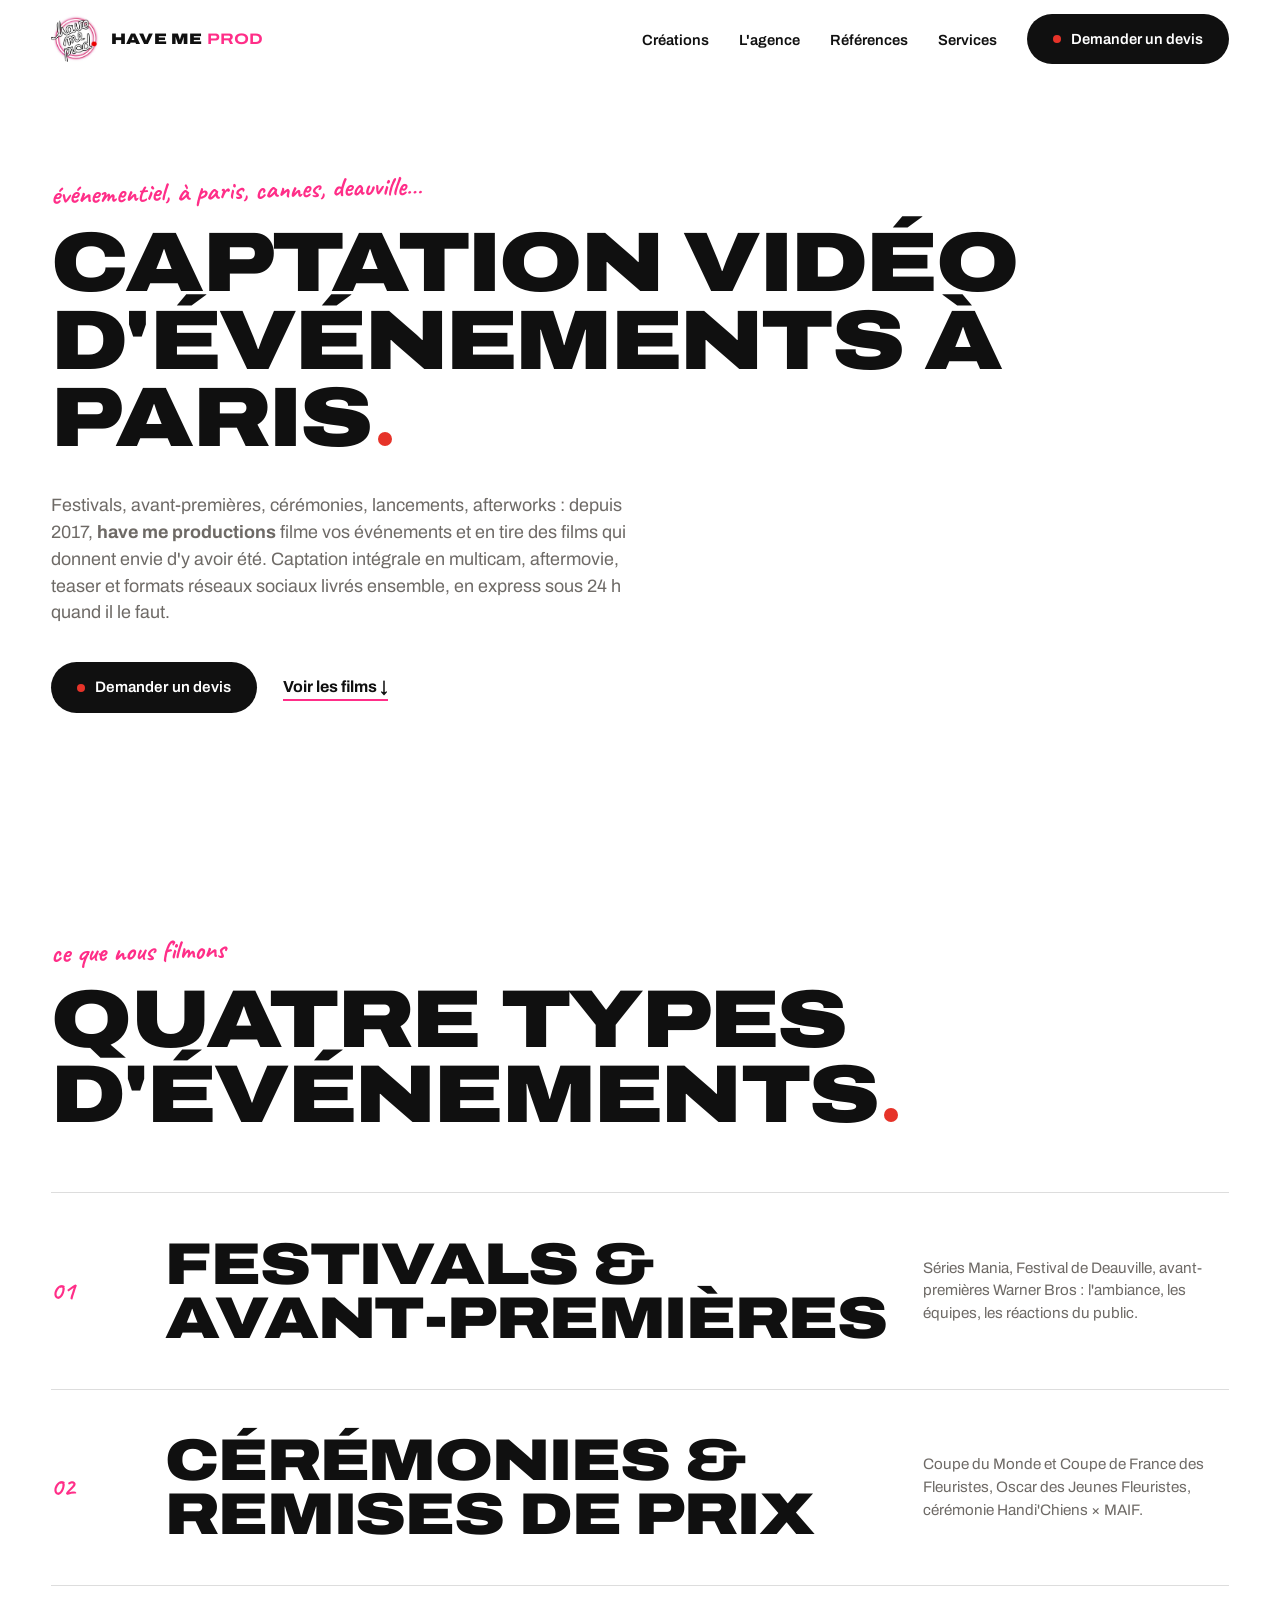
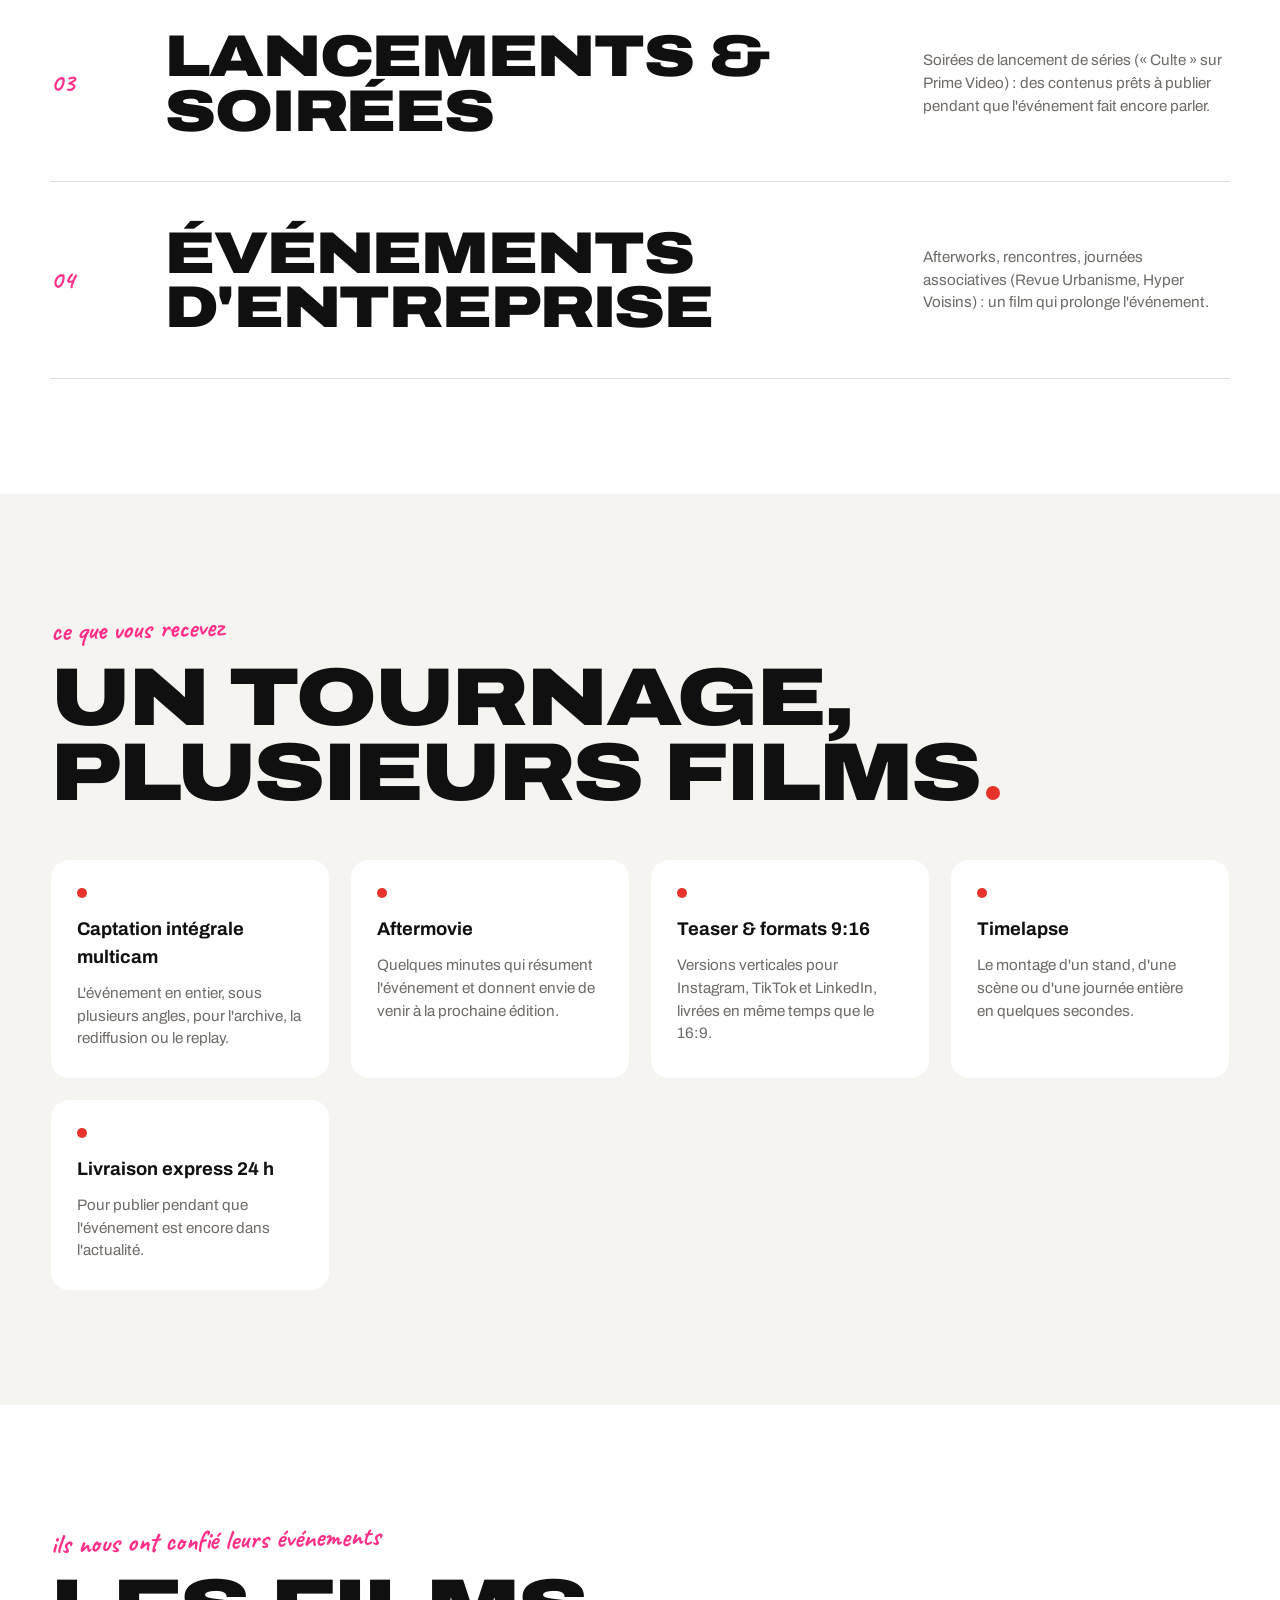
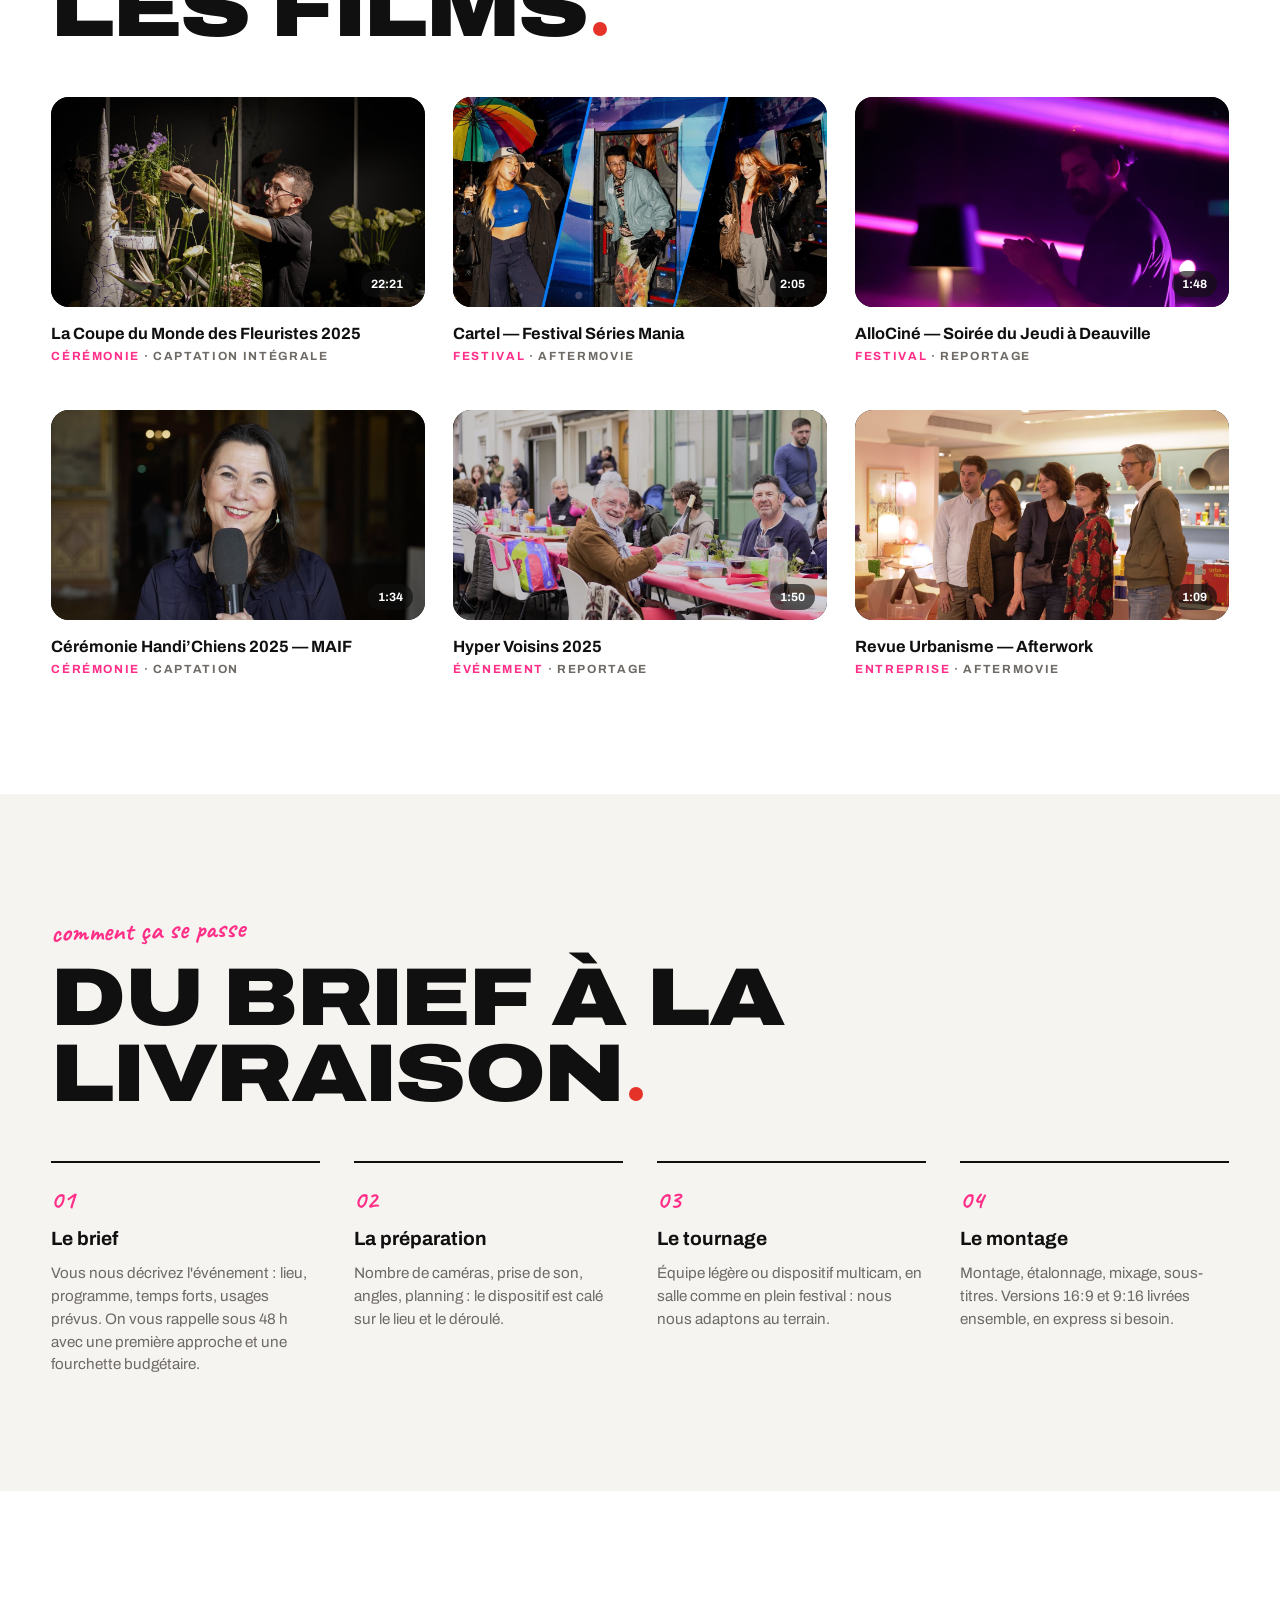
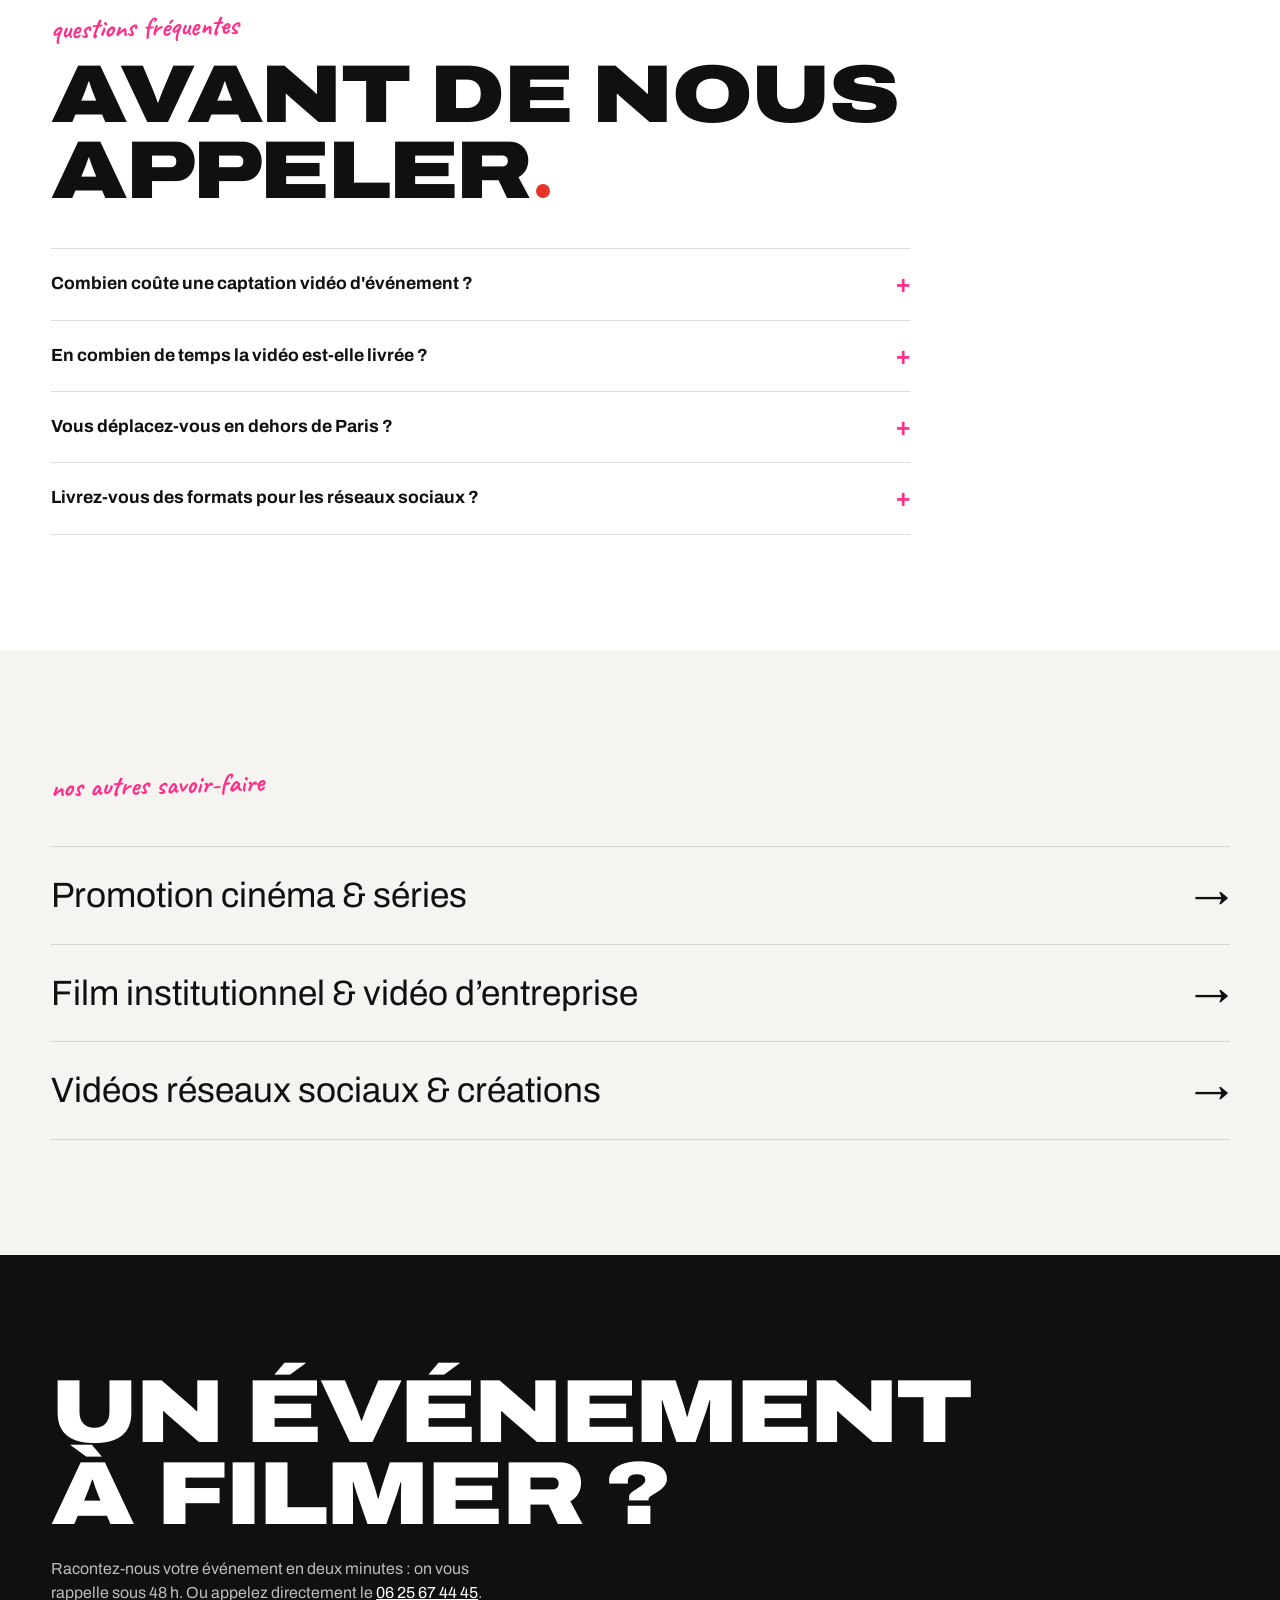
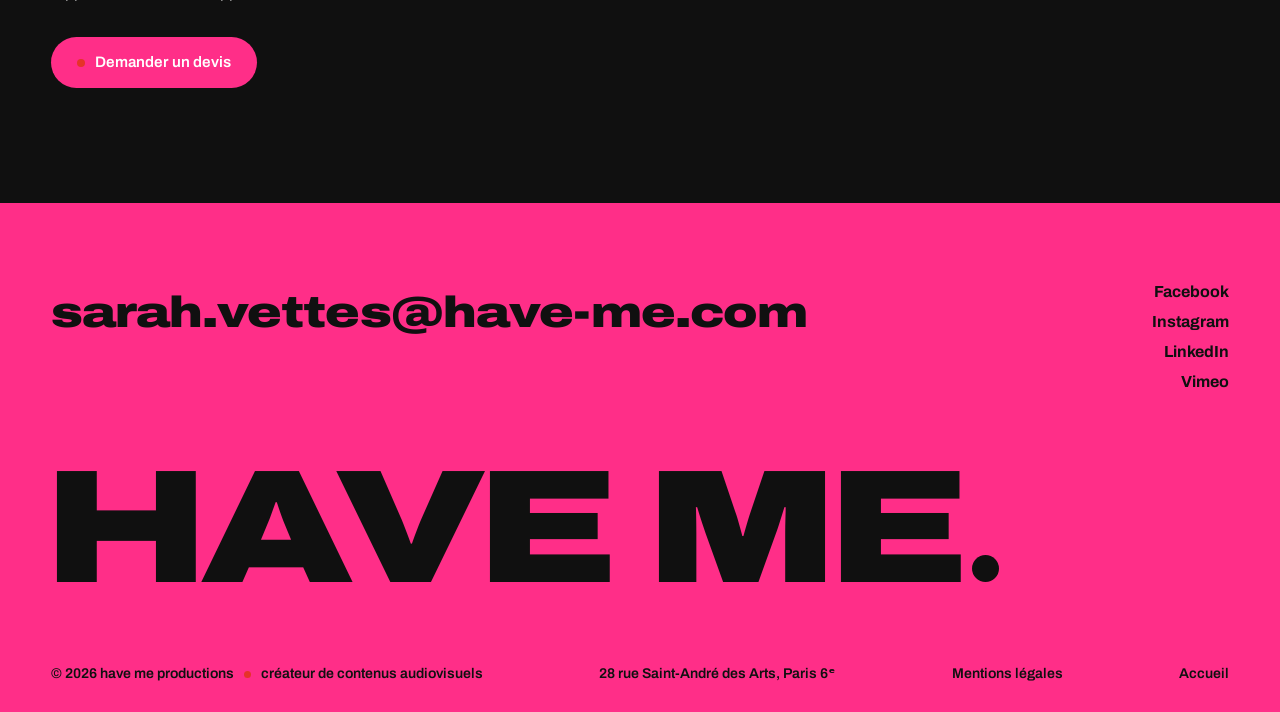
<file: captation-video-evenement/index.html>
<!DOCTYPE html>
<html lang="fr">
<head>
<meta charset="UTF-8">
<meta name="robots" content="noindex, nofollow">
<meta name="viewport" content="width=device-width, initial-scale=1.0">
<title>Captation vidéo d'événements à Paris — have me productions</title>
<meta name="description" content="Captation multicam, aftermovie, teaser et formats 9:16 pour vos festivals, cérémonies, lancements et soirées d'entreprise. Livraison express 24 h. Agence vidéo à Paris 6ᵉ.">
<link rel="canonical" href="https://have-me.com/captation-video-evenement/">
<meta property="og:type" content="website">
<meta property="og:title" content="Captation vidéo d'événements à Paris — have me productions">
<meta property="og:description" content="Festivals, cérémonies, lancements, afterworks : captation multicam, aftermovie et formats réseaux sociaux livrés ensemble.">
<meta property="og:url" content="https://have-me.com/captation-video-evenement/">
<meta property="og:image" content="https://have-me.com/assets/thumbs/1138021515.jpg">
<meta property="og:locale" content="fr_FR">
<link rel="icon" href="../public/logohaveme.jpeg">
<link rel="preconnect" href="https://fonts.googleapis.com">
<link rel="preconnect" href="https://fonts.gstatic.com" crossorigin>
<link href="https://fonts.googleapis.com/css2?family=Archivo:ital,wdth,wght@0,62..125,100..900;1,62..125,100..900&family=Caveat:wght@400..700&display=swap" rel="stylesheet">
<link rel="stylesheet" href="../css/style.css?v=1792332435">
<script type="application/ld+json">
{
  "@context": "https://schema.org",
  "@graph": [
    {
      "@type": "Service",
      "@id": "https://have-me.com/captation-video-evenement/#service",
      "name": "Captation vidéo d'événements",
      "serviceType": "Captation vidéo d'événements",
      "description": "Captation multicam, aftermovie, teaser, timelapse et formats 9:16 pour festivals, cérémonies, lancements et événements d'entreprise. Livraison express 24 h.",
      "provider": { "@id": "https://have-me.com/#agence", "@type": "ProfessionalService", "name": "have me productions", "url": "https://have-me.com/" },
      "areaServed": "France",
      "url": "https://have-me.com/captation-video-evenement/"
    },
    {
      "@type": "BreadcrumbList",
      "itemListElement": [
        { "@type": "ListItem", "position": 1, "name": "Accueil", "item": "https://have-me.com/" },
        { "@type": "ListItem", "position": 2, "name": "Captation vidéo d'événements", "item": "https://have-me.com/captation-video-evenement/" }
      ]
    }
  ]
}
</script>
<script type="application/ld+json">
{
 "@context": "https://schema.org",
 "@graph": [
  {
   "@type": "VideoObject",
   "name": "La Coupe du Monde des Fleuristes 2025",
   "description": "Captation (événementiel) réalisé par have me productions, agence de création audiovisuelle à Paris.",
   "thumbnailUrl": "https://have-me.com/assets/thumbs/1138021515.jpg",
   "uploadDate": "2025-11-18",
   "duration": "PT22M21S",
   "embedUrl": "https://player.vimeo.com/video/1138021515",
   "publisher": {
    "@id": "https://have-me.com/#agence"
   }
  },
  {
   "@type": "VideoObject",
   "name": "Cartel — Festival Séries Mania",
   "description": "Aftermovie (cinéma et séries) réalisé par have me productions, agence de création audiovisuelle à Paris.",
   "thumbnailUrl": "https://have-me.com/assets/thumbs/1138025530.jpg",
   "uploadDate": "2025-11-18",
   "duration": "PT2M5S",
   "embedUrl": "https://player.vimeo.com/video/1138025530",
   "publisher": {
    "@id": "https://have-me.com/#agence"
   }
  },
  {
   "@type": "VideoObject",
   "name": "AlloCiné — Soirée du Jeudi à Deauville",
   "description": "Reportage (cinéma et séries) réalisé par have me productions, agence de création audiovisuelle à Paris.",
   "thumbnailUrl": "https://have-me.com/assets/thumbs/1138018758.jpg",
   "uploadDate": "2025-11-18",
   "duration": "PT1M48S",
   "embedUrl": "https://player.vimeo.com/video/1138018758",
   "publisher": {
    "@id": "https://have-me.com/#agence"
   }
  },
  {
   "@type": "VideoObject",
   "name": "Cérémonie Handi’Chiens 2025 — MAIF",
   "description": "Captation (causes engagées) réalisé par have me productions, agence de création audiovisuelle à Paris.",
   "thumbnailUrl": "https://have-me.com/assets/thumbs/1138038937.jpg",
   "uploadDate": "2025-11-18",
   "duration": "PT1M34S",
   "embedUrl": "https://player.vimeo.com/video/1138038937",
   "publisher": {
    "@id": "https://have-me.com/#agence"
   }
  },
  {
   "@type": "VideoObject",
   "name": "Hyper Voisins 2025",
   "description": "Reportage (événementiel) réalisé par have me productions, agence de création audiovisuelle à Paris.",
   "thumbnailUrl": "https://have-me.com/assets/thumbs/1138020257.jpg",
   "uploadDate": "2025-11-18",
   "duration": "PT1M50S",
   "embedUrl": "https://player.vimeo.com/video/1138020257",
   "publisher": {
    "@id": "https://have-me.com/#agence"
   }
  },
  {
   "@type": "VideoObject",
   "name": "Revue Urbanisme — Afterwork",
   "description": "Aftermovie (événementiel) réalisé par have me productions, agence de création audiovisuelle à Paris.",
   "thumbnailUrl": "https://have-me.com/assets/thumbs/1138014856.jpg",
   "uploadDate": "2025-11-18",
   "duration": "PT1M9S",
   "embedUrl": "https://player.vimeo.com/video/1138014856",
   "publisher": {
    "@id": "https://have-me.com/#agence"
   }
  }
 ]
}
</script>
</head>
<body class="page-service">

<header class="header">
  <a class="header__logo" href="../" aria-label="have me productions, accueil">
    <img src="../public/logohaveme.jpeg" alt="Logo have me prod" width="48" height="48">
    <span class="header__nom">have me<b>prod</b></span>
  </a>
  <button class="burger" type="button" aria-label="Ouvrir le menu" aria-expanded="false" aria-controls="menu">
    <span></span><span></span>
  </button>
  <nav class="header__nav" id="menu" aria-label="Navigation principale">
    <ul>
      <li><a class="roll" href="../#creations"><span data-t="Créations">Créations</span></a></li>
      <li><a class="roll" href="../#agence"><span data-t="L'agence">L'agence</span></a></li>
      <li><a class="roll" href="../#references"><span data-t="Références">Références</span></a></li>
      <li><a class="roll" href="../#services"><span data-t="Services">Services</span></a></li>
      <li><a class="btn" href="../#devis"><span class="dot"></span>Demander un devis</a></li>
    </ul>
  </nav>
</header>

<main>
  <section class="ps-hero">
    <div class="section__inner">
      <span class="eyebrow">événementiel, à paris, cannes, deauville…</span>
      <h1 class="titre">Captation vidéo d'événements à <span class="nowrap">Paris<span class="point" aria-hidden="true"></span></span></h1>
      <p class="ps-hero__lead">
        Festivals, avant-premières, cérémonies, lancements, afterworks : depuis 2017,
        <strong>have me productions</strong> filme vos événements et en tire des films qui donnent
        envie d'y avoir été. Captation intégrale en multicam, aftermovie, teaser et formats
        réseaux sociaux livrés ensemble, en express sous 24&nbsp;h quand il le faut.
      </p>
      <div class="ps-hero__actions">
        <a class="btn" href="../#devis"><span class="dot"></span>Demander un devis</a>
        <a class="ps-lien" href="#films">Voir les films ↓</a>
      </div>
    </div>
  </section>

  <section class="ps-section">
    <div class="section__inner">
      <span class="eyebrow">ce que nous filmons</span>
      <h2 class="titre section__titre">Quatre types <span class="nowrap">d'événements<span class="point" aria-hidden="true"></span></span></h2>
      <ol class="services__liste">
        <li class="service">
          <span class="service__num">01</span>
          <h3 class="titre service__nom">Festivals &amp; avant-premières</h3>
          <p class="service__detail">Séries Mania, Festival de Deauville, avant-premières Warner Bros : l'ambiance, les équipes, les réactions du public.</p>
        </li>
        <li class="service">
          <span class="service__num">02</span>
          <h3 class="titre service__nom">Cérémonies &amp; remises de prix</h3>
          <p class="service__detail">Coupe du Monde et Coupe de France des Fleuristes, Oscar des Jeunes Fleuristes, cérémonie Handi'Chiens × MAIF.</p>
        </li>
        <li class="service">
          <span class="service__num">03</span>
          <h3 class="titre service__nom">Lancements &amp; soirées</h3>
          <p class="service__detail">Soirées de lancement de séries (« Culte » sur Prime Video) : des contenus prêts à publier pendant que l'événement fait encore parler.</p>
        </li>
        <li class="service">
          <span class="service__num">04</span>
          <h3 class="titre service__nom">Événements d'entreprise</h3>
          <p class="service__detail">Afterworks, rencontres, journées associatives (Revue Urbanisme, Hyper Voisins) : un film qui prolonge l'événement.</p>
        </li>
      </ol>
    </div>
  </section>

  <section class="ps-section ps-papier">
    <div class="section__inner">
      <span class="eyebrow">ce que vous recevez</span>
      <h2 class="titre section__titre">Un tournage, plusieurs <span class="nowrap">films<span class="point" aria-hidden="true"></span></span></h2>
      <ul class="ps-formats">
        <li><i class="point"></i><h3>Captation intégrale multicam</h3><p>L'événement en entier, sous plusieurs angles, pour l'archive, la rediffusion ou le replay.</p></li>
        <li><i class="point"></i><h3>Aftermovie</h3><p>Quelques minutes qui résument l'événement et donnent envie de venir à la prochaine édition.</p></li>
        <li><i class="point"></i><h3>Teaser &amp; formats 9:16</h3><p>Versions verticales pour Instagram, TikTok et LinkedIn, livrées en même temps que le 16:9.</p></li>
        <li><i class="point"></i><h3>Timelapse</h3><p>Le montage d'un stand, d'une scène ou d'une journée entière en quelques secondes.</p></li>
        <li><i class="point"></i><h3>Livraison express 24 h</h3><p>Pour publier pendant que l'événement est encore dans l'actualité.</p></li>
      </ul>
    </div>
  </section>

  <section class="ps-section" id="films">
    <div class="section__inner">
      <span class="eyebrow">ils nous ont confié leurs événements</span>
      <h2 class="titre section__titre">Les <span class="nowrap">films<span class="point" aria-hidden="true"></span></span></h2>
      <div class="grille">
        <button class="carte" type="button" data-video="1138021515"><span class="carte__media"><img src="../assets/thumbs/1138021515.jpg" alt="Captation de la Coupe du Monde des Fleuristes 2025" loading="lazy" width="1280" height="720"><span class="carte__duree">22:21</span></span><span class="carte__titre">La Coupe du Monde des Fleuristes 2025</span><span class="carte__meta"><b>Cérémonie</b> · captation intégrale</span></button>
        <button class="carte" type="button" data-video="1138025530"><span class="carte__media"><img src="../assets/thumbs/1138025530.jpg" alt="Aftermovie du Festival Séries Mania pour l'agence Cartel" loading="lazy" width="1280" height="720"><span class="carte__duree">2:05</span></span><span class="carte__titre">Cartel — Festival Séries Mania</span><span class="carte__meta"><b>Festival</b> · aftermovie</span></button>
        <button class="carte" type="button" data-video="1138018758"><span class="carte__media"><img src="../assets/thumbs/1138018758.jpg" alt="Soirée AlloCiné au Festival de Deauville" loading="lazy" width="1280" height="720"><span class="carte__duree">1:48</span></span><span class="carte__titre">AlloCiné — Soirée du Jeudi à Deauville</span><span class="carte__meta"><b>Festival</b> · reportage</span></button>
        <button class="carte" type="button" data-video="1138038937"><span class="carte__media"><img src="../assets/thumbs/1138038937.jpg" alt="Cérémonie Handi'Chiens 2025 avec la MAIF" loading="lazy" width="1280" height="720"><span class="carte__duree">1:34</span></span><span class="carte__titre">Cérémonie Handi’Chiens 2025 — MAIF</span><span class="carte__meta"><b>Cérémonie</b> · captation</span></button>
        <button class="carte" type="button" data-video="1138020257"><span class="carte__media"><img src="../assets/thumbs/1138020257.jpg" alt="Reportage sur l'événement Hyper Voisins 2025" loading="lazy" width="1280" height="720"><span class="carte__duree">1:50</span></span><span class="carte__titre">Hyper Voisins 2025</span><span class="carte__meta"><b>Événement</b> · reportage</span></button>
        <button class="carte" type="button" data-video="1138014856"><span class="carte__media"><img src="../assets/thumbs/1138014856.jpg" alt="Aftermovie de l'afterwork de la Revue Urbanisme" loading="lazy" width="1280" height="720"><span class="carte__duree">1:09</span></span><span class="carte__titre">Revue Urbanisme — Afterwork</span><span class="carte__meta"><b>Entreprise</b> · aftermovie</span></button>
      </div>
    </div>
  </section>

  <section class="ps-section ps-papier">
    <div class="section__inner">
      <span class="eyebrow">comment ça se passe</span>
      <h2 class="titre section__titre">Du brief à la <span class="nowrap">livraison<span class="point" aria-hidden="true"></span></span></h2>
      <ol class="ps-etapes">
        <li><h3>Le brief</h3><p>Vous nous décrivez l'événement : lieu, programme, temps forts, usages prévus. On vous rappelle sous 48&nbsp;h avec une première approche et une fourchette budgétaire.</p></li>
        <li><h3>La préparation</h3><p>Nombre de caméras, prise de son, angles, planning : le dispositif est calé sur le lieu et le déroulé.</p></li>
        <li><h3>Le tournage</h3><p>Équipe légère ou dispositif multicam, en salle comme en plein festival : nous nous adaptons au terrain.</p></li>
        <li><h3>Le montage</h3><p>Montage, étalonnage, mixage, sous-titres. Versions 16:9 et 9:16 livrées ensemble, en express si besoin.</p></li>
      </ol>
    </div>
  </section>

  <section class="ps-section">
    <div class="section__inner">
      <span class="eyebrow">questions fréquentes</span>
      <h2 class="titre section__titre">Avant de nous <span class="nowrap">appeler<span class="point" aria-hidden="true"></span></span></h2>
      <div class="ps-faq">
        <details>
          <summary>Combien coûte une captation vidéo d'événement&nbsp;?</summary>
          <p>Le budget dépend de la durée de l'événement, du nombre de caméras et des films à livrer. Décrivez votre projet dans le formulaire : nous revenons vers vous sous 48&nbsp;h avec une fourchette budgétaire.</p>
        </details>
        <details>
          <summary>En combien de temps la vidéo est-elle livrée&nbsp;?</summary>
          <p>En express sous 24&nbsp;h pour un aftermovie ou des formats réseaux sociaux. Pour une captation intégrale, le délai est fixé avec vous au moment du devis.</p>
        </details>
        <details>
          <summary>Vous déplacez-vous en dehors de Paris&nbsp;?</summary>
          <p>Oui. Nous avons notamment tourné à Cannes et au Festival de Deauville.</p>
        </details>
        <details>
          <summary>Livrez-vous des formats pour les réseaux sociaux&nbsp;?</summary>
          <p>Oui : chaque film peut être livré en 16:9 et en 9:16, en même temps.</p>
        </details>
      </div>
    </div>
  </section>

  <section class="ps-section ps-papier">
    <div class="section__inner">
      <span class="eyebrow">nos autres savoir-faire</span>
      <ul class="ps-autres">
        <li><a href="../promotion-cinema-series/">Promotion cinéma &amp; séries <span aria-hidden="true">→</span></a></li>
        <li><a href="../film-institutionnel/">Film institutionnel &amp; vidéo d’entreprise <span aria-hidden="true">→</span></a></li>
        <li><a href="../video-reseaux-sociaux/">Vidéos réseaux sociaux &amp; créations <span aria-hidden="true">→</span></a></li>
      </ul>
    </div>
  </section>

  <section class="ps-section ps-cta">
    <div class="section__inner">
      <h2 class="titre">Un événement <span class="nowrap">à filmer&nbsp;?</span></h2>
      <p>Racontez-nous votre événement en deux minutes : on vous rappelle sous 48&nbsp;h. Ou appelez directement le <a href="tel:+33625674445">06 25 67 44 45</a>.</p>
      <a class="btn btn--rose" href="../#devis"><span class="dot"></span>Demander un devis</a>
    </div>
  </section>
</main>

<footer class="footer">
  <div class="footer__haut">
    <a class="footer__mail" href="mailto:sarah.vettes@have-me.com">sarah.vettes@have-me.com</a>
    <ul class="footer__socials">
      <li><a class="roll" href="https://www.facebook.com/havemeprod/" target="_blank" rel="noopener"><span data-t="Facebook">Facebook</span></a></li>
      <li><a class="roll" href="https://www.instagram.com/have_me_productions/" target="_blank" rel="noopener"><span data-t="Instagram">Instagram</span></a></li>
      <li><a class="roll" href="https://www.linkedin.com/company/have-me-productions/" target="_blank" rel="noopener"><span data-t="LinkedIn">LinkedIn</span></a></li>
      <li><a class="roll" href="https://vimeo.com/haveme" target="_blank" rel="noopener"><span data-t="Vimeo">Vimeo</span></a></li>
    </ul>
  </div>
  <p class="footer__marque titre" aria-hidden="true">have me<span class="point"></span></p>
  <div class="footer__bas">
    <span>© 2026 have me productions<span class="dot"></span>créateur de contenus audiovisuels</span>
    <span>28 rue Saint-André des Arts, Paris 6ᵉ</span>
    <a href="../mentions-legales.html">Mentions légales</a>
    <a href="../">Accueil</a>
  </div>
</footer>

<script src="../js/service.js?v=1792332435"></script>
</body>
</html>
</file>
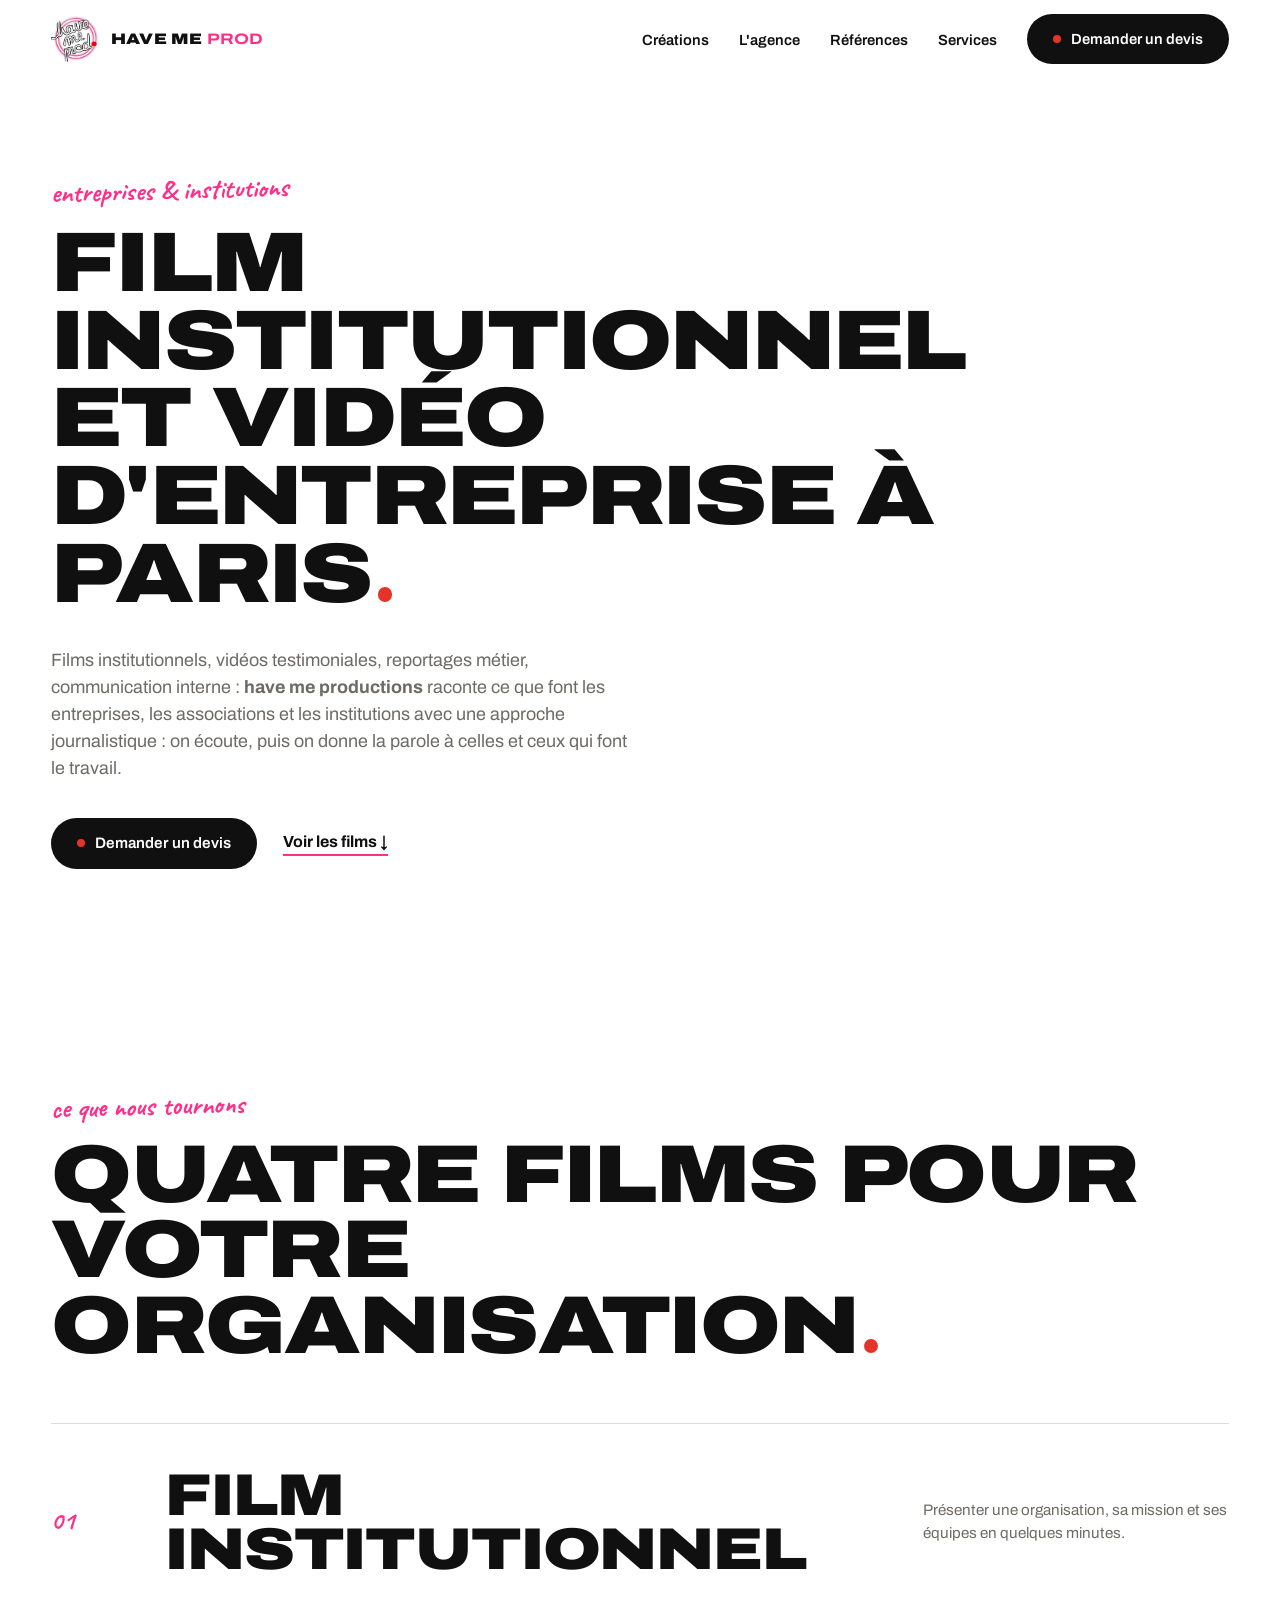
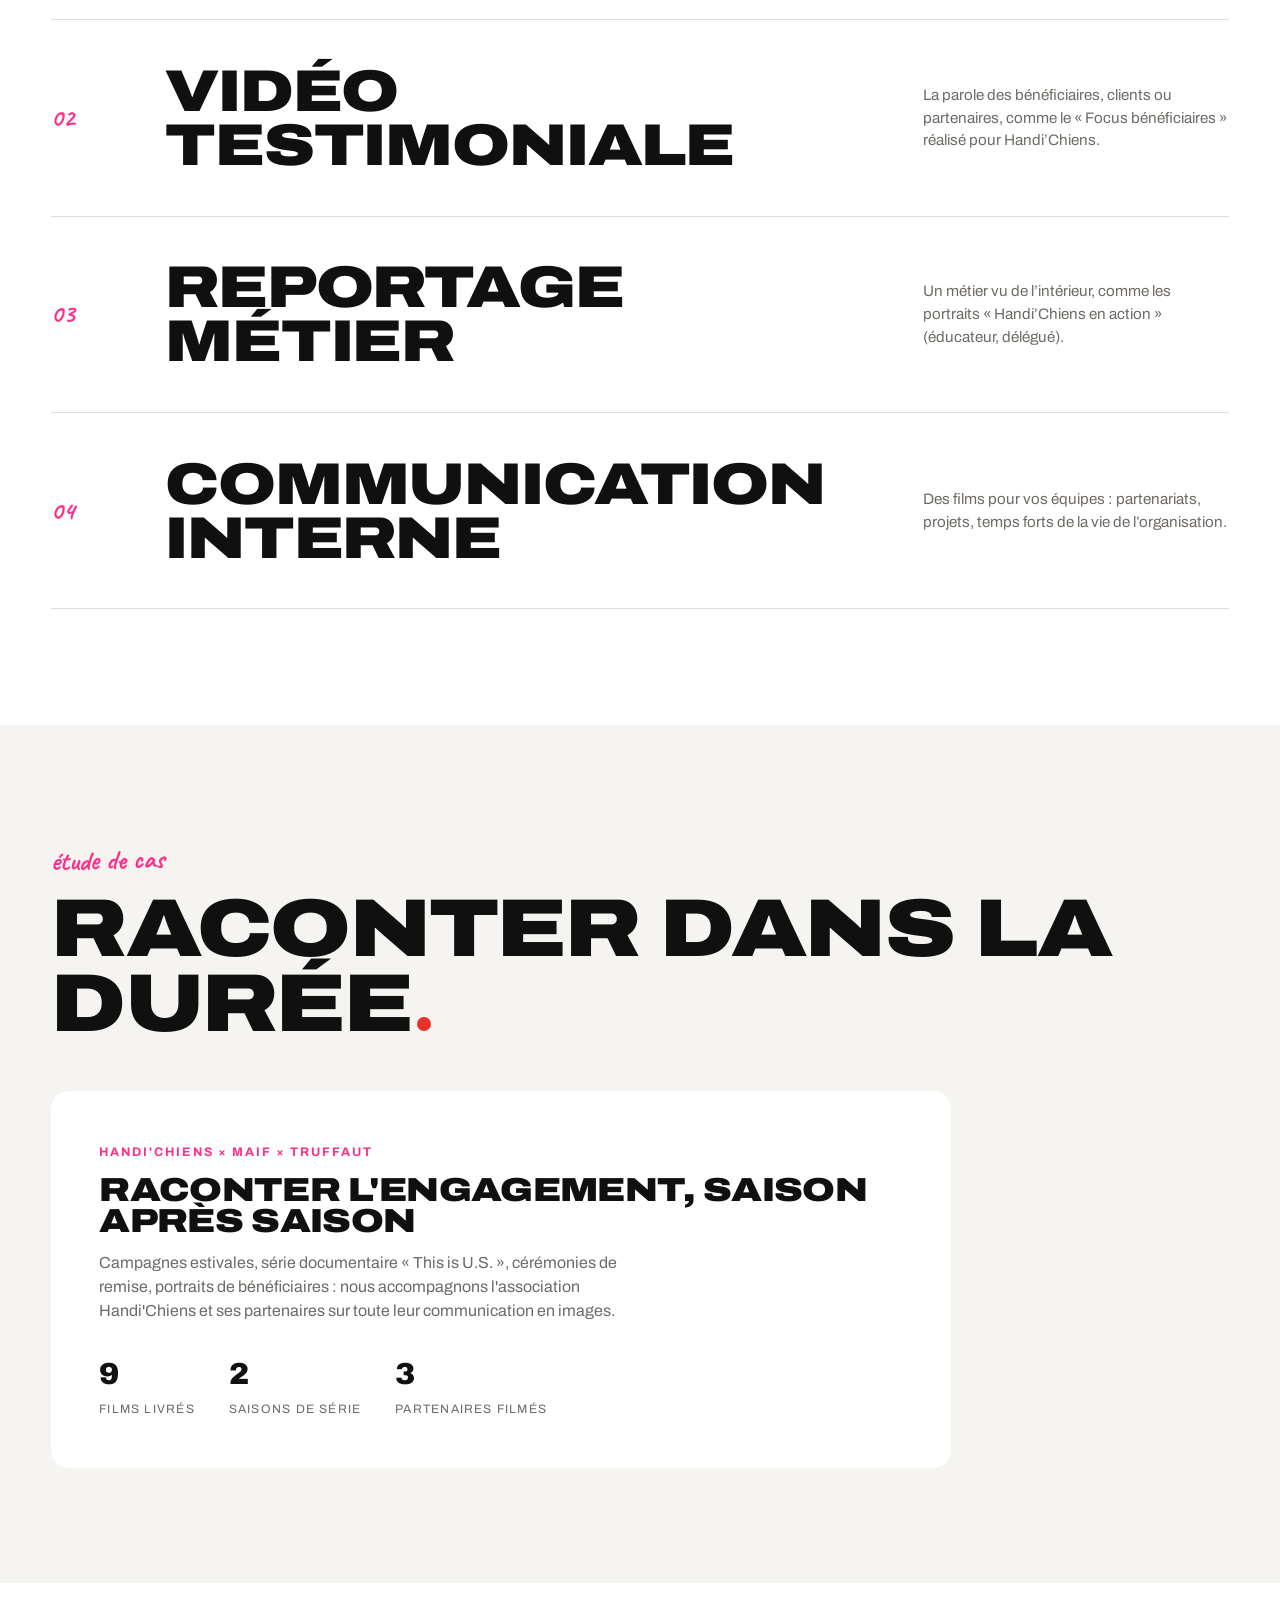
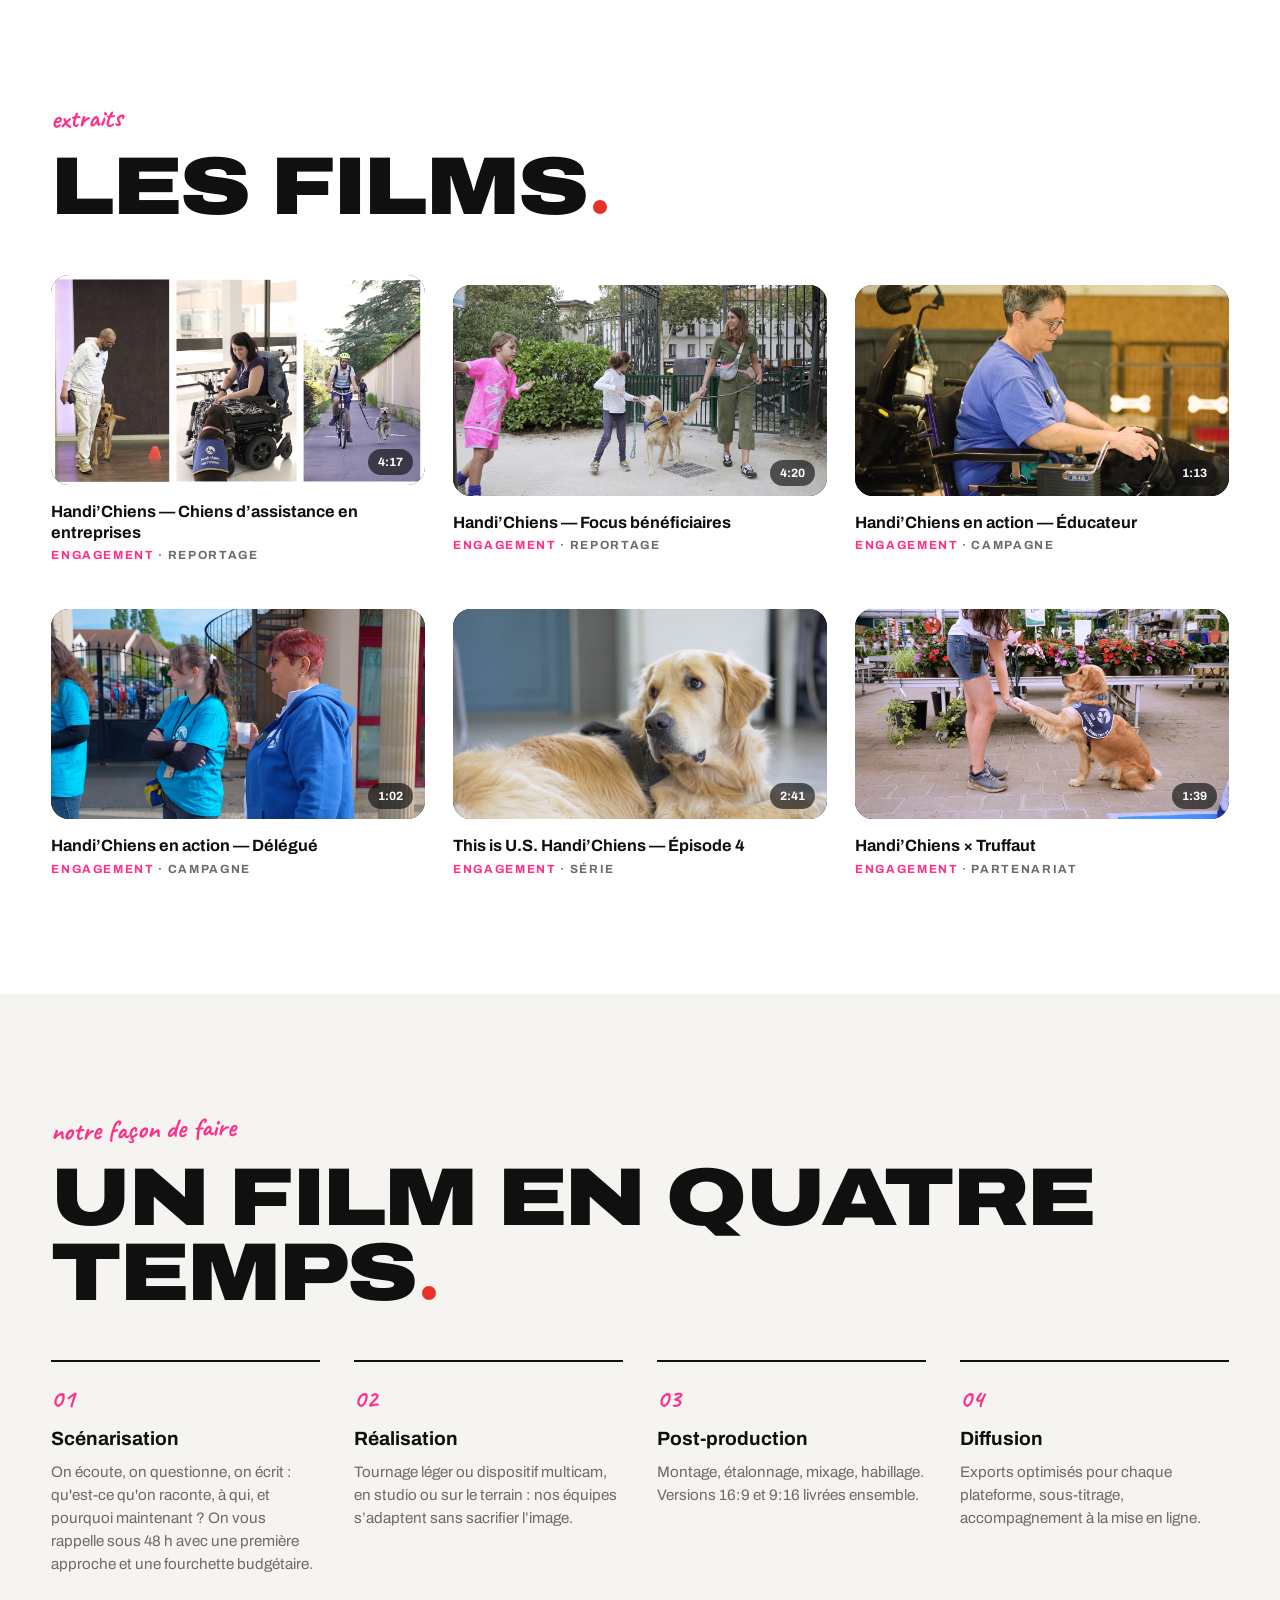
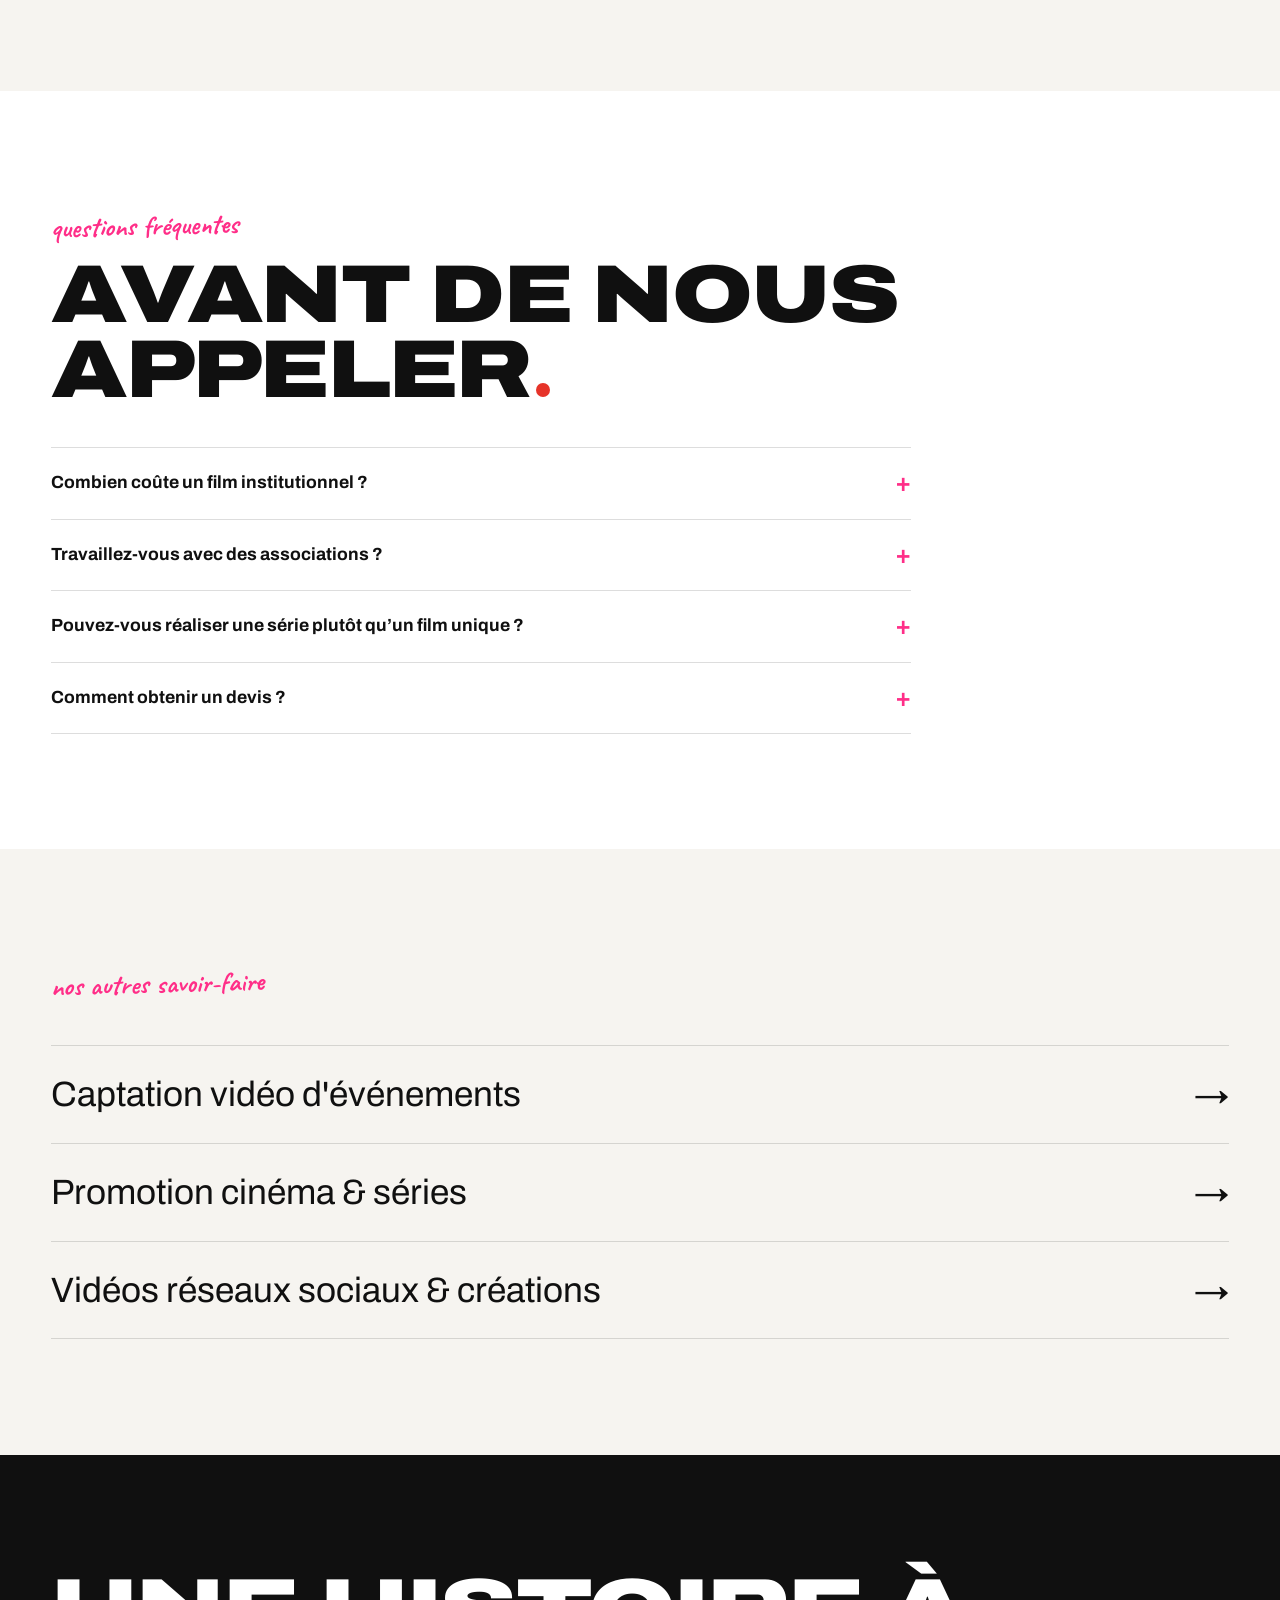
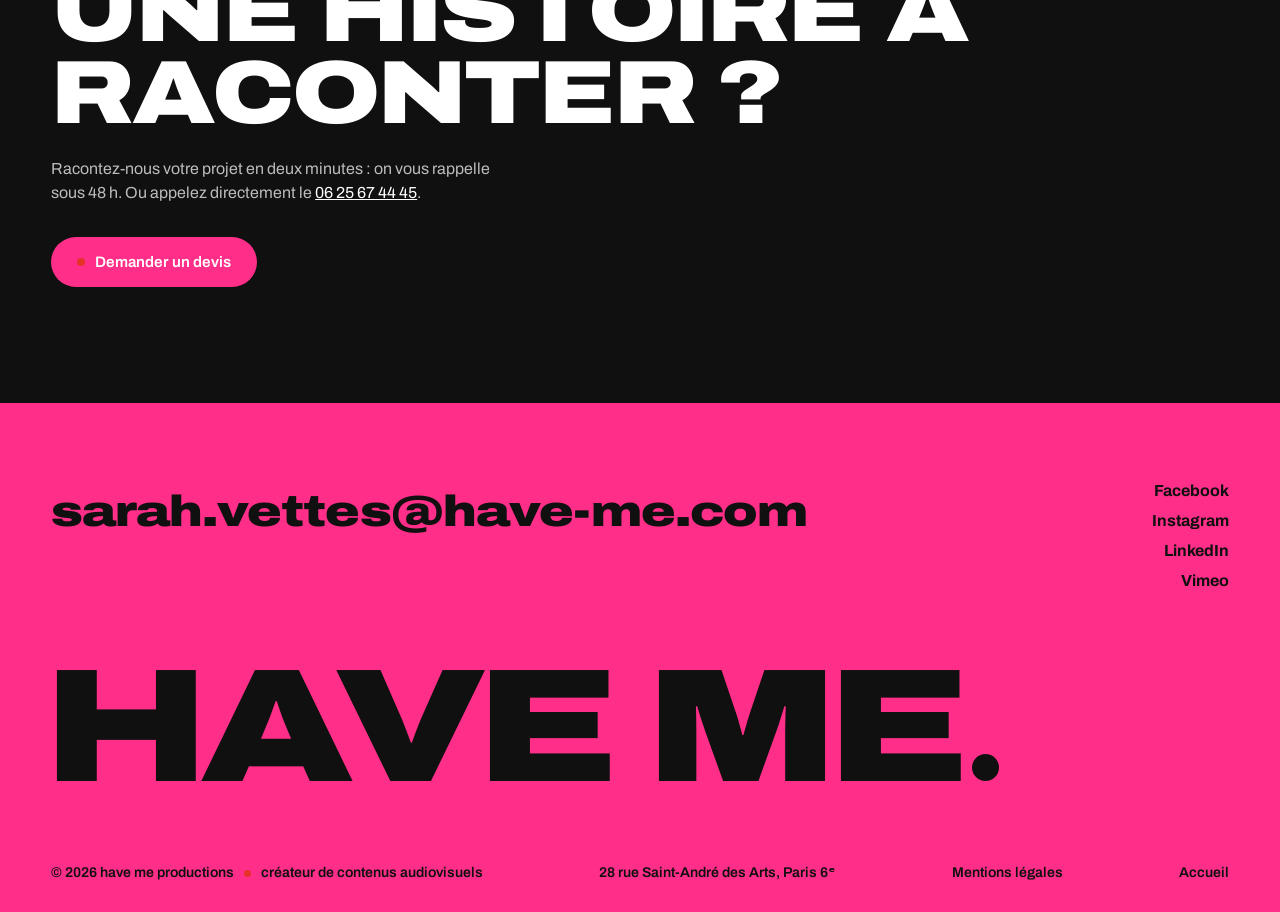
<file: film-institutionnel/index.html>
<!DOCTYPE html>
<html lang="fr">
<head>
<meta charset="UTF-8">
<meta name="robots" content="noindex, nofollow">
<meta name="viewport" content="width=device-width, initial-scale=1.0">
<title>Film institutionnel et vidéo d'entreprise à Paris — have me productions</title>
<meta name="description" content="Film institutionnel, vidéo testimoniale, reportage métier et communication interne pour les entreprises, associations et institutions. Agence vidéo à Paris 6ᵉ.">
<link rel="canonical" href="https://have-me.com/film-institutionnel/">
<meta property="og:type" content="website">
<meta property="og:title" content="Film institutionnel et vidéo d'entreprise à Paris — have me productions">
<meta property="og:description" content="Film institutionnel, vidéo testimoniale, reportage métier et communication interne pour les entreprises, associations et institutions. Agence vidéo à Paris 6ᵉ.">
<meta property="og:url" content="https://have-me.com/film-institutionnel/">
<meta property="og:image" content="https://have-me.com/assets/thumbs/1138053459.jpg">
<meta property="og:locale" content="fr_FR">
<link rel="icon" href="../public/logohaveme.jpeg">
<link rel="preconnect" href="https://fonts.googleapis.com">
<link rel="preconnect" href="https://fonts.gstatic.com" crossorigin>
<link href="https://fonts.googleapis.com/css2?family=Archivo:ital,wdth,wght@0,62..125,100..900;1,62..125,100..900&family=Caveat:wght@400..700&display=swap" rel="stylesheet">
<link rel="stylesheet" href="../css/style.css?v=1792332435">
<script type="application/ld+json">
{
  "@context": "https://schema.org",
  "@graph": [
    {
      "@type": "Service",
      "@id": "https://have-me.com/film-institutionnel/#service",
      "name": "Film institutionnel et vidéo d'entreprise",
      "serviceType": "Film institutionnel et vidéo d'entreprise",
      "description": "Film institutionnel, vidéo testimoniale, reportage métier et communication interne pour les entreprises, associations et institutions. Agence vidéo à Paris 6ᵉ.",
      "areaServed": "France",
      "url": "https://have-me.com/film-institutionnel/",
      "provider": {
        "@id": "https://have-me.com/#agence",
        "@type": "ProfessionalService",
        "name": "have me productions",
        "url": "https://have-me.com/"
      }
    },
    {
      "@type": "BreadcrumbList",
      "itemListElement": [
        {
          "@type": "ListItem",
          "position": 1,
          "name": "Accueil",
          "item": "https://have-me.com/"
        },
        {
          "@type": "ListItem",
          "position": 2,
          "name": "Film institutionnel et vidéo d'entreprise",
          "item": "https://have-me.com/film-institutionnel/"
        }
      ]
    }
  ]
}
</script>
<script type="application/ld+json">
{
 "@context": "https://schema.org",
 "@graph": [
  {
   "@type": "VideoObject",
   "name": "Handi’Chiens — Chiens d’assistance en entreprises",
   "description": "Reportage (causes engagées) réalisé par have me productions, agence de création audiovisuelle à Paris.",
   "thumbnailUrl": "https://have-me.com/assets/thumbs/1138053459.jpg",
   "uploadDate": "2025-11-18",
   "duration": "PT4M17S",
   "embedUrl": "https://player.vimeo.com/video/1138053459",
   "publisher": {
    "@id": "https://have-me.com/#agence"
   }
  },
  {
   "@type": "VideoObject",
   "name": "Handi’Chiens — Focus bénéficiaires",
   "description": "Plongée dans le quotidien d’un bénéficiaire Handi’Chiens et la manière dont son chien d’assistance a changé sa vie � �",
   "thumbnailUrl": "https://have-me.com/assets/thumbs/1031859560.jpg",
   "uploadDate": "2024-11-21",
   "duration": "PT4M20S",
   "embedUrl": "https://player.vimeo.com/video/1031859560",
   "publisher": {
    "@id": "https://have-me.com/#agence"
   }
  },
  {
   "@type": "VideoObject",
   "name": "Handi’Chiens en action — Éducateur",
   "description": "Campagne (causes engagées) réalisé par have me productions, agence de création audiovisuelle à Paris.",
   "thumbnailUrl": "https://have-me.com/assets/thumbs/1138050593.jpg",
   "uploadDate": "2025-11-18",
   "duration": "PT1M13S",
   "embedUrl": "https://player.vimeo.com/video/1138050593",
   "publisher": {
    "@id": "https://have-me.com/#agence"
   }
  },
  {
   "@type": "VideoObject",
   "name": "Handi’Chiens en action — Délégué",
   "description": "Campagne (causes engagées) réalisé par have me productions, agence de création audiovisuelle à Paris.",
   "thumbnailUrl": "https://have-me.com/assets/thumbs/1138048302.jpg",
   "uploadDate": "2025-11-18",
   "duration": "PT1M2S",
   "embedUrl": "https://player.vimeo.com/video/1138048302",
   "publisher": {
    "@id": "https://have-me.com/#agence"
   }
  },
  {
   "@type": "VideoObject",
   "name": "This is U.S. Handi’Chiens — Épisode 4",
   "description": "Série (causes engagées) réalisé par have me productions, agence de création audiovisuelle à Paris.",
   "thumbnailUrl": "https://have-me.com/assets/thumbs/1138044675.jpg",
   "uploadDate": "2025-11-18",
   "duration": "PT2M41S",
   "embedUrl": "https://player.vimeo.com/video/1138044675",
   "publisher": {
    "@id": "https://have-me.com/#agence"
   }
  },
  {
   "@type": "VideoObject",
   "name": "Handi’Chiens × Truffaut",
   "description": "Partenariat (causes engagées) réalisé par have me productions, agence de création audiovisuelle à Paris.",
   "thumbnailUrl": "https://have-me.com/assets/thumbs/1138042494.jpg",
   "uploadDate": "2025-11-18",
   "duration": "PT1M39S",
   "embedUrl": "https://player.vimeo.com/video/1138042494",
   "publisher": {
    "@id": "https://have-me.com/#agence"
   }
  }
 ]
}
</script>
</head>
<body class="page-service">

<header class="header">
  <a class="header__logo" href="../" aria-label="have me productions, accueil">
    <img src="../public/logohaveme.jpeg" alt="Logo have me prod" width="48" height="48">
    <span class="header__nom">have me<b>prod</b></span>
  </a>
  <button class="burger" type="button" aria-label="Ouvrir le menu" aria-expanded="false" aria-controls="menu">
    <span></span><span></span>
  </button>
  <nav class="header__nav" id="menu" aria-label="Navigation principale">
    <ul>
      <li><a class="roll" href="../#creations"><span data-t="Créations">Créations</span></a></li>
      <li><a class="roll" href="../#agence"><span data-t="L'agence">L'agence</span></a></li>
      <li><a class="roll" href="../#references"><span data-t="Références">Références</span></a></li>
      <li><a class="roll" href="../#services"><span data-t="Services">Services</span></a></li>
      <li><a class="btn" href="../#devis"><span class="dot"></span>Demander un devis</a></li>
    </ul>
  </nav>
</header>

<main>
  <section class="ps-hero">
    <div class="section__inner">
      <span class="eyebrow">entreprises &amp; institutions</span>
      <h1 class="titre">Film institutionnel et vidéo d'entreprise à <span class="nowrap">Paris<span class="point" aria-hidden="true"></span></span></h1>
      <p class="ps-hero__lead">
        Films institutionnels, vidéos testimoniales, reportages métier, communication interne : <strong>have me productions</strong> raconte ce que font les entreprises, les associations et les institutions avec une approche journalistique : on écoute, puis on donne la parole à celles et ceux qui font le travail.
      </p>
      <div class="ps-hero__actions">
        <a class="btn" href="../#devis"><span class="dot"></span>Demander un devis</a>
        <a class="ps-lien" href="#films">Voir les films ↓</a>
      </div>
    </div>
  </section>

  <section class="ps-section">
    <div class="section__inner">
      <span class="eyebrow">ce que nous tournons</span>
      <h2 class="titre section__titre">Quatre films pour votre <span class="nowrap">organisation<span class="point" aria-hidden="true"></span></span></h2>
      <ol class="services__liste">
        <li class="service">
          <span class="service__num">01</span>
          <h3 class="titre service__nom">Film institutionnel</h3>
          <p class="service__detail">Présenter une organisation, sa mission et ses équipes en quelques minutes.</p>
        </li>
        <li class="service">
          <span class="service__num">02</span>
          <h3 class="titre service__nom">Vidéo testimoniale</h3>
          <p class="service__detail">La parole des bénéficiaires, clients ou partenaires, comme le « Focus bénéficiaires » réalisé pour Handi’Chiens.</p>
        </li>
        <li class="service">
          <span class="service__num">03</span>
          <h3 class="titre service__nom">Reportage métier</h3>
          <p class="service__detail">Un métier vu de l’intérieur, comme les portraits « Handi’Chiens en action » (éducateur, délégué).</p>
        </li>
        <li class="service">
          <span class="service__num">04</span>
          <h3 class="titre service__nom">Communication interne</h3>
          <p class="service__detail">Des films pour vos équipes : partenariats, projets, temps forts de la vie de l’organisation.</p>
        </li>
      </ol>
    </div>
  </section>

  <section class="ps-section ps-papier">
    <div class="section__inner">
      <span class="eyebrow">étude de cas</span>
      <h2 class="titre section__titre">Raconter dans la <span class="nowrap">durée<span class="point" aria-hidden="true"></span></span></h2>
      <div class="ps-cas">
        <span class="cas__client">Handi'Chiens × MAIF × Truffaut</span>
        <h3 class="titre">Raconter l'engagement, saison après saison</h3>
        <p>Campagnes estivales, série documentaire « This is U.S. », cérémonies de remise, portraits de bénéficiaires : nous accompagnons l'association Handi'Chiens et ses partenaires sur toute leur communication en images.</p>
        <div class="cas__chiffres"><div class="cas__chiffre"><b>9</b><span>films livrés</span></div><div class="cas__chiffre"><b>2</b><span>saisons de série</span></div><div class="cas__chiffre"><b>3</b><span>partenaires filmés</span></div></div>
      </div>
    </div>
  </section>

  <section class="ps-section" id="films">
    <div class="section__inner">
      <span class="eyebrow">extraits</span>
      <h2 class="titre section__titre">Les <span class="nowrap">films<span class="point" aria-hidden="true"></span></span></h2>
      <div class="grille">
        <button class="carte" type="button" data-video="1138053459"><span class="carte__media"><img src="../assets/thumbs/1138053459.jpg" alt="Handi’Chiens — Chiens d’assistance en entreprises" loading="lazy" width="1280" height="720"><span class="carte__duree">4:17</span></span><span class="carte__titre">Handi’Chiens — Chiens d’assistance en entreprises</span><span class="carte__meta"><b>Engagement</b> · reportage</span></button>
        <button class="carte" type="button" data-video="1031859560"><span class="carte__media"><img src="../assets/thumbs/1031859560.jpg" alt="Handi’Chiens — Focus bénéficiaires" loading="lazy" width="1280" height="720"><span class="carte__duree">4:20</span></span><span class="carte__titre">Handi’Chiens — Focus bénéficiaires</span><span class="carte__meta"><b>Engagement</b> · reportage</span></button>
        <button class="carte" type="button" data-video="1138050593"><span class="carte__media"><img src="../assets/thumbs/1138050593.jpg" alt="Handi’Chiens en action — Éducateur" loading="lazy" width="1280" height="720"><span class="carte__duree">1:13</span></span><span class="carte__titre">Handi’Chiens en action — Éducateur</span><span class="carte__meta"><b>Engagement</b> · campagne</span></button>
        <button class="carte" type="button" data-video="1138048302"><span class="carte__media"><img src="../assets/thumbs/1138048302.jpg" alt="Handi’Chiens en action — Délégué" loading="lazy" width="1280" height="720"><span class="carte__duree">1:02</span></span><span class="carte__titre">Handi’Chiens en action — Délégué</span><span class="carte__meta"><b>Engagement</b> · campagne</span></button>
        <button class="carte" type="button" data-video="1138044675"><span class="carte__media"><img src="../assets/thumbs/1138044675.jpg" alt="This is U.S. Handi’Chiens — Épisode 4" loading="lazy" width="1280" height="720"><span class="carte__duree">2:41</span></span><span class="carte__titre">This is U.S. Handi’Chiens — Épisode 4</span><span class="carte__meta"><b>Engagement</b> · série</span></button>
        <button class="carte" type="button" data-video="1138042494"><span class="carte__media"><img src="../assets/thumbs/1138042494.jpg" alt="Handi’Chiens × Truffaut" loading="lazy" width="1280" height="720"><span class="carte__duree">1:39</span></span><span class="carte__titre">Handi’Chiens × Truffaut</span><span class="carte__meta"><b>Engagement</b> · partenariat</span></button>
      </div>
    </div>
  </section>

  <section class="ps-section ps-papier">
    <div class="section__inner">
      <span class="eyebrow">notre façon de faire</span>
      <h2 class="titre section__titre">Un film en quatre <span class="nowrap">temps<span class="point" aria-hidden="true"></span></span></h2>
      <ol class="ps-etapes">
        <li><h3>Scénarisation</h3><p>On écoute, on questionne, on écrit : qu'est-ce qu'on raconte, à qui, et pourquoi maintenant ? On vous rappelle sous 48&nbsp;h avec une première approche et une fourchette budgétaire.</p></li>
        <li><h3>Réalisation</h3><p>Tournage léger ou dispositif multicam, en studio ou sur le terrain : nos équipes s’adaptent sans sacrifier l’image.</p></li>
        <li><h3>Post-production</h3><p>Montage, étalonnage, mixage, habillage. Versions 16:9 et 9:16 livrées ensemble.</p></li>
        <li><h3>Diffusion</h3><p>Exports optimisés pour chaque plateforme, sous-titrage, accompagnement à la mise en ligne.</p></li>
      </ol>
    </div>
  </section>

  <section class="ps-section">
    <div class="section__inner">
      <span class="eyebrow">questions fréquentes</span>
      <h2 class="titre section__titre">Avant de nous <span class="nowrap">appeler<span class="point" aria-hidden="true"></span></span></h2>
      <div class="ps-faq">
        <details>
          <summary>Combien coûte un film institutionnel&nbsp;?</summary>
          <p>Le budget dépend de la durée du film, du nombre de jours de tournage et des versions à livrer. Le formulaire de devis permet de nous donner ces éléments ; nous revenons vers vous avec une fourchette budgétaire.</p>
        </details>
        <details>
          <summary>Travaillez-vous avec des associations&nbsp;?</summary>
          <p>Oui : nous accompagnons l’association Handi’Chiens saison après saison, ainsi que ses partenaires MAIF et Truffaut.</p>
        </details>
        <details>
          <summary>Pouvez-vous réaliser une série plutôt qu’un film unique&nbsp;?</summary>
          <p>Oui : la série documentaire « This is U.S. » pour Handi’Chiens compte deux saisons.</p>
        </details>
        <details>
          <summary>Comment obtenir un devis&nbsp;?</summary>
          <p>Décrivez votre projet dans le formulaire de demande de devis : nous vous rappelons sous 48&nbsp;h avec une première approche et une fourchette budgétaire.</p>
        </details>
      </div>
    </div>
  </section>

  <section class="ps-section ps-papier">
    <div class="section__inner">
      <span class="eyebrow">nos autres savoir-faire</span>
      <ul class="ps-autres">
        <li><a href="../captation-video-evenement/">Captation vidéo d'événements <span aria-hidden="true">→</span></a></li>
        <li><a href="../promotion-cinema-series/">Promotion cinéma &amp; séries <span aria-hidden="true">→</span></a></li>
        <li><a href="../video-reseaux-sociaux/">Vidéos réseaux sociaux &amp; créations <span aria-hidden="true">→</span></a></li>
      </ul>
    </div>
  </section>

  <section class="ps-section ps-cta">
    <div class="section__inner">
      <h2 class="titre">Une histoire à <span class="nowrap">raconter&nbsp;?</span></h2>
      <p>Racontez-nous votre projet en deux minutes : on vous rappelle sous 48&nbsp;h. Ou appelez directement le <a href="tel:+33625674445">06 25 67 44 45</a>.</p>
      <a class="btn btn--rose" href="../#devis"><span class="dot"></span>Demander un devis</a>
    </div>
  </section>
</main>

<footer class="footer">
  <div class="footer__haut">
    <a class="footer__mail" href="mailto:sarah.vettes@have-me.com">sarah.vettes@have-me.com</a>
    <ul class="footer__socials">
      <li><a class="roll" href="https://www.facebook.com/havemeprod/" target="_blank" rel="noopener"><span data-t="Facebook">Facebook</span></a></li>
      <li><a class="roll" href="https://www.instagram.com/have_me_productions/" target="_blank" rel="noopener"><span data-t="Instagram">Instagram</span></a></li>
      <li><a class="roll" href="https://www.linkedin.com/company/have-me-productions/" target="_blank" rel="noopener"><span data-t="LinkedIn">LinkedIn</span></a></li>
      <li><a class="roll" href="https://vimeo.com/haveme" target="_blank" rel="noopener"><span data-t="Vimeo">Vimeo</span></a></li>
    </ul>
  </div>
  <p class="footer__marque titre" aria-hidden="true">have me<span class="point"></span></p>
  <div class="footer__bas">
    <span>© 2026 have me productions<span class="dot"></span>créateur de contenus audiovisuels</span>
    <span>28 rue Saint-André des Arts, Paris 6ᵉ</span>
    <a href="../mentions-legales.html">Mentions légales</a>
    <a href="../">Accueil</a>
  </div>
</footer>

<script src="../js/service.js?v=1792332435"></script>
</body>
</html>
</file>
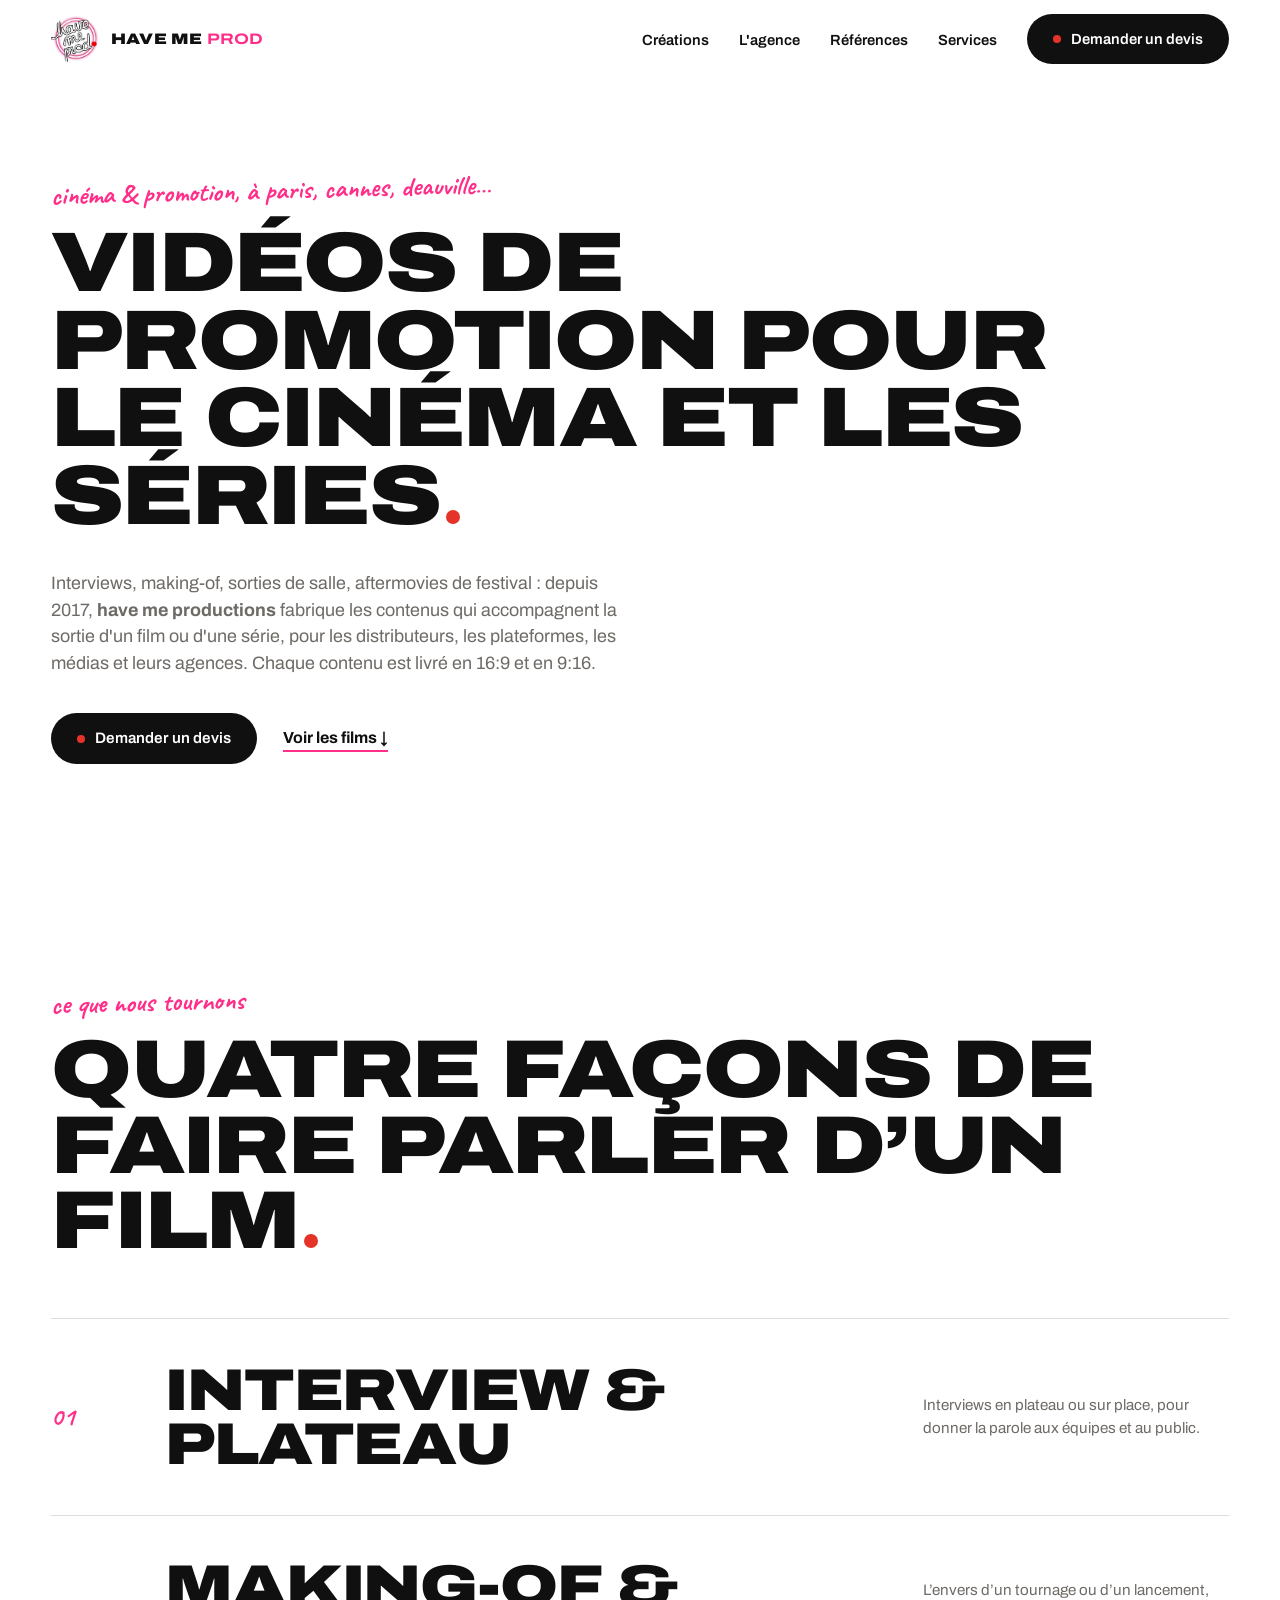
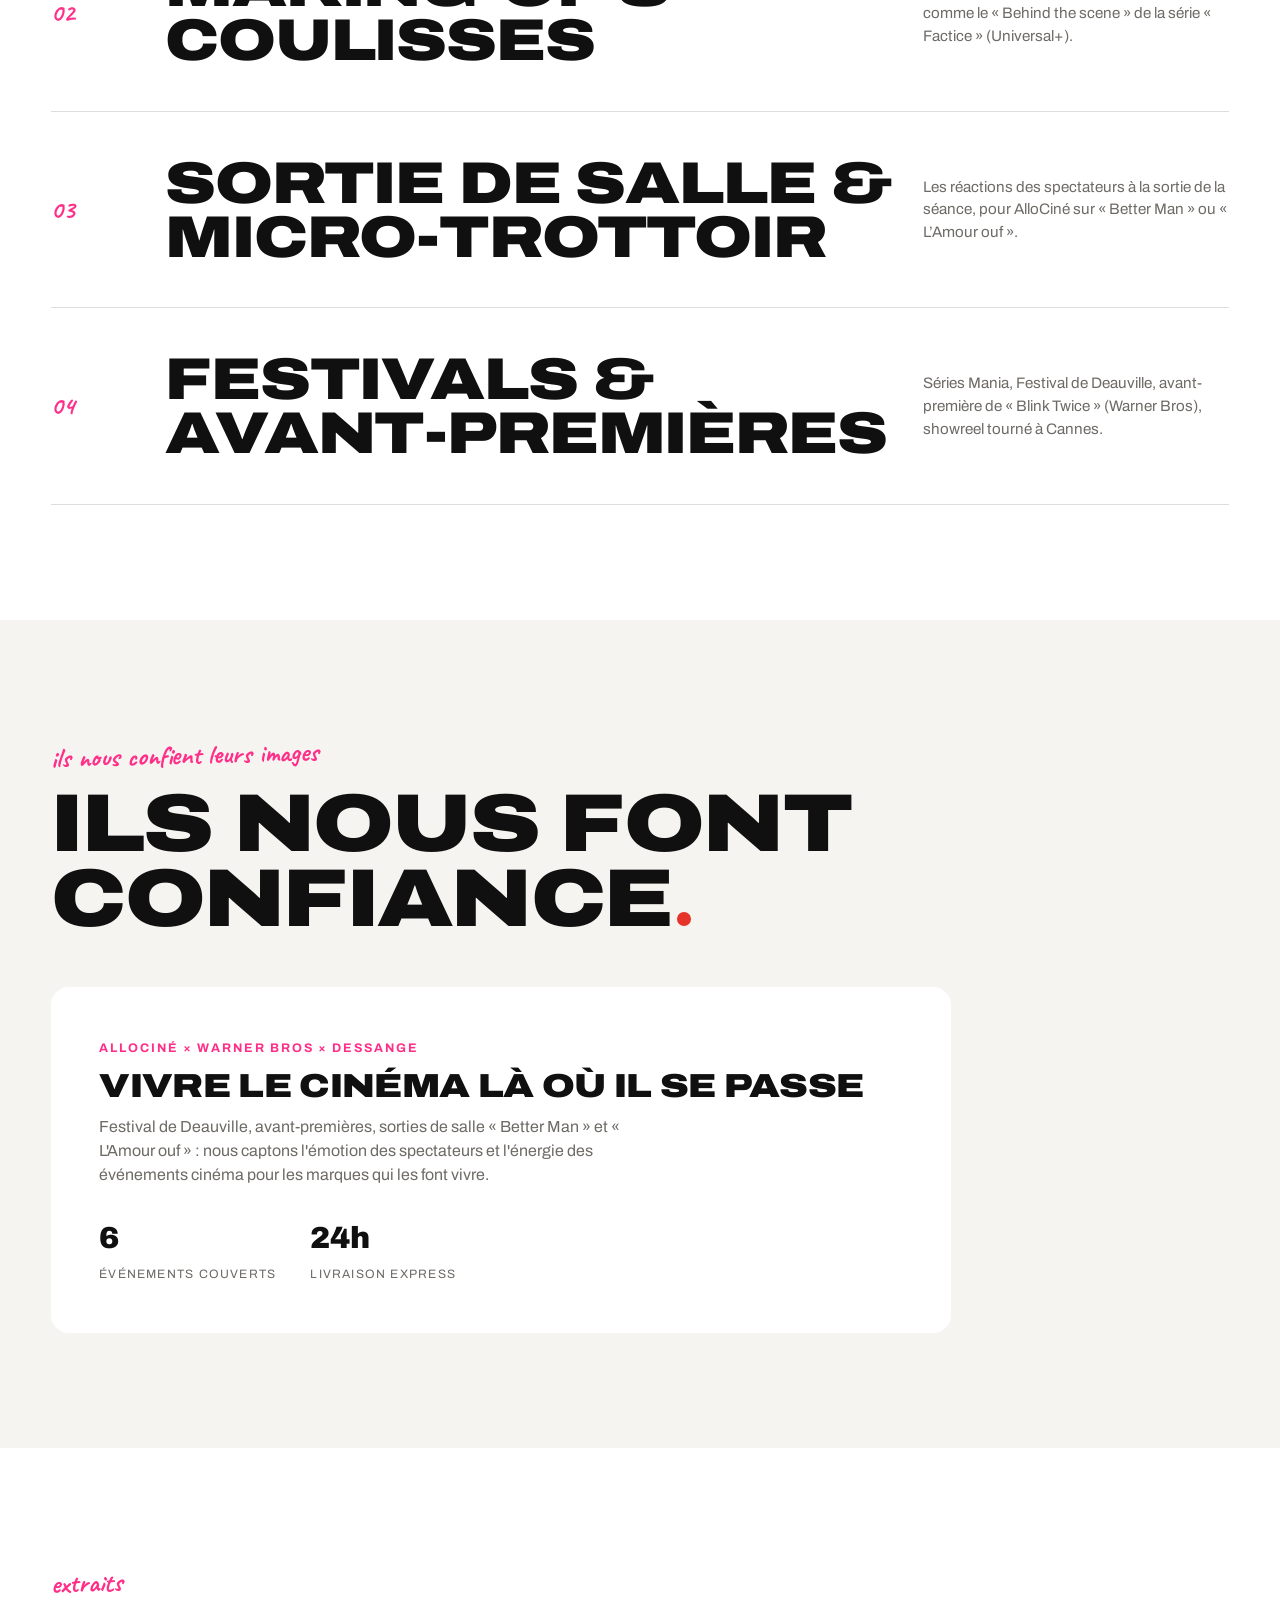
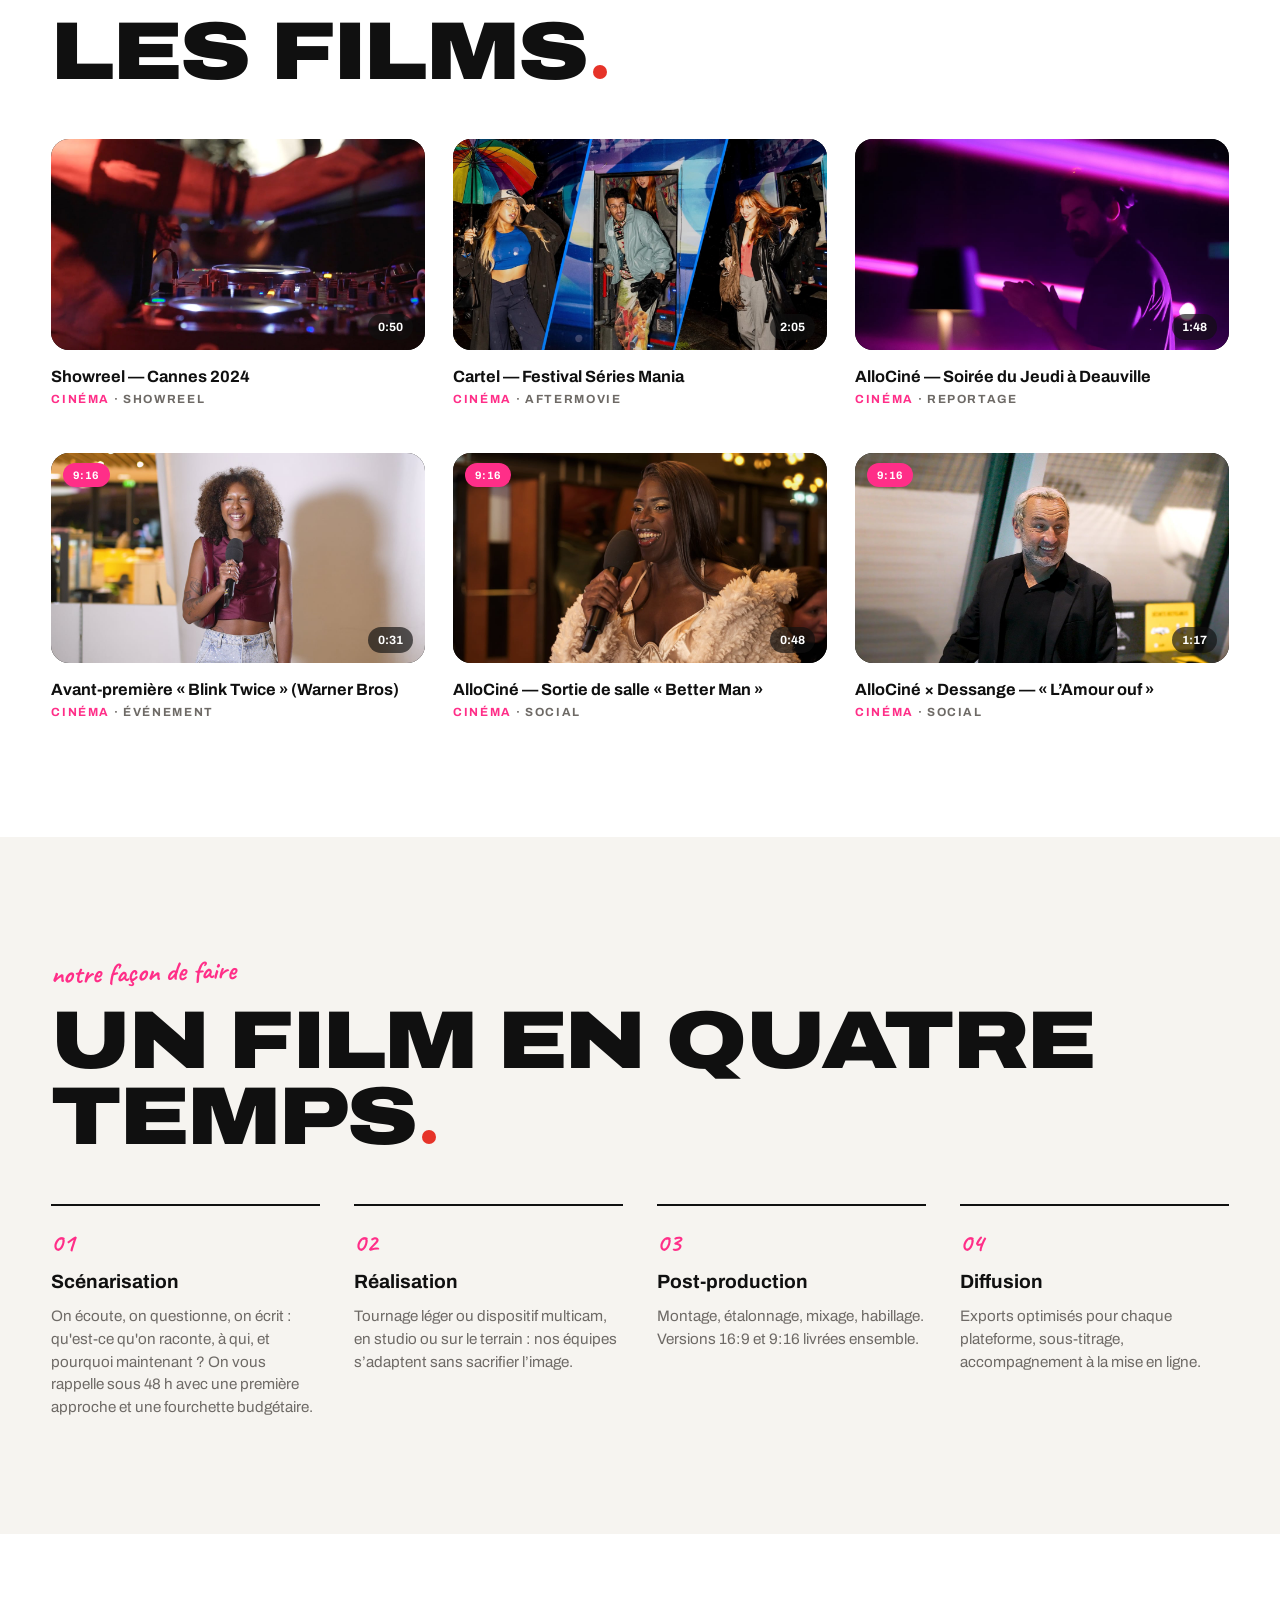
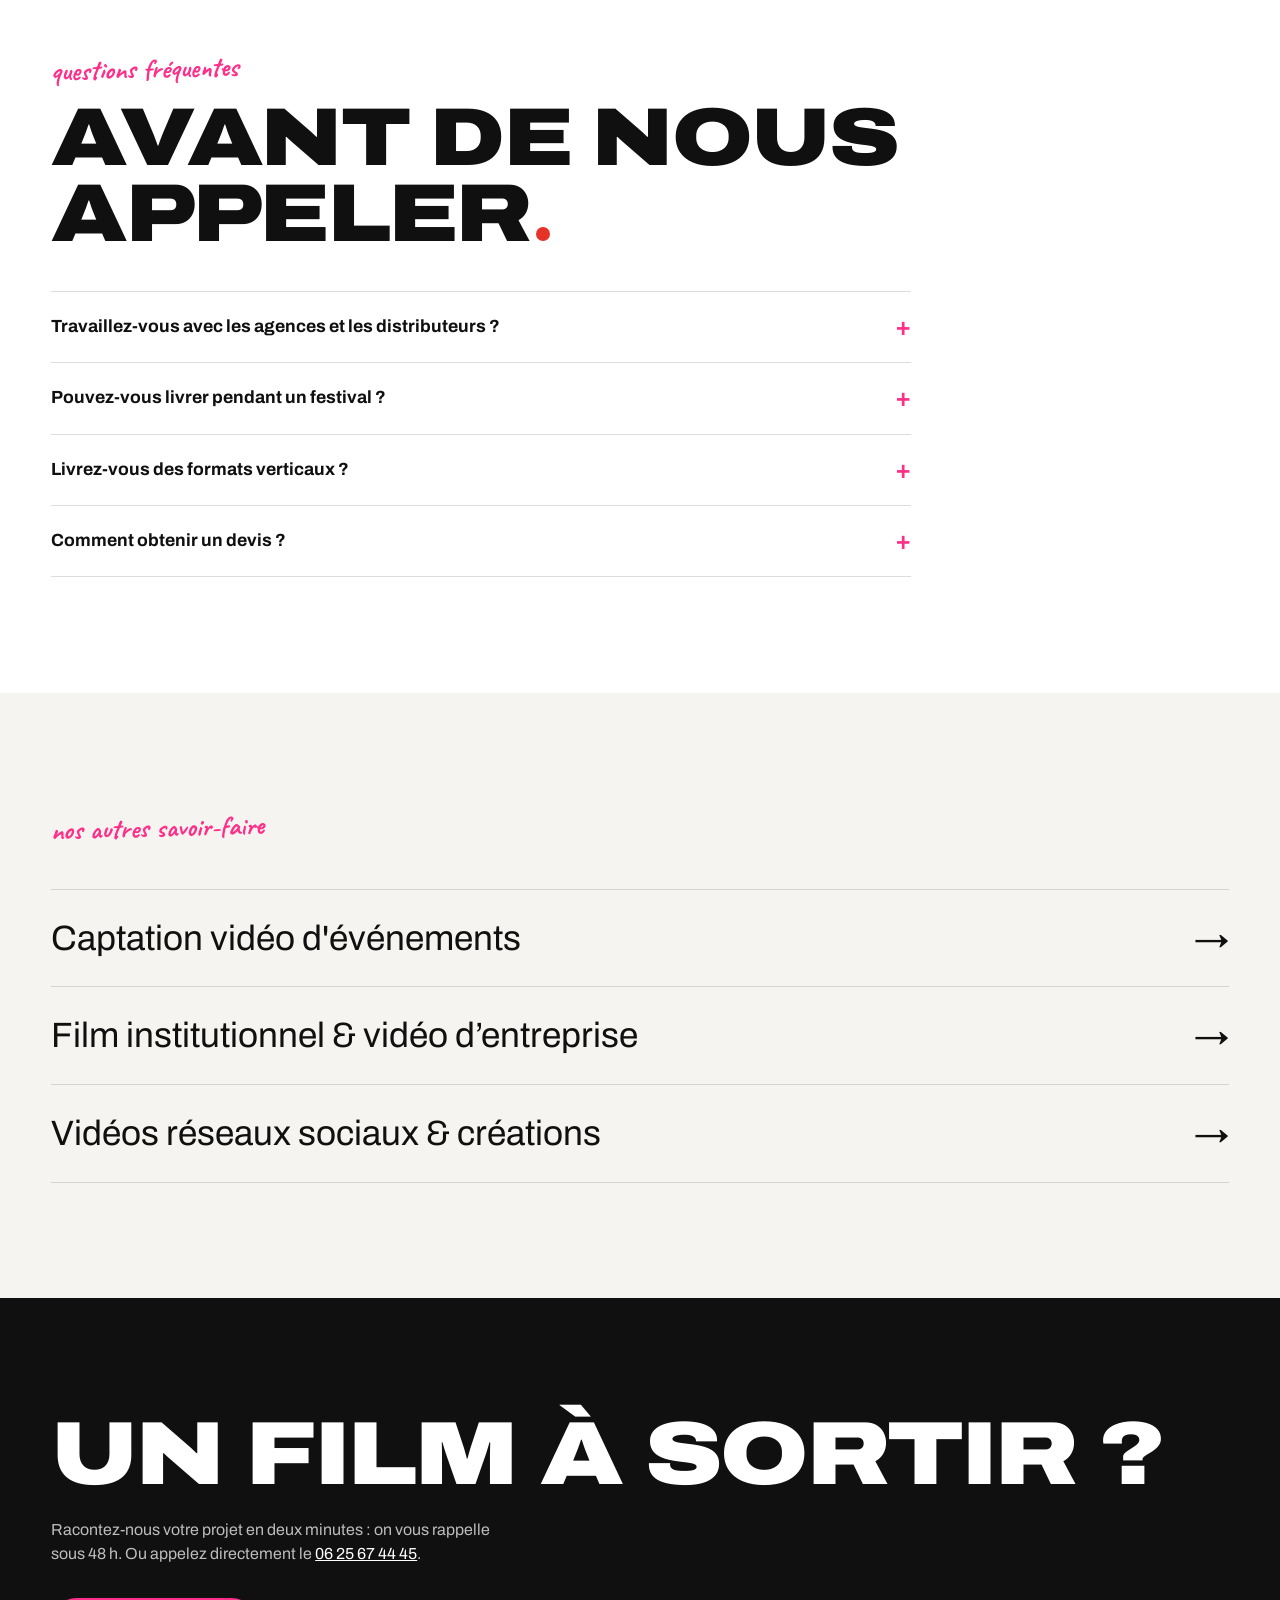
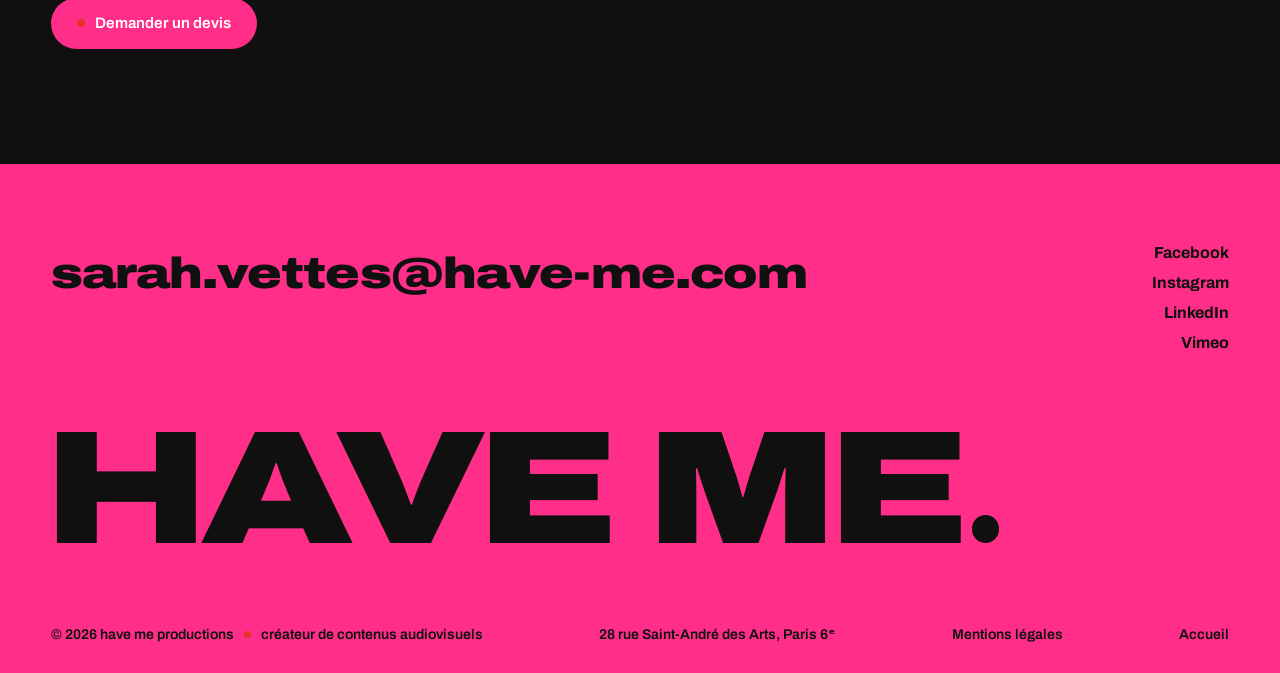
<file: promotion-cinema-series/index.html>
<!DOCTYPE html>
<html lang="fr">
<head>
<meta charset="UTF-8">
<meta name="robots" content="noindex, nofollow">
<meta name="viewport" content="width=device-width, initial-scale=1.0">
<title>Vidéos de promotion cinéma et séries — have me productions</title>
<meta name="description" content="Interviews, making-of, sorties de salle, micro-trottoirs et aftermovies de festival pour les films et les séries. Formats 16:9 et 9:16. Agence vidéo à Paris 6ᵉ.">
<link rel="canonical" href="https://have-me.com/promotion-cinema-series/">
<meta property="og:type" content="website">
<meta property="og:title" content="Vidéos de promotion cinéma et séries — have me productions">
<meta property="og:description" content="Interviews, making-of, sorties de salle, micro-trottoirs et aftermovies de festival pour les films et les séries. Formats 16:9 et 9:16. Agence vidéo à Paris 6ᵉ.">
<meta property="og:url" content="https://have-me.com/promotion-cinema-series/">
<meta property="og:image" content="https://have-me.com/assets/thumbs/990136377.jpg">
<meta property="og:locale" content="fr_FR">
<link rel="icon" href="../public/logohaveme.jpeg">
<link rel="preconnect" href="https://fonts.googleapis.com">
<link rel="preconnect" href="https://fonts.gstatic.com" crossorigin>
<link href="https://fonts.googleapis.com/css2?family=Archivo:ital,wdth,wght@0,62..125,100..900;1,62..125,100..900&family=Caveat:wght@400..700&display=swap" rel="stylesheet">
<link rel="stylesheet" href="../css/style.css?v=1792332435">
<script type="application/ld+json">
{
  "@context": "https://schema.org",
  "@graph": [
    {
      "@type": "Service",
      "@id": "https://have-me.com/promotion-cinema-series/#service",
      "name": "Vidéos de promotion cinéma et séries",
      "serviceType": "Vidéos de promotion cinéma et séries",
      "description": "Interviews, making-of, sorties de salle, micro-trottoirs et aftermovies de festival pour les films et les séries. Formats 16:9 et 9:16. Agence vidéo à Paris 6ᵉ.",
      "areaServed": "France",
      "url": "https://have-me.com/promotion-cinema-series/",
      "provider": {
        "@id": "https://have-me.com/#agence",
        "@type": "ProfessionalService",
        "name": "have me productions",
        "url": "https://have-me.com/"
      }
    },
    {
      "@type": "BreadcrumbList",
      "itemListElement": [
        {
          "@type": "ListItem",
          "position": 1,
          "name": "Accueil",
          "item": "https://have-me.com/"
        },
        {
          "@type": "ListItem",
          "position": 2,
          "name": "Vidéos de promotion cinéma et séries",
          "item": "https://have-me.com/promotion-cinema-series/"
        }
      ]
    }
  ]
}
</script>
<script type="application/ld+json">
{
 "@context": "https://schema.org",
 "@graph": [
  {
   "@type": "VideoObject",
   "name": "Showreel — Cannes 2024",
   "description": "Showreel (cinéma et séries) réalisé par have me productions, agence de création audiovisuelle à Paris.",
   "thumbnailUrl": "https://have-me.com/assets/thumbs/990136377.jpg",
   "uploadDate": "2024-07-25",
   "duration": "PT0M50S",
   "embedUrl": "https://player.vimeo.com/video/990136377",
   "publisher": {
    "@id": "https://have-me.com/#agence"
   }
  },
  {
   "@type": "VideoObject",
   "name": "Cartel — Festival Séries Mania",
   "description": "Aftermovie (cinéma et séries) réalisé par have me productions, agence de création audiovisuelle à Paris.",
   "thumbnailUrl": "https://have-me.com/assets/thumbs/1138025530.jpg",
   "uploadDate": "2025-11-18",
   "duration": "PT2M5S",
   "embedUrl": "https://player.vimeo.com/video/1138025530",
   "publisher": {
    "@id": "https://have-me.com/#agence"
   }
  },
  {
   "@type": "VideoObject",
   "name": "AlloCiné — Soirée du Jeudi à Deauville",
   "description": "Reportage (cinéma et séries) réalisé par have me productions, agence de création audiovisuelle à Paris.",
   "thumbnailUrl": "https://have-me.com/assets/thumbs/1138018758.jpg",
   "uploadDate": "2025-11-18",
   "duration": "PT1M48S",
   "embedUrl": "https://player.vimeo.com/video/1138018758",
   "publisher": {
    "@id": "https://have-me.com/#agence"
   }
  },
  {
   "@type": "VideoObject",
   "name": "Avant-première « Blink Twice » (Warner Bros)",
   "description": "Événement (cinéma et séries) réalisé par have me productions, agence de création audiovisuelle à Paris.",
   "thumbnailUrl": "https://have-me.com/assets/thumbs/1003669149.jpg",
   "uploadDate": "2024-08-28",
   "duration": "PT0M31S",
   "embedUrl": "https://player.vimeo.com/video/1003669149",
   "publisher": {
    "@id": "https://have-me.com/#agence"
   }
  },
  {
   "@type": "VideoObject",
   "name": "AlloCiné — Sortie de salle « Better Man »",
   "description": "Une nouvelle vidéo \"sortie de salle\" réalisée pour AlloCiné.",
   "thumbnailUrl": "https://have-me.com/assets/thumbs/1049633505.jpg",
   "uploadDate": "2025-01-23",
   "duration": "PT0M48S",
   "embedUrl": "https://player.vimeo.com/video/1049633505",
   "publisher": {
    "@id": "https://have-me.com/#agence"
   }
  },
  {
   "@type": "VideoObject",
   "name": "AlloCiné × Dessange — « L’Amour ouf »",
   "description": "Vidéo réalisée pour le club AlloCiné x Dessange",
   "thumbnailUrl": "https://have-me.com/assets/thumbs/1024748393.jpg",
   "uploadDate": "2024-10-30",
   "duration": "PT1M17S",
   "embedUrl": "https://player.vimeo.com/video/1024748393",
   "publisher": {
    "@id": "https://have-me.com/#agence"
   }
  }
 ]
}
</script>
</head>
<body class="page-service">

<header class="header">
  <a class="header__logo" href="../" aria-label="have me productions, accueil">
    <img src="../public/logohaveme.jpeg" alt="Logo have me prod" width="48" height="48">
    <span class="header__nom">have me<b>prod</b></span>
  </a>
  <button class="burger" type="button" aria-label="Ouvrir le menu" aria-expanded="false" aria-controls="menu">
    <span></span><span></span>
  </button>
  <nav class="header__nav" id="menu" aria-label="Navigation principale">
    <ul>
      <li><a class="roll" href="../#creations"><span data-t="Créations">Créations</span></a></li>
      <li><a class="roll" href="../#agence"><span data-t="L'agence">L'agence</span></a></li>
      <li><a class="roll" href="../#references"><span data-t="Références">Références</span></a></li>
      <li><a class="roll" href="../#services"><span data-t="Services">Services</span></a></li>
      <li><a class="btn" href="../#devis"><span class="dot"></span>Demander un devis</a></li>
    </ul>
  </nav>
</header>

<main>
  <section class="ps-hero">
    <div class="section__inner">
      <span class="eyebrow">cinéma &amp; promotion, à paris, cannes, deauville…</span>
      <h1 class="titre">Vidéos de promotion pour le cinéma et les <span class="nowrap">séries<span class="point" aria-hidden="true"></span></span></h1>
      <p class="ps-hero__lead">
        Interviews, making-of, sorties de salle, aftermovies de festival : depuis 2017, <strong>have me productions</strong> fabrique les contenus qui accompagnent la sortie d'un film ou d'une série, pour les distributeurs, les plateformes, les médias et leurs agences. Chaque contenu est livré en 16:9 et en 9:16.
      </p>
      <div class="ps-hero__actions">
        <a class="btn" href="../#devis"><span class="dot"></span>Demander un devis</a>
        <a class="ps-lien" href="#films">Voir les films ↓</a>
      </div>
    </div>
  </section>

  <section class="ps-section">
    <div class="section__inner">
      <span class="eyebrow">ce que nous tournons</span>
      <h2 class="titre section__titre">Quatre façons de faire parler d’un <span class="nowrap">film<span class="point" aria-hidden="true"></span></span></h2>
      <ol class="services__liste">
        <li class="service">
          <span class="service__num">01</span>
          <h3 class="titre service__nom">Interview &amp; plateau</h3>
          <p class="service__detail">Interviews en plateau ou sur place, pour donner la parole aux équipes et au public.</p>
        </li>
        <li class="service">
          <span class="service__num">02</span>
          <h3 class="titre service__nom">Making-of &amp; coulisses</h3>
          <p class="service__detail">L’envers d’un tournage ou d’un lancement, comme le « Behind the scene » de la série « Factice » (Universal+).</p>
        </li>
        <li class="service">
          <span class="service__num">03</span>
          <h3 class="titre service__nom">Sortie de salle &amp; micro-trottoir</h3>
          <p class="service__detail">Les réactions des spectateurs à la sortie de la séance, pour AlloCiné sur « Better Man » ou « L’Amour ouf ».</p>
        </li>
        <li class="service">
          <span class="service__num">04</span>
          <h3 class="titre service__nom">Festivals &amp; avant-premières</h3>
          <p class="service__detail">Séries Mania, Festival de Deauville, avant-première de « Blink Twice » (Warner Bros), showreel tourné à Cannes.</p>
        </li>
      </ol>
    </div>
  </section>

  <section class="ps-section ps-papier">
    <div class="section__inner">
      <span class="eyebrow">ils nous confient leurs images</span>
      <h2 class="titre section__titre">Ils nous font <span class="nowrap">confiance<span class="point" aria-hidden="true"></span></span></h2>
      <div class="ps-cas">
        <span class="cas__client">AlloCiné × Warner Bros × Dessange</span>
        <h3 class="titre">Vivre le cinéma là où il se passe</h3>
        <p>Festival de Deauville, avant-premières, sorties de salle « Better Man » et « L'Amour ouf » : nous captons l'émotion des spectateurs et l'énergie des événements cinéma pour les marques qui les font vivre.</p>
        <div class="cas__chiffres"><div class="cas__chiffre"><b>6</b><span>événements couverts</span></div><div class="cas__chiffre"><b>24h</b><span>livraison express</span></div></div>
      </div>
    </div>
  </section>

  <section class="ps-section" id="films">
    <div class="section__inner">
      <span class="eyebrow">extraits</span>
      <h2 class="titre section__titre">Les <span class="nowrap">films<span class="point" aria-hidden="true"></span></span></h2>
      <div class="grille">
        <button class="carte" type="button" data-video="990136377"><span class="carte__media"><img src="../assets/thumbs/990136377.jpg" alt="Showreel — Cannes 2024" loading="lazy" width="1280" height="720"><span class="carte__duree">0:50</span></span><span class="carte__titre">Showreel — Cannes 2024</span><span class="carte__meta"><b>Cinéma</b> · showreel</span></button>
        <button class="carte" type="button" data-video="1138025530"><span class="carte__media"><img src="../assets/thumbs/1138025530.jpg" alt="Cartel — Festival Séries Mania" loading="lazy" width="1280" height="720"><span class="carte__duree">2:05</span></span><span class="carte__titre">Cartel — Festival Séries Mania</span><span class="carte__meta"><b>Cinéma</b> · aftermovie</span></button>
        <button class="carte" type="button" data-video="1138018758"><span class="carte__media"><img src="../assets/thumbs/1138018758.jpg" alt="AlloCiné — Soirée du Jeudi à Deauville" loading="lazy" width="1280" height="720"><span class="carte__duree">1:48</span></span><span class="carte__titre">AlloCiné — Soirée du Jeudi à Deauville</span><span class="carte__meta"><b>Cinéma</b> · reportage</span></button>
        <button class="carte" type="button" data-video="1003669149"><span class="carte__media"><img src="../assets/thumbs/1003669149.jpg" alt="Avant-première « Blink Twice » (Warner Bros)" loading="lazy" width="1280" height="720"><span class="carte__format">9:16</span><span class="carte__duree">0:31</span></span><span class="carte__titre">Avant-première « Blink Twice » (Warner Bros)</span><span class="carte__meta"><b>Cinéma</b> · événement</span></button>
        <button class="carte" type="button" data-video="1049633505"><span class="carte__media"><img src="../assets/thumbs/1049633505.jpg" alt="AlloCiné — Sortie de salle « Better Man »" loading="lazy" width="1280" height="720"><span class="carte__format">9:16</span><span class="carte__duree">0:48</span></span><span class="carte__titre">AlloCiné — Sortie de salle « Better Man »</span><span class="carte__meta"><b>Cinéma</b> · social</span></button>
        <button class="carte" type="button" data-video="1024748393"><span class="carte__media"><img src="../assets/thumbs/1024748393.jpg" alt="AlloCiné × Dessange — « L’Amour ouf »" loading="lazy" width="1280" height="720"><span class="carte__format">9:16</span><span class="carte__duree">1:17</span></span><span class="carte__titre">AlloCiné × Dessange — « L’Amour ouf »</span><span class="carte__meta"><b>Cinéma</b> · social</span></button>
      </div>
    </div>
  </section>

  <section class="ps-section ps-papier">
    <div class="section__inner">
      <span class="eyebrow">notre façon de faire</span>
      <h2 class="titre section__titre">Un film en quatre <span class="nowrap">temps<span class="point" aria-hidden="true"></span></span></h2>
      <ol class="ps-etapes">
        <li><h3>Scénarisation</h3><p>On écoute, on questionne, on écrit : qu'est-ce qu'on raconte, à qui, et pourquoi maintenant ? On vous rappelle sous 48&nbsp;h avec une première approche et une fourchette budgétaire.</p></li>
        <li><h3>Réalisation</h3><p>Tournage léger ou dispositif multicam, en studio ou sur le terrain : nos équipes s’adaptent sans sacrifier l’image.</p></li>
        <li><h3>Post-production</h3><p>Montage, étalonnage, mixage, habillage. Versions 16:9 et 9:16 livrées ensemble.</p></li>
        <li><h3>Diffusion</h3><p>Exports optimisés pour chaque plateforme, sous-titrage, accompagnement à la mise en ligne.</p></li>
      </ol>
    </div>
  </section>

  <section class="ps-section">
    <div class="section__inner">
      <span class="eyebrow">questions fréquentes</span>
      <h2 class="titre section__titre">Avant de nous <span class="nowrap">appeler<span class="point" aria-hidden="true"></span></span></h2>
      <div class="ps-faq">
        <details>
          <summary>Travaillez-vous avec les agences et les distributeurs&nbsp;?</summary>
          <p>Oui : nous avons notamment produit pour l’agence Cartel (Prime Video, Universal+), pour AlloCiné et pour Warner Bros.</p>
        </details>
        <details>
          <summary>Pouvez-vous livrer pendant un festival&nbsp;?</summary>
          <p>Oui : la livraison express en 24&nbsp;h permet de publier pendant que l’événement a lieu.</p>
        </details>
        <details>
          <summary>Livrez-vous des formats verticaux&nbsp;?</summary>
          <p>Oui : chaque contenu peut être livré en 16:9 et en 9:16, en même temps.</p>
        </details>
        <details>
          <summary>Comment obtenir un devis&nbsp;?</summary>
          <p>Décrivez votre projet dans le formulaire de demande de devis : nous vous rappelons sous 48&nbsp;h avec une première approche et une fourchette budgétaire.</p>
        </details>
      </div>
    </div>
  </section>

  <section class="ps-section ps-papier">
    <div class="section__inner">
      <span class="eyebrow">nos autres savoir-faire</span>
      <ul class="ps-autres">
        <li><a href="../captation-video-evenement/">Captation vidéo d'événements <span aria-hidden="true">→</span></a></li>
        <li><a href="../film-institutionnel/">Film institutionnel &amp; vidéo d’entreprise <span aria-hidden="true">→</span></a></li>
        <li><a href="../video-reseaux-sociaux/">Vidéos réseaux sociaux &amp; créations <span aria-hidden="true">→</span></a></li>
      </ul>
    </div>
  </section>

  <section class="ps-section ps-cta">
    <div class="section__inner">
      <h2 class="titre">Un film à <span class="nowrap">sortir&nbsp;?</span></h2>
      <p>Racontez-nous votre projet en deux minutes : on vous rappelle sous 48&nbsp;h. Ou appelez directement le <a href="tel:+33625674445">06 25 67 44 45</a>.</p>
      <a class="btn btn--rose" href="../#devis"><span class="dot"></span>Demander un devis</a>
    </div>
  </section>
</main>

<footer class="footer">
  <div class="footer__haut">
    <a class="footer__mail" href="mailto:sarah.vettes@have-me.com">sarah.vettes@have-me.com</a>
    <ul class="footer__socials">
      <li><a class="roll" href="https://www.facebook.com/havemeprod/" target="_blank" rel="noopener"><span data-t="Facebook">Facebook</span></a></li>
      <li><a class="roll" href="https://www.instagram.com/have_me_productions/" target="_blank" rel="noopener"><span data-t="Instagram">Instagram</span></a></li>
      <li><a class="roll" href="https://www.linkedin.com/company/have-me-productions/" target="_blank" rel="noopener"><span data-t="LinkedIn">LinkedIn</span></a></li>
      <li><a class="roll" href="https://vimeo.com/haveme" target="_blank" rel="noopener"><span data-t="Vimeo">Vimeo</span></a></li>
    </ul>
  </div>
  <p class="footer__marque titre" aria-hidden="true">have me<span class="point"></span></p>
  <div class="footer__bas">
    <span>© 2026 have me productions<span class="dot"></span>créateur de contenus audiovisuels</span>
    <span>28 rue Saint-André des Arts, Paris 6ᵉ</span>
    <a href="../mentions-legales.html">Mentions légales</a>
    <a href="../">Accueil</a>
  </div>
</footer>

<script src="../js/service.js?v=1792332435"></script>
</body>
</html>
</file>
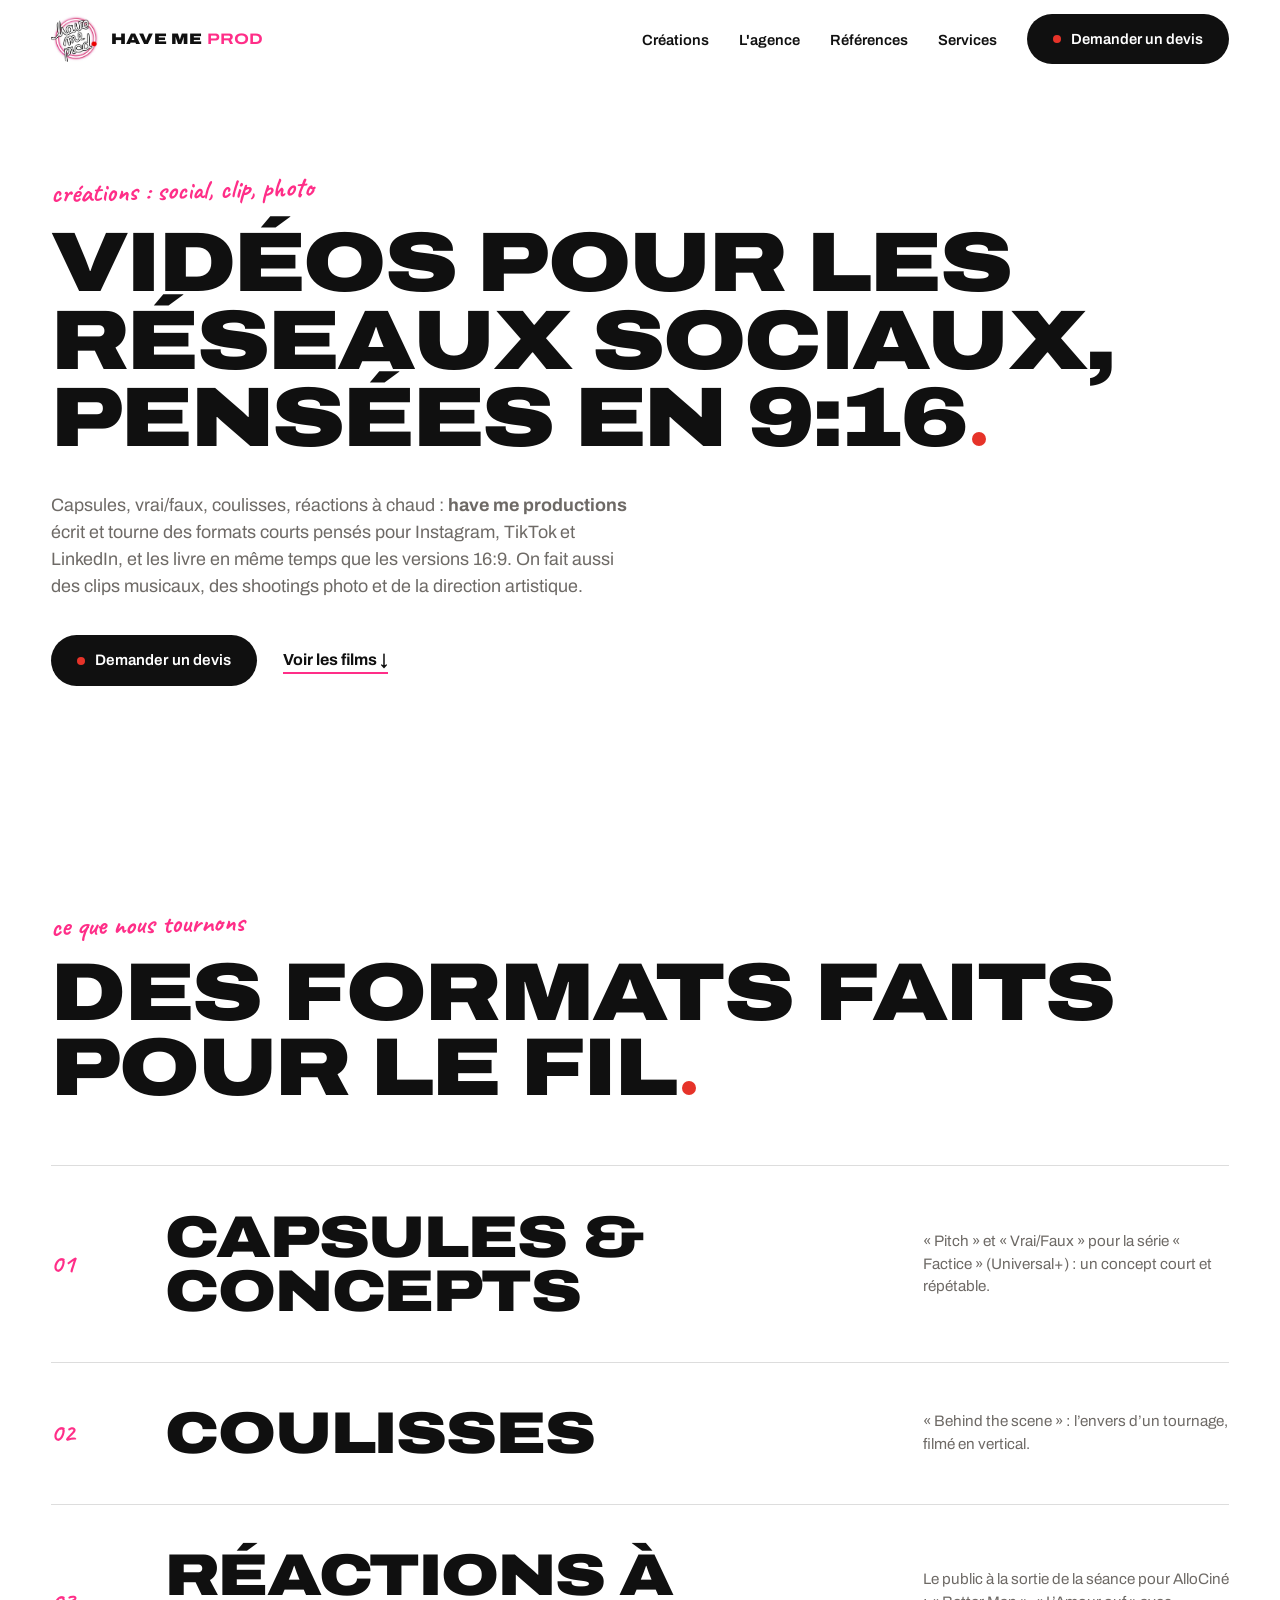
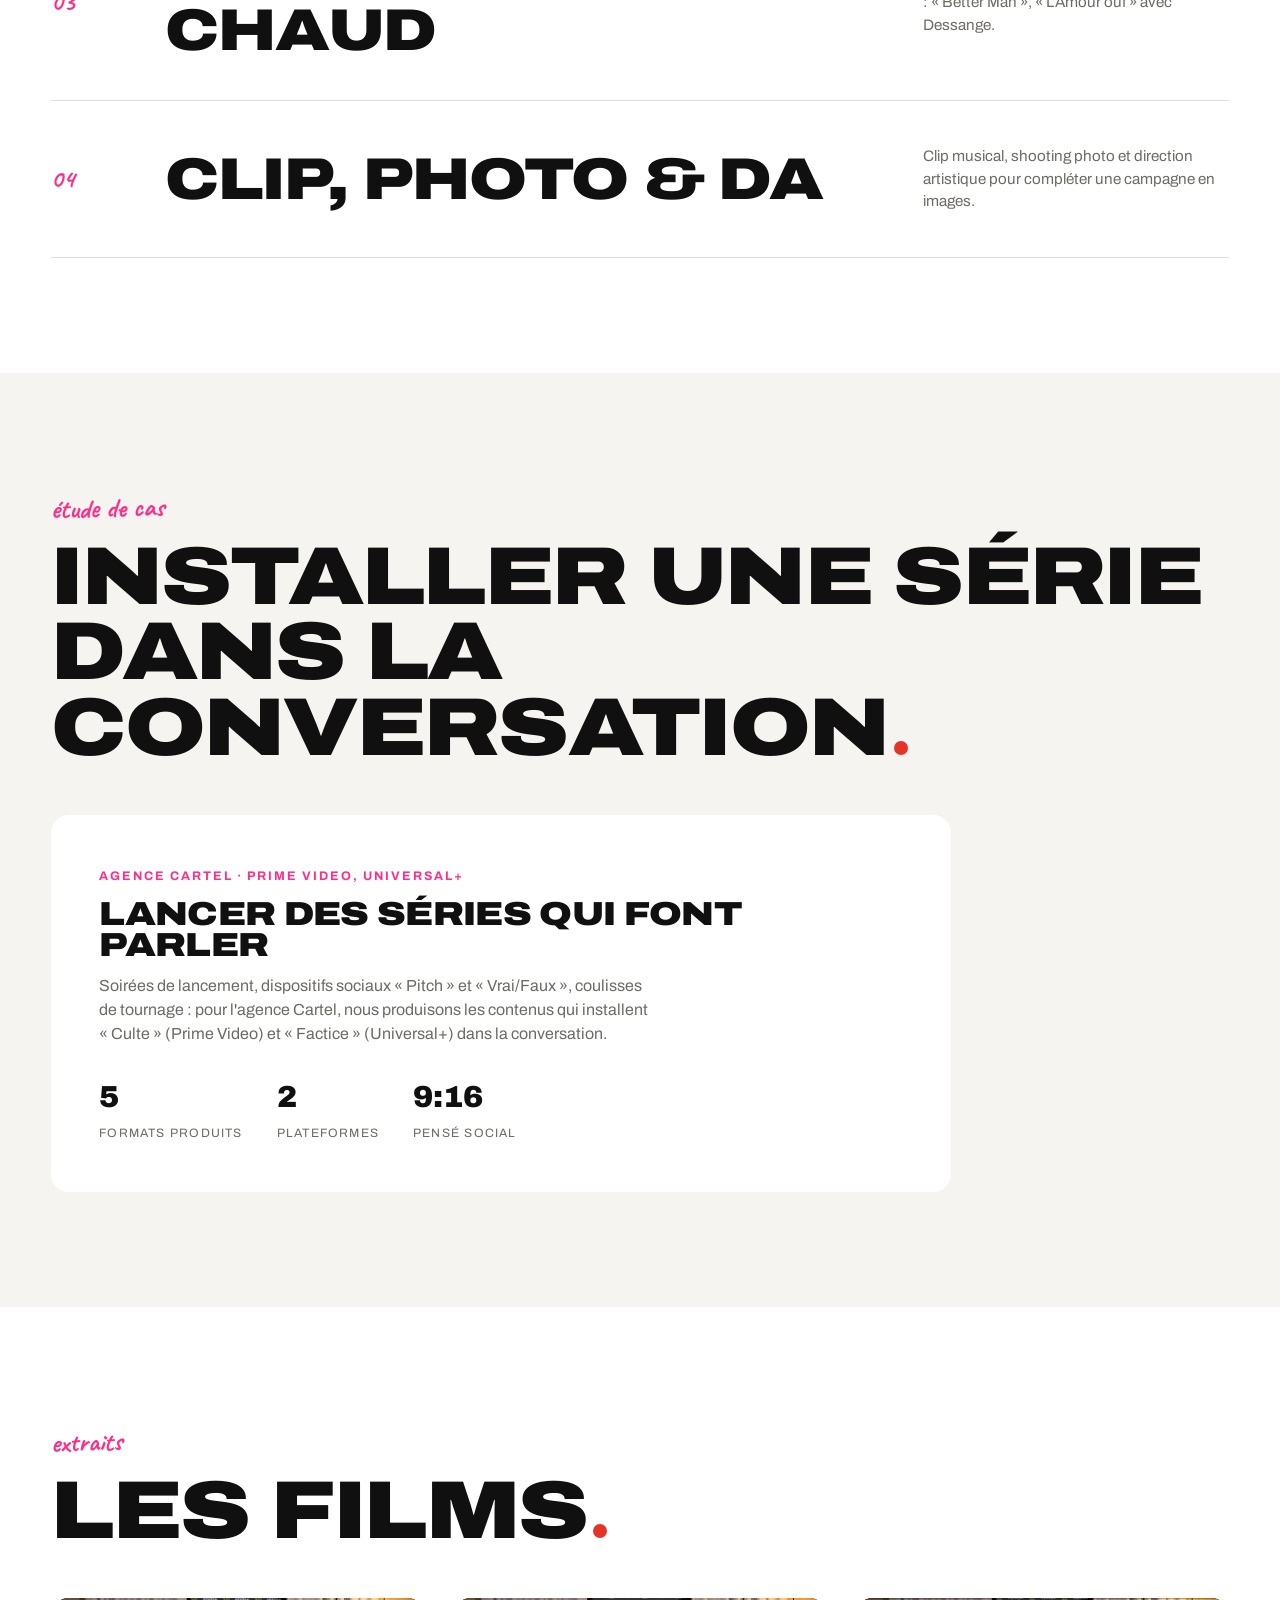
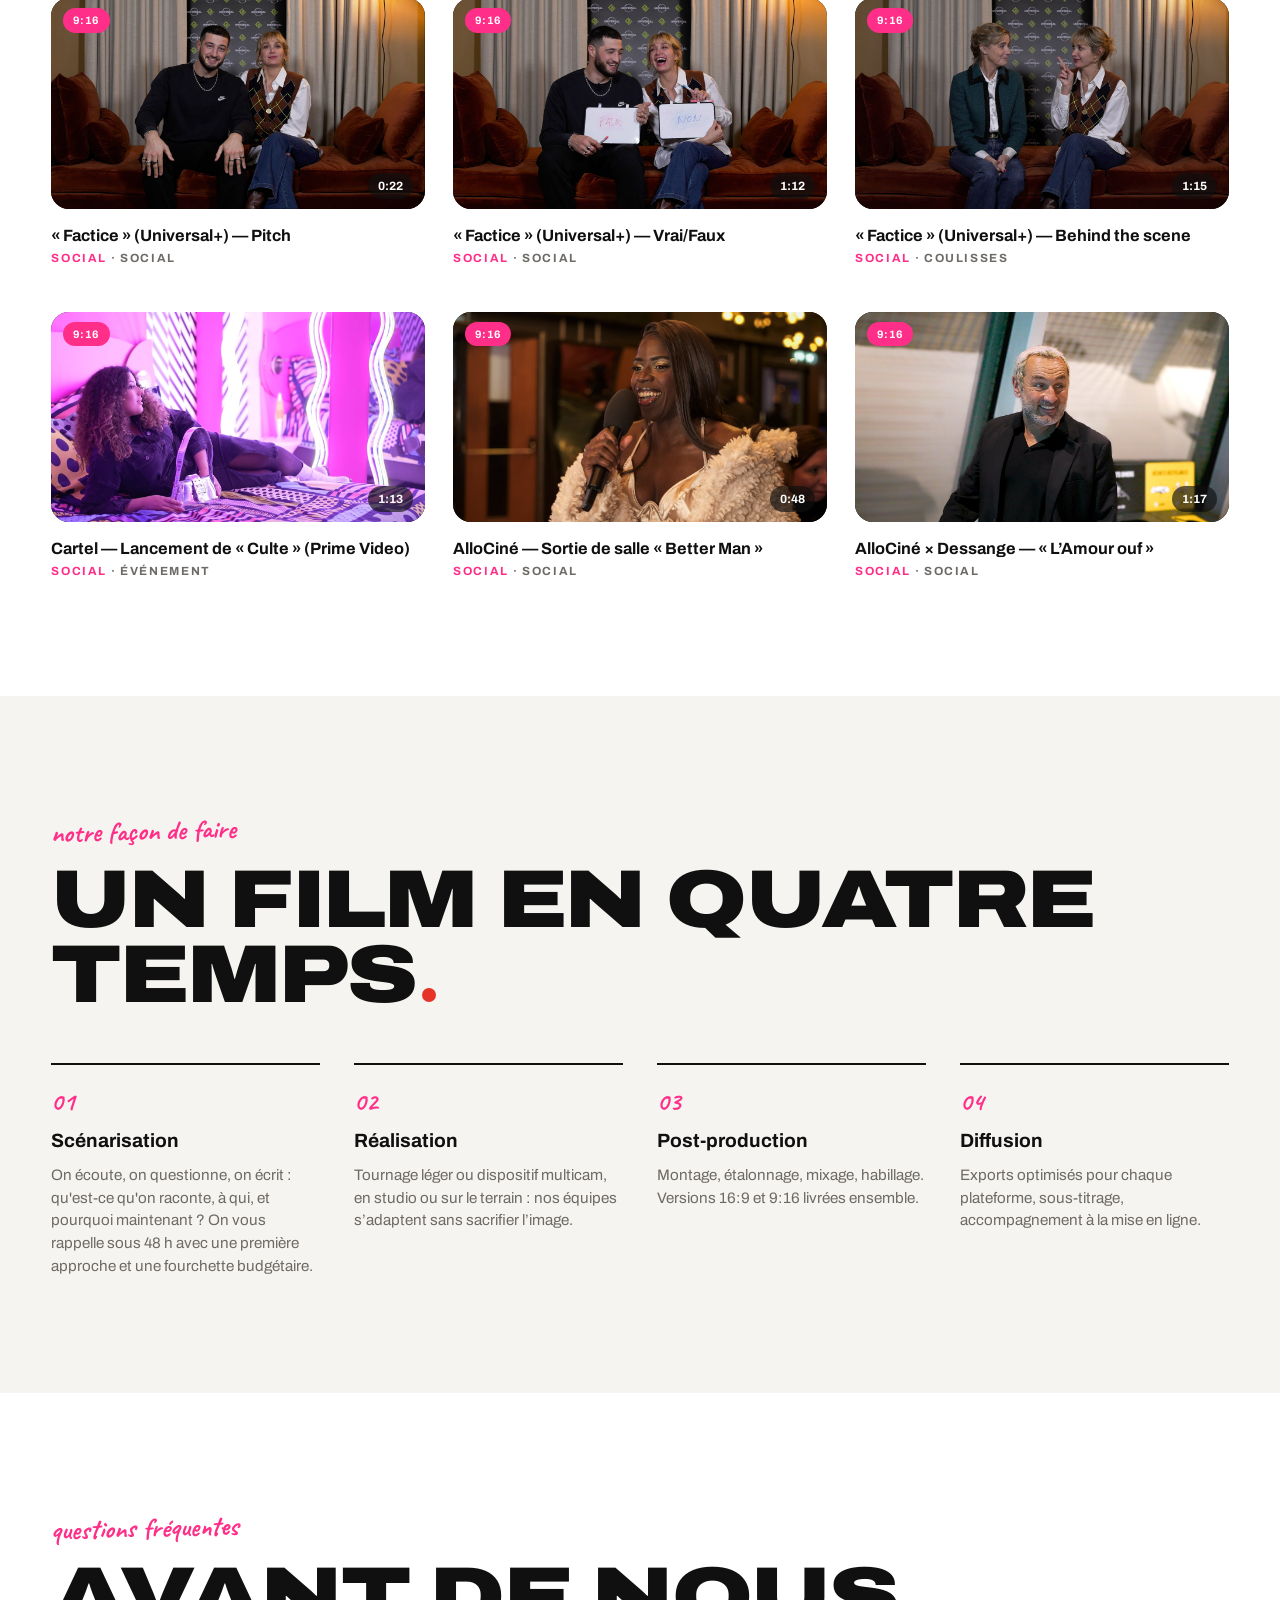
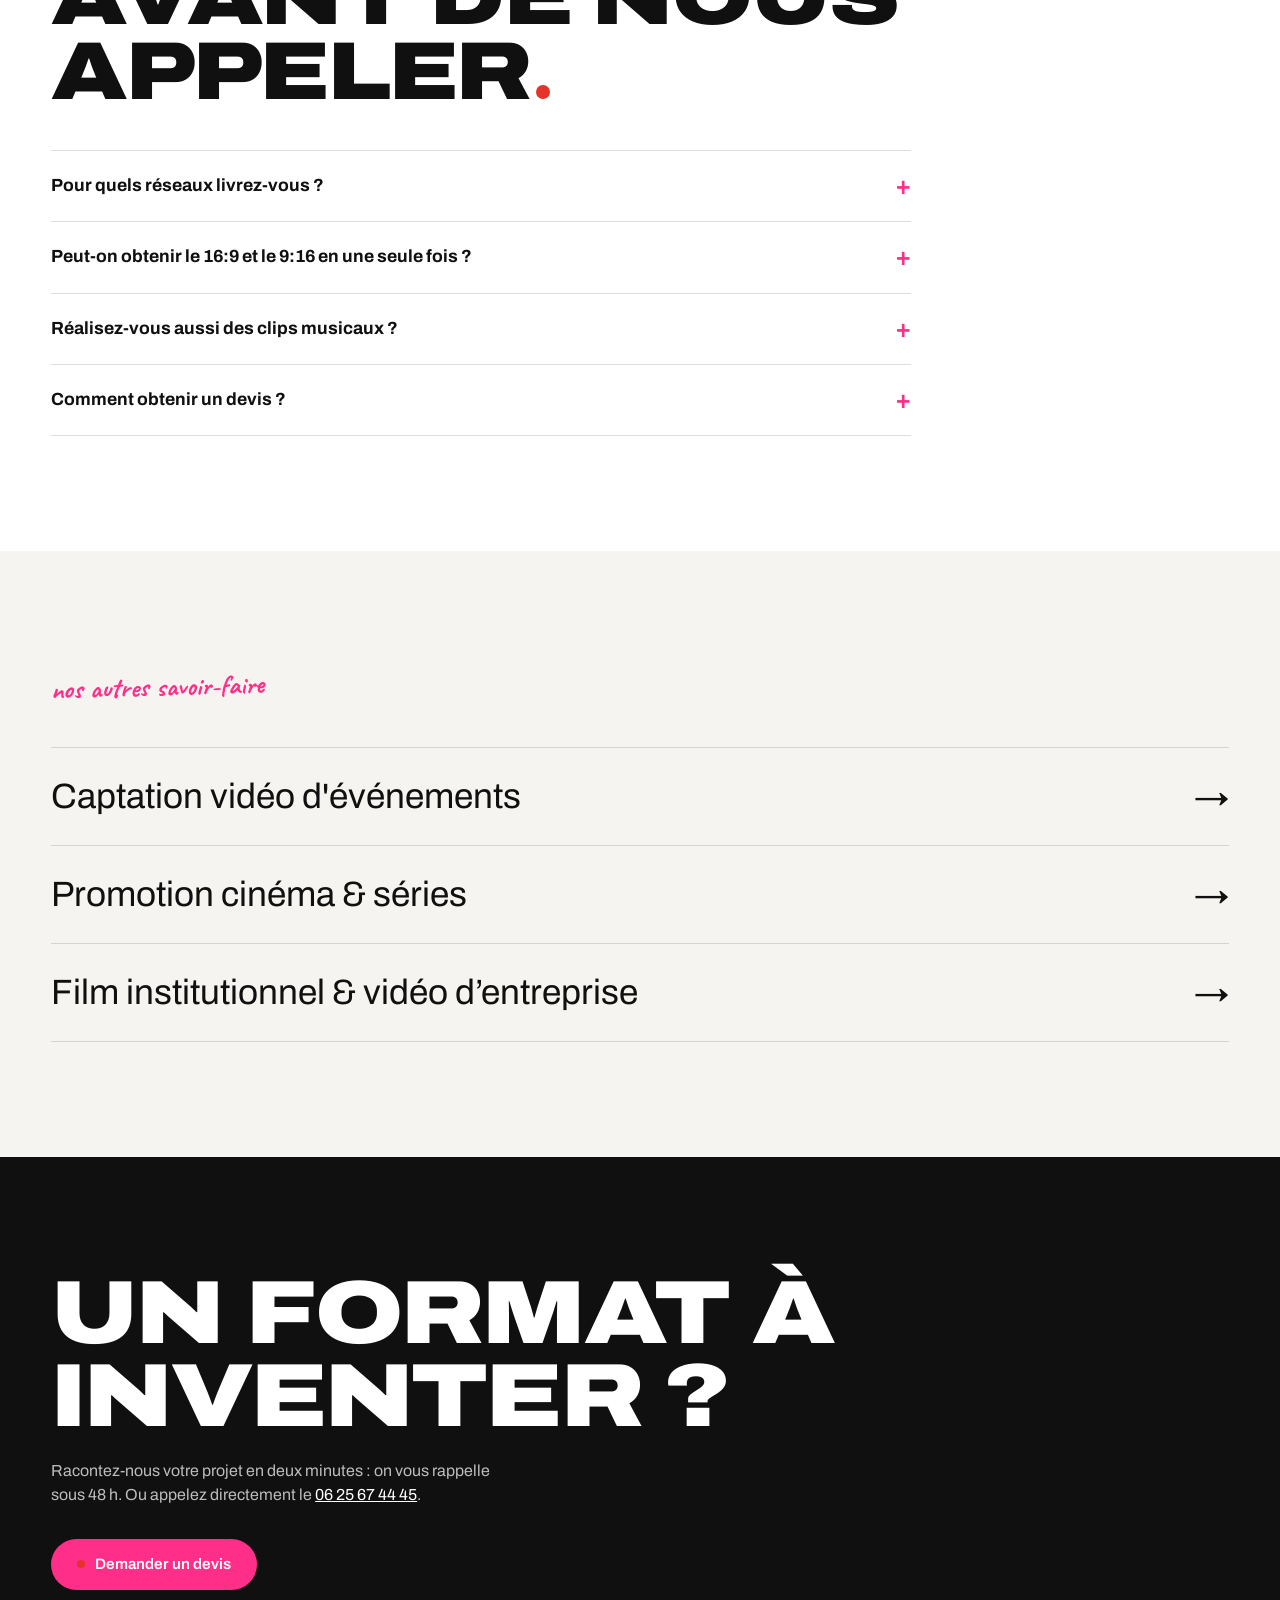
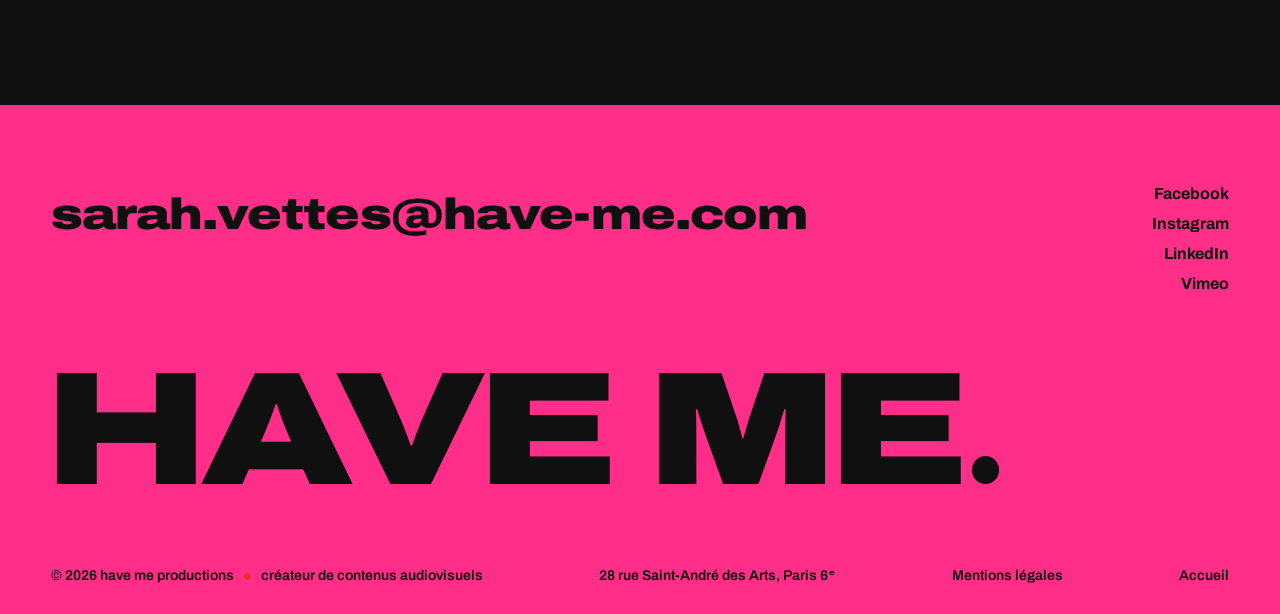
<file: video-reseaux-sociaux/index.html>
<!DOCTYPE html>
<html lang="fr">
<head>
<meta charset="UTF-8">
<meta name="robots" content="noindex, nofollow">
<meta name="viewport" content="width=device-width, initial-scale=1.0">
<title>Vidéos pour les réseaux sociaux en 9:16 — have me productions</title>
<meta name="description" content="Capsules, formats concept, coulisses et réactions à chaud en 9:16 pour Instagram, TikTok et LinkedIn, livrés avec les versions 16:9. Clip, photo, direction artistique.">
<link rel="canonical" href="https://have-me.com/video-reseaux-sociaux/">
<meta property="og:type" content="website">
<meta property="og:title" content="Vidéos pour les réseaux sociaux en 9:16 — have me productions">
<meta property="og:description" content="Capsules, formats concept, coulisses et réactions à chaud en 9:16 pour Instagram, TikTok et LinkedIn, livrés avec les versions 16:9. Clip, photo, direction artistique.">
<meta property="og:url" content="https://have-me.com/video-reseaux-sociaux/">
<meta property="og:image" content="https://have-me.com/assets/thumbs/1049672608.jpg">
<meta property="og:locale" content="fr_FR">
<link rel="icon" href="../public/logohaveme.jpeg">
<link rel="preconnect" href="https://fonts.googleapis.com">
<link rel="preconnect" href="https://fonts.gstatic.com" crossorigin>
<link href="https://fonts.googleapis.com/css2?family=Archivo:ital,wdth,wght@0,62..125,100..900;1,62..125,100..900&family=Caveat:wght@400..700&display=swap" rel="stylesheet">
<link rel="stylesheet" href="../css/style.css?v=1792332435">
<script type="application/ld+json">
{
  "@context": "https://schema.org",
  "@graph": [
    {
      "@type": "Service",
      "@id": "https://have-me.com/video-reseaux-sociaux/#service",
      "name": "Vidéos pour les réseaux sociaux",
      "serviceType": "Vidéos pour les réseaux sociaux",
      "description": "Capsules, formats concept, coulisses et réactions à chaud en 9:16 pour Instagram, TikTok et LinkedIn, livrés avec les versions 16:9. Clip, photo, direction artistique.",
      "areaServed": "France",
      "url": "https://have-me.com/video-reseaux-sociaux/",
      "provider": {
        "@id": "https://have-me.com/#agence",
        "@type": "ProfessionalService",
        "name": "have me productions",
        "url": "https://have-me.com/"
      }
    },
    {
      "@type": "BreadcrumbList",
      "itemListElement": [
        {
          "@type": "ListItem",
          "position": 1,
          "name": "Accueil",
          "item": "https://have-me.com/"
        },
        {
          "@type": "ListItem",
          "position": 2,
          "name": "Vidéos pour les réseaux sociaux",
          "item": "https://have-me.com/video-reseaux-sociaux/"
        }
      ]
    }
  ]
}
</script>
<script type="application/ld+json">
{
 "@context": "https://schema.org",
 "@graph": [
  {
   "@type": "VideoObject",
   "name": "« Factice » (Universal+) — Pitch",
   "description": "Capsule réalisée pour la série \"Factice\" (Universal+) avec agence Cartel",
   "thumbnailUrl": "https://have-me.com/assets/thumbs/1049672608.jpg",
   "uploadDate": "2025-01-23",
   "duration": "PT0M22S",
   "embedUrl": "https://player.vimeo.com/video/1049672608",
   "publisher": {
    "@id": "https://have-me.com/#agence"
   }
  },
  {
   "@type": "VideoObject",
   "name": "« Factice » (Universal+) — Vrai/Faux",
   "description": "Capsule réalisée pour la série \"Factice\" (Universal+) avec agence Cartel",
   "thumbnailUrl": "https://have-me.com/assets/thumbs/1049670845.jpg",
   "uploadDate": "2025-01-23",
   "duration": "PT1M12S",
   "embedUrl": "https://player.vimeo.com/video/1049670845",
   "publisher": {
    "@id": "https://have-me.com/#agence"
   }
  },
  {
   "@type": "VideoObject",
   "name": "« Factice » (Universal+) — Behind the scene",
   "description": "Capsule réalisée pour la série \"Factice\" (Universal+) avec agence Cartel",
   "thumbnailUrl": "https://have-me.com/assets/thumbs/1049667722.jpg",
   "uploadDate": "2025-01-23",
   "duration": "PT1M15S",
   "embedUrl": "https://player.vimeo.com/video/1049667722",
   "publisher": {
    "@id": "https://have-me.com/#agence"
   }
  },
  {
   "@type": "VideoObject",
   "name": "Cartel — Lancement de « Culte » (Prime Video)",
   "description": "Événement (cinéma et séries) réalisé par have me productions, agence de création audiovisuelle à Paris.",
   "thumbnailUrl": "https://have-me.com/assets/thumbs/1138023505.jpg",
   "uploadDate": "2025-11-18",
   "duration": "PT1M13S",
   "embedUrl": "https://player.vimeo.com/video/1138023505",
   "publisher": {
    "@id": "https://have-me.com/#agence"
   }
  },
  {
   "@type": "VideoObject",
   "name": "AlloCiné — Sortie de salle « Better Man »",
   "description": "Une nouvelle vidéo \"sortie de salle\" réalisée pour AlloCiné.",
   "thumbnailUrl": "https://have-me.com/assets/thumbs/1049633505.jpg",
   "uploadDate": "2025-01-23",
   "duration": "PT0M48S",
   "embedUrl": "https://player.vimeo.com/video/1049633505",
   "publisher": {
    "@id": "https://have-me.com/#agence"
   }
  },
  {
   "@type": "VideoObject",
   "name": "AlloCiné × Dessange — « L’Amour ouf »",
   "description": "Vidéo réalisée pour le club AlloCiné x Dessange",
   "thumbnailUrl": "https://have-me.com/assets/thumbs/1024748393.jpg",
   "uploadDate": "2024-10-30",
   "duration": "PT1M17S",
   "embedUrl": "https://player.vimeo.com/video/1024748393",
   "publisher": {
    "@id": "https://have-me.com/#agence"
   }
  }
 ]
}
</script>
</head>
<body class="page-service">

<header class="header">
  <a class="header__logo" href="../" aria-label="have me productions, accueil">
    <img src="../public/logohaveme.jpeg" alt="Logo have me prod" width="48" height="48">
    <span class="header__nom">have me<b>prod</b></span>
  </a>
  <button class="burger" type="button" aria-label="Ouvrir le menu" aria-expanded="false" aria-controls="menu">
    <span></span><span></span>
  </button>
  <nav class="header__nav" id="menu" aria-label="Navigation principale">
    <ul>
      <li><a class="roll" href="../#creations"><span data-t="Créations">Créations</span></a></li>
      <li><a class="roll" href="../#agence"><span data-t="L'agence">L'agence</span></a></li>
      <li><a class="roll" href="../#references"><span data-t="Références">Références</span></a></li>
      <li><a class="roll" href="../#services"><span data-t="Services">Services</span></a></li>
      <li><a class="btn" href="../#devis"><span class="dot"></span>Demander un devis</a></li>
    </ul>
  </nav>
</header>

<main>
  <section class="ps-hero">
    <div class="section__inner">
      <span class="eyebrow">créations : social, clip, photo</span>
      <h1 class="titre">Vidéos pour les réseaux sociaux, pensées en <span class="nowrap">9:16<span class="point" aria-hidden="true"></span></span></h1>
      <p class="ps-hero__lead">
        Capsules, vrai/faux, coulisses, réactions à chaud : <strong>have me productions</strong> écrit et tourne des formats courts pensés pour Instagram, TikTok et LinkedIn, et les livre en même temps que les versions 16:9. On fait aussi des clips musicaux, des shootings photo et de la direction artistique.
      </p>
      <div class="ps-hero__actions">
        <a class="btn" href="../#devis"><span class="dot"></span>Demander un devis</a>
        <a class="ps-lien" href="#films">Voir les films ↓</a>
      </div>
    </div>
  </section>

  <section class="ps-section">
    <div class="section__inner">
      <span class="eyebrow">ce que nous tournons</span>
      <h2 class="titre section__titre">Des formats faits pour le <span class="nowrap">fil<span class="point" aria-hidden="true"></span></span></h2>
      <ol class="services__liste">
        <li class="service">
          <span class="service__num">01</span>
          <h3 class="titre service__nom">Capsules &amp; concepts</h3>
          <p class="service__detail">« Pitch » et « Vrai/Faux » pour la série « Factice » (Universal+) : un concept court et répétable.</p>
        </li>
        <li class="service">
          <span class="service__num">02</span>
          <h3 class="titre service__nom">Coulisses</h3>
          <p class="service__detail">« Behind the scene » : l’envers d’un tournage, filmé en vertical.</p>
        </li>
        <li class="service">
          <span class="service__num">03</span>
          <h3 class="titre service__nom">Réactions à chaud</h3>
          <p class="service__detail">Le public à la sortie de la séance pour AlloCiné : « Better Man », « L’Amour ouf » avec Dessange.</p>
        </li>
        <li class="service">
          <span class="service__num">04</span>
          <h3 class="titre service__nom">Clip, photo &amp; DA</h3>
          <p class="service__detail">Clip musical, shooting photo et direction artistique pour compléter une campagne en images.</p>
        </li>
      </ol>
    </div>
  </section>

  <section class="ps-section ps-papier">
    <div class="section__inner">
      <span class="eyebrow">étude de cas</span>
      <h2 class="titre section__titre">Installer une série dans la <span class="nowrap">conversation<span class="point" aria-hidden="true"></span></span></h2>
      <div class="ps-cas">
        <span class="cas__client">Agence Cartel · Prime Video, Universal+</span>
        <h3 class="titre">Lancer des séries qui font parler</h3>
        <p>Soirées de lancement, dispositifs sociaux « Pitch » et « Vrai/Faux », coulisses de tournage : pour l'agence Cartel, nous produisons les contenus qui installent « Culte » (Prime Video) et « Factice » (Universal+) dans la conversation.</p>
        <div class="cas__chiffres"><div class="cas__chiffre"><b>5</b><span>formats produits</span></div><div class="cas__chiffre"><b>2</b><span>plateformes</span></div><div class="cas__chiffre"><b>9:16</b><span>pensé social</span></div></div>
      </div>
    </div>
  </section>

  <section class="ps-section" id="films">
    <div class="section__inner">
      <span class="eyebrow">extraits</span>
      <h2 class="titre section__titre">Les <span class="nowrap">films<span class="point" aria-hidden="true"></span></span></h2>
      <div class="grille">
        <button class="carte" type="button" data-video="1049672608"><span class="carte__media"><img src="../assets/thumbs/1049672608.jpg" alt="« Factice » (Universal+) — Pitch" loading="lazy" width="1280" height="720"><span class="carte__format">9:16</span><span class="carte__duree">0:22</span></span><span class="carte__titre">« Factice » (Universal+) — Pitch</span><span class="carte__meta"><b>Social</b> · social</span></button>
        <button class="carte" type="button" data-video="1049670845"><span class="carte__media"><img src="../assets/thumbs/1049670845.jpg" alt="« Factice » (Universal+) — Vrai/Faux" loading="lazy" width="1280" height="720"><span class="carte__format">9:16</span><span class="carte__duree">1:12</span></span><span class="carte__titre">« Factice » (Universal+) — Vrai/Faux</span><span class="carte__meta"><b>Social</b> · social</span></button>
        <button class="carte" type="button" data-video="1049667722"><span class="carte__media"><img src="../assets/thumbs/1049667722.jpg" alt="« Factice » (Universal+) — Behind the scene" loading="lazy" width="1280" height="720"><span class="carte__format">9:16</span><span class="carte__duree">1:15</span></span><span class="carte__titre">« Factice » (Universal+) — Behind the scene</span><span class="carte__meta"><b>Social</b> · coulisses</span></button>
        <button class="carte" type="button" data-video="1138023505"><span class="carte__media"><img src="../assets/thumbs/1138023505.jpg" alt="Cartel — Lancement de « Culte » (Prime Video)" loading="lazy" width="1280" height="720"><span class="carte__format">9:16</span><span class="carte__duree">1:13</span></span><span class="carte__titre">Cartel — Lancement de « Culte » (Prime Video)</span><span class="carte__meta"><b>Social</b> · événement</span></button>
        <button class="carte" type="button" data-video="1049633505"><span class="carte__media"><img src="../assets/thumbs/1049633505.jpg" alt="AlloCiné — Sortie de salle « Better Man »" loading="lazy" width="1280" height="720"><span class="carte__format">9:16</span><span class="carte__duree">0:48</span></span><span class="carte__titre">AlloCiné — Sortie de salle « Better Man »</span><span class="carte__meta"><b>Social</b> · social</span></button>
        <button class="carte" type="button" data-video="1024748393"><span class="carte__media"><img src="../assets/thumbs/1024748393.jpg" alt="AlloCiné × Dessange — « L’Amour ouf »" loading="lazy" width="1280" height="720"><span class="carte__format">9:16</span><span class="carte__duree">1:17</span></span><span class="carte__titre">AlloCiné × Dessange — « L’Amour ouf »</span><span class="carte__meta"><b>Social</b> · social</span></button>
      </div>
    </div>
  </section>

  <section class="ps-section ps-papier">
    <div class="section__inner">
      <span class="eyebrow">notre façon de faire</span>
      <h2 class="titre section__titre">Un film en quatre <span class="nowrap">temps<span class="point" aria-hidden="true"></span></span></h2>
      <ol class="ps-etapes">
        <li><h3>Scénarisation</h3><p>On écoute, on questionne, on écrit : qu'est-ce qu'on raconte, à qui, et pourquoi maintenant ? On vous rappelle sous 48&nbsp;h avec une première approche et une fourchette budgétaire.</p></li>
        <li><h3>Réalisation</h3><p>Tournage léger ou dispositif multicam, en studio ou sur le terrain : nos équipes s’adaptent sans sacrifier l’image.</p></li>
        <li><h3>Post-production</h3><p>Montage, étalonnage, mixage, habillage. Versions 16:9 et 9:16 livrées ensemble.</p></li>
        <li><h3>Diffusion</h3><p>Exports optimisés pour chaque plateforme, sous-titrage, accompagnement à la mise en ligne.</p></li>
      </ol>
    </div>
  </section>

  <section class="ps-section">
    <div class="section__inner">
      <span class="eyebrow">questions fréquentes</span>
      <h2 class="titre section__titre">Avant de nous <span class="nowrap">appeler<span class="point" aria-hidden="true"></span></span></h2>
      <div class="ps-faq">
        <details>
          <summary>Pour quels réseaux livrez-vous&nbsp;?</summary>
          <p>Les formats 9:16 sont livrés prêts à publier sur Instagram, TikTok et LinkedIn.</p>
        </details>
        <details>
          <summary>Peut-on obtenir le 16:9 et le 9:16 en une seule fois&nbsp;?</summary>
          <p>Oui : les deux versions sont livrées ensemble, à partir du même tournage.</p>
        </details>
        <details>
          <summary>Réalisez-vous aussi des clips musicaux&nbsp;?</summary>
          <p>Oui, ainsi que des shootings photo et de la direction artistique. Décrivez votre projet dans le formulaire de devis.</p>
        </details>
        <details>
          <summary>Comment obtenir un devis&nbsp;?</summary>
          <p>Décrivez votre projet dans le formulaire de demande de devis : nous vous rappelons sous 48&nbsp;h avec une première approche et une fourchette budgétaire.</p>
        </details>
      </div>
    </div>
  </section>

  <section class="ps-section ps-papier">
    <div class="section__inner">
      <span class="eyebrow">nos autres savoir-faire</span>
      <ul class="ps-autres">
        <li><a href="../captation-video-evenement/">Captation vidéo d'événements <span aria-hidden="true">→</span></a></li>
        <li><a href="../promotion-cinema-series/">Promotion cinéma &amp; séries <span aria-hidden="true">→</span></a></li>
        <li><a href="../film-institutionnel/">Film institutionnel &amp; vidéo d’entreprise <span aria-hidden="true">→</span></a></li>
      </ul>
    </div>
  </section>

  <section class="ps-section ps-cta">
    <div class="section__inner">
      <h2 class="titre">Un format à <span class="nowrap">inventer&nbsp;?</span></h2>
      <p>Racontez-nous votre projet en deux minutes : on vous rappelle sous 48&nbsp;h. Ou appelez directement le <a href="tel:+33625674445">06 25 67 44 45</a>.</p>
      <a class="btn btn--rose" href="../#devis"><span class="dot"></span>Demander un devis</a>
    </div>
  </section>
</main>

<footer class="footer">
  <div class="footer__haut">
    <a class="footer__mail" href="mailto:sarah.vettes@have-me.com">sarah.vettes@have-me.com</a>
    <ul class="footer__socials">
      <li><a class="roll" href="https://www.facebook.com/havemeprod/" target="_blank" rel="noopener"><span data-t="Facebook">Facebook</span></a></li>
      <li><a class="roll" href="https://www.instagram.com/have_me_productions/" target="_blank" rel="noopener"><span data-t="Instagram">Instagram</span></a></li>
      <li><a class="roll" href="https://www.linkedin.com/company/have-me-productions/" target="_blank" rel="noopener"><span data-t="LinkedIn">LinkedIn</span></a></li>
      <li><a class="roll" href="https://vimeo.com/haveme" target="_blank" rel="noopener"><span data-t="Vimeo">Vimeo</span></a></li>
    </ul>
  </div>
  <p class="footer__marque titre" aria-hidden="true">have me<span class="point"></span></p>
  <div class="footer__bas">
    <span>© 2026 have me productions<span class="dot"></span>créateur de contenus audiovisuels</span>
    <span>28 rue Saint-André des Arts, Paris 6ᵉ</span>
    <a href="../mentions-legales.html">Mentions légales</a>
    <a href="../">Accueil</a>
  </div>
</footer>

<script src="../js/service.js?v=1792332435"></script>
</body>
</html>
</file>
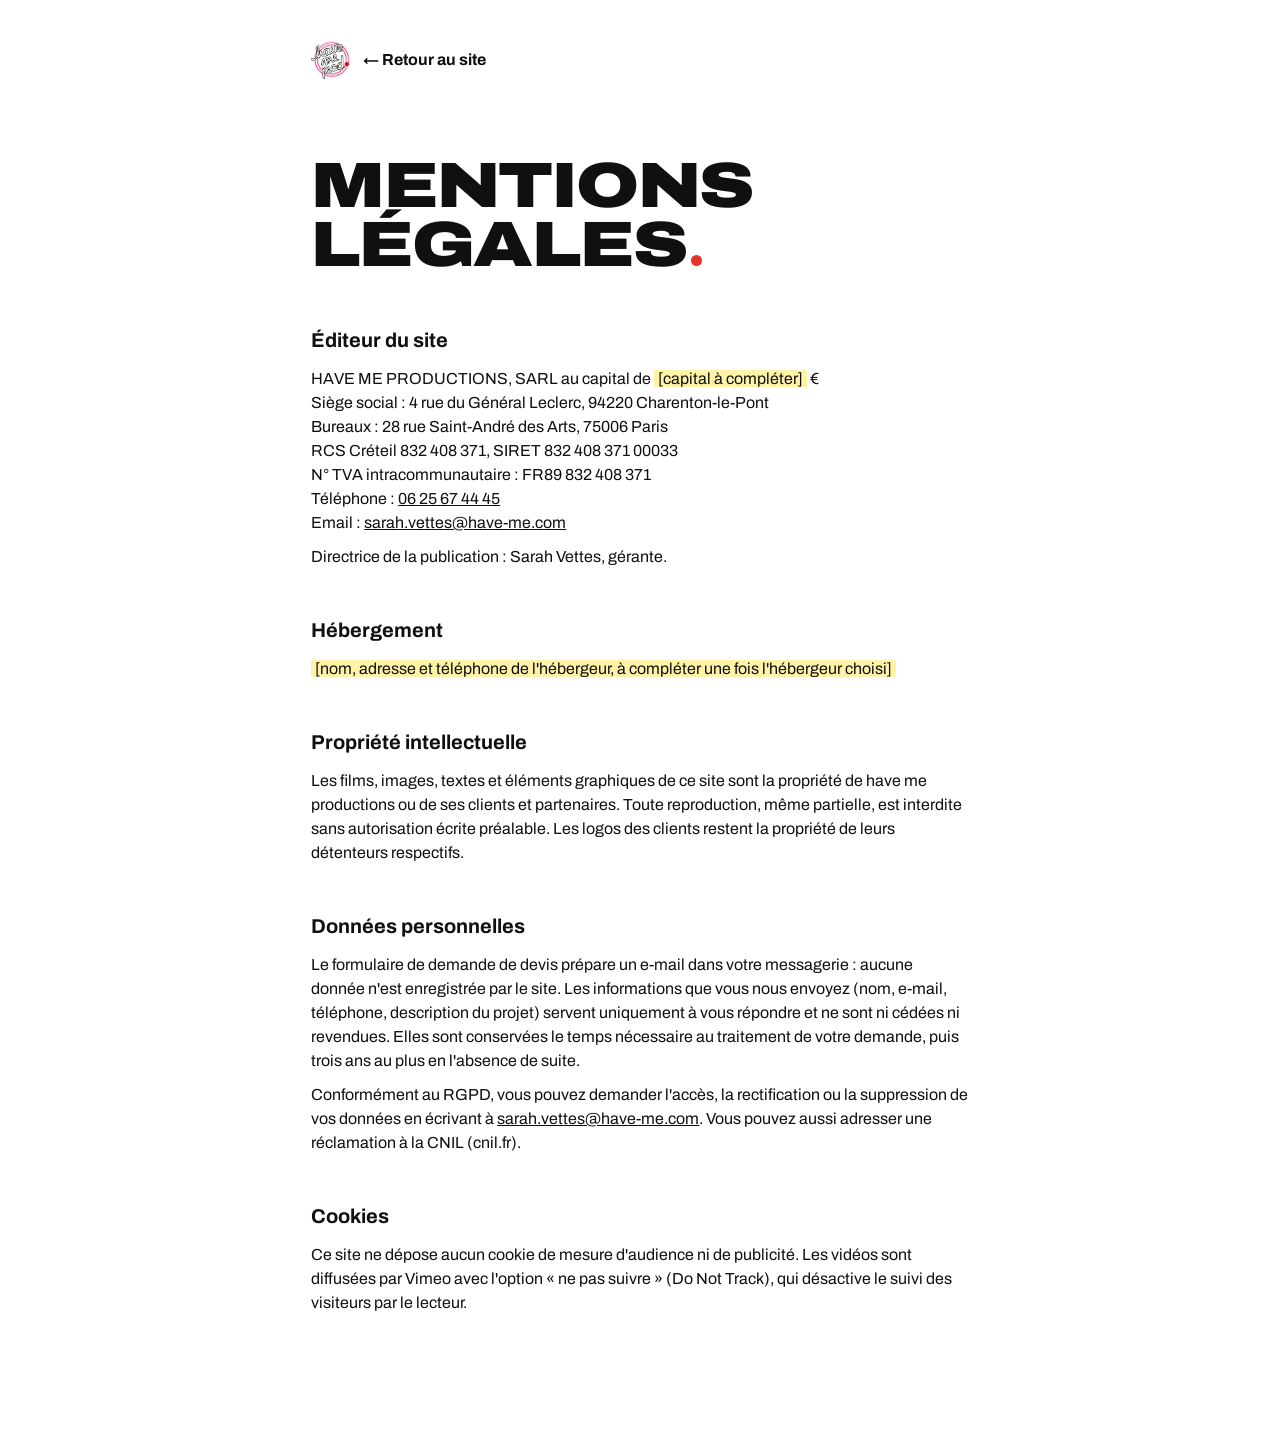
<file: mentions-legales.html>
<!DOCTYPE html>
<html lang="fr">
<head>
<meta charset="UTF-8">
<meta name="robots" content="noindex, nofollow">
<meta name="viewport" content="width=device-width, initial-scale=1.0">
<title>Mentions légales — have me productions</title>
<meta name="description" content="Mentions légales et politique de confidentialité du site have me productions, agence de création audiovisuelle à Paris.">
<link rel="canonical" href="https://have-me.com/mentions-legales.html">
<link rel="icon" href="public/logohaveme.jpeg">
<link rel="preconnect" href="https://fonts.googleapis.com">
<link rel="preconnect" href="https://fonts.gstatic.com" crossorigin>
<link href="https://fonts.googleapis.com/css2?family=Archivo:ital,wdth,wght@0,62..125,100..900;1,62..125,100..900&family=Caveat:wght@400..700&display=swap" rel="stylesheet">
<link rel="stylesheet" href="css/style.css?v=1792332435">
<style>
  .legal{max-width:760px;margin:0 auto;padding:40px var(--gouttiere) 120px}
  .legal__retour{display:inline-flex;align-items:center;gap:12px;font-weight:700;text-decoration:none}
  .legal__retour img{border-radius:50%}
  .legal h1{font-size:clamp(2.2rem,6vw,4rem);margin:70px 0 50px}
  .legal h2{font-size:1.25rem;margin:46px 0 12px}
  .legal p,.legal li{margin-bottom:10px}
  .legal ul{padding-left:1.2em}
  .legal .a-completer{background:#fff3a8;padding:0 4px}
</style>
</head>
<body>
<main class="legal">
  <a class="legal__retour" href="./"><img src="public/logohaveme.jpeg" alt="" width="40" height="40">← Retour au site</a>

  <h1 class="titre">Mentions <span class="nowrap">légales<span class="point" aria-hidden="true"></span></span></h1>

  <h2>Éditeur du site</h2>
  <p>
    HAVE ME PRODUCTIONS, SARL au capital de <span class="a-completer">[capital à compléter]</span> €<br>
    Siège social : 4 rue du Général Leclerc, 94220 Charenton-le-Pont<br>
    Bureaux : 28 rue Saint-André des Arts, 75006 Paris<br>
    RCS Créteil 832 408 371, SIRET 832 408 371 00033<br>
    N° TVA intracommunautaire : FR89 832 408 371<br>
    Téléphone : <a href="tel:+33625674445">06 25 67 44 45</a><br>
    Email : <a href="mailto:sarah.vettes@have-me.com">sarah.vettes@have-me.com</a>
  </p>
  <p>Directrice de la publication : Sarah Vettes, gérante.</p>

  <h2>Hébergement</h2>
  <p><span class="a-completer">[nom, adresse et téléphone de l'hébergeur, à compléter une fois l'hébergeur choisi]</span></p>

  <h2>Propriété intellectuelle</h2>
  <p>
    Les films, images, textes et éléments graphiques de ce site sont la propriété de
    have me productions ou de ses clients et partenaires. Toute reproduction, même
    partielle, est interdite sans autorisation écrite préalable. Les logos des clients
    restent la propriété de leurs détenteurs respectifs.
  </p>

  <h2>Données personnelles</h2>
  <p>
    Le formulaire de demande de devis prépare un e-mail dans votre messagerie : aucune
    donnée n'est enregistrée par le site. Les informations que vous nous envoyez (nom,
    e-mail, téléphone, description du projet) servent uniquement à vous répondre et ne
    sont ni cédées ni revendues. Elles sont conservées le temps nécessaire au traitement
    de votre demande, puis trois ans au plus en l'absence de suite.
  </p>
  <p>
    Conformément au RGPD, vous pouvez demander l'accès, la rectification ou la suppression
    de vos données en écrivant à <a href="mailto:sarah.vettes@have-me.com">sarah.vettes@have-me.com</a>.
    Vous pouvez aussi adresser une réclamation à la CNIL (cnil.fr).
  </p>

  <h2>Cookies</h2>
  <p>
    Ce site ne dépose aucun cookie de mesure d'audience ni de publicité. Les vidéos sont
    diffusées par Vimeo avec l'option « ne pas suivre » (Do Not Track), qui désactive le
    suivi des visiteurs par le lecteur.
  </p>
</main>
</body>
</html>
</file>
<file: css/style.css>
/* ==========================================================================
   have me productions — thème « point rouge », v2 (motion premium)
   Galerie blanche, encre noire, rose néon, point rouge signature.
   ========================================================================== */
:root{
  --blanc:#ffffff;
  --papier:#f6f4f0;
  --encre:#101010;
  --gris:#6e6a66;
  --gris-clair:#d8d4cf;
  --rose:#ff2e88;
  --rouge:#e63329;
  --rayon:18px;
  --ease:cubic-bezier(.16,1,.3,1);
  --gouttiere:clamp(20px,4vw,56px);
}
*{margin:0;padding:0;box-sizing:border-box}
html{-webkit-text-size-adjust:100%}
html:not(.lenis){scroll-behavior:smooth}
html.lenis,html.lenis body{height:auto}
.lenis.lenis-stopped{overflow:hidden}
body{
  font-family:'Archivo',system-ui,sans-serif;
  background:var(--blanc);
  color:var(--encre);
  line-height:1.5;
  -webkit-font-smoothing:antialiased;
  overflow-x:clip;
}
img{max-width:100%;display:block}
a{color:inherit}
button{font:inherit;color:inherit}
::selection{background:var(--rose);color:var(--blanc)}
.script{font-family:'Caveat',cursive;font-weight:700}
:focus-visible{outline:2.5px solid var(--rose);outline-offset:3px;border-radius:4px}

.titre{
  font-weight:900;
  font-variation-settings:"wdth" 122;
  text-transform:uppercase;
  letter-spacing:-.02em;
  line-height:.92;
}
.point{
  display:inline-block;width:.17em;height:.17em;border-radius:50%;
  background:var(--rouge);margin-left:.07em;vertical-align:baseline;
}
.eyebrow{
  font-family:'Caveat',cursive;font-weight:700;
  font-size:clamp(1.35rem,2.2vw,1.7rem);color:var(--rose);
  transform:rotate(-1.5deg);display:inline-block;
}
.section{padding:clamp(90px,12vw,160px) var(--gouttiere)}
.section__inner{max-width:1320px;margin:0 auto}
.section__titre{font-size:clamp(2.4rem,6.4vw,5.6rem);margin-top:10px}

/* ---------- boutons ---------- */
.btn{
  position:relative;overflow:hidden;isolation:isolate;
  display:inline-flex;align-items:center;gap:10px;
  background:var(--encre);color:var(--blanc);
  padding:14px 26px;border-radius:999px;
  text-decoration:none;font-weight:600;font-size:.95rem;
  border:none;cursor:pointer;
  transition:color .4s var(--ease);
}
/* remplissage rose qui monte depuis le bas */
.btn::before{
  content:"";position:absolute;inset:0;z-index:-1;border-radius:inherit;
  background:var(--rose);transform:translateY(101%);
  transition:transform .55s var(--ease);
}
.btn:hover::before,.btn:focus-visible::before{transform:none}
.btn .dot{width:8px;height:8px;border-radius:50%;background:var(--rouge);flex:none;transition:background .3s ease,transform .4s var(--ease)}
.btn:hover .dot{background:var(--blanc);transform:scale(1.4)}
.btn--rose{background:var(--rose)}
.btn--rose::before{background:var(--blanc)}
.btn--rose:hover{color:var(--encre)}
.btn--rose:hover .dot{background:var(--rouge)}

/* lien « roll » : le libellé glisse et laisse place à son double */
.roll{text-decoration:none;display:inline-block;overflow:hidden;vertical-align:bottom}
.roll span{display:inline-block;position:relative;transition:transform .5s var(--ease)}
.roll span::after{
  content:attr(data-t);position:absolute;left:0;top:100%;color:var(--rose);
}
.roll:hover span,.roll:focus-visible span{transform:translateY(-100%)}

/* ---------- intro (rideau) ---------- */
.intro{display:none}
.avec-intro .intro{
  position:fixed;inset:0;z-index:200;display:flex;flex-direction:column;justify-content:space-between;
  padding:28px var(--gouttiere);background:var(--encre);color:var(--blanc);
  /* secours si le JS ne se charge pas : le rideau s'efface seul */
  animation:introSecours .6s ease 6s forwards;
}
@keyframes introSecours{to{opacity:0;visibility:hidden}}
.intro__haut{display:flex;justify-content:space-between;align-items:baseline;font-weight:600}
.intro__marque{font-weight:900;font-variation-settings:"wdth" 122;text-transform:uppercase;font-size:1.1rem;letter-spacing:.02em}
.intro__lieu{font-family:'Caveat',cursive;font-size:1.5rem;color:var(--rose)}
.intro__compteur{
  font-weight:900;font-variation-settings:"wdth" 125;line-height:.8;
  font-size:clamp(6rem,22vw,20rem);letter-spacing:-.04em;align-self:flex-end;
  display:flex;align-items:flex-start;overflow:hidden;
}
.intro__compteur b{font-weight:inherit;display:inline-block;font-variant-numeric:tabular-nums}
.intro__barre{position:absolute;left:0;right:0;bottom:0;height:4px;background:rgba(255,255,255,.08)}
.intro__barre i{position:absolute;inset:0;background:linear-gradient(90deg,var(--rouge),var(--rose));transform:scaleX(0);transform-origin:0 50%}

/* ---------- header ---------- */
.header{
  position:fixed;top:0;left:0;right:0;z-index:80;
  display:flex;align-items:center;justify-content:space-between;
  padding:14px var(--gouttiere);
  transition:background .4s ease,box-shadow .4s ease;
}
.header.plein{
  background:rgba(255,255,255,.82);
  backdrop-filter:blur(16px) saturate(1.4);-webkit-backdrop-filter:blur(16px) saturate(1.4);
  box-shadow:0 1px 0 rgba(16,16,16,.06);
}
.header__logo{display:flex;align-items:center;gap:12px;text-decoration:none}
.header__logo img{width:48px;height:48px;object-fit:cover;border-radius:50%;transition:transform .8s var(--ease)}
.header__logo:hover img{transform:rotate(-20deg) scale(1.06)}
.header__nom{font-weight:900;font-variation-settings:"wdth" 122;text-transform:uppercase;font-size:.95rem;letter-spacing:.01em}
.header__nom b{color:var(--rose);margin-left:.3em}
.header__nav ul{display:flex;gap:30px;align-items:center;list-style:none}
.header__nav a{font-size:.92rem;font-weight:600}
.burger{display:none;background:none;border:none;cursor:pointer;padding:12px;position:relative;z-index:2}
.burger span{display:block;width:26px;height:2px;background:var(--encre);margin:6px 0;transition:transform .5s var(--ease)}
.nav-ouverte .burger span:nth-child(1){transform:translateY(4px) rotate(45deg)}
.nav-ouverte .burger span:nth-child(2){transform:translateY(-4px) rotate(-45deg)}

/* ---------- hero : mise en page de base (sans motion) ---------- */
.hero{position:relative;padding:150px var(--gouttiere) 0}
.hero__texte{max-width:1320px;margin:0 auto;position:relative;z-index:2}
.hero__h1{font-size:inherit;font-weight:inherit}
.hero__titre{display:block;font-size:clamp(2.4rem,7.4vw,8.4rem);margin-top:14px}
.hero__ligne{display:block;white-space:nowrap}
.hero__titre .cercle{position:relative;display:inline-block;white-space:nowrap}
.hero__titre .cercle svg{
  position:absolute;inset:-18% -7%;width:114%;height:136%;
  overflow:visible;pointer-events:none;
}
.hero__titre .cercle path{
  fill:none;stroke:var(--rose);stroke-width:7;stroke-linecap:round;vector-effect:non-scaling-stroke;
  stroke-dasharray:3000;stroke-dashoffset:0;
  filter:drop-shadow(0 0 6px rgba(255,46,136,.45));
}
.hero__bas{display:flex;justify-content:space-between;align-items:flex-end;gap:32px;margin-top:34px;flex-wrap:wrap}
.hero__sub{font-size:1.08rem;color:var(--gris);max-width:44ch}
.hero__sub strong{color:var(--encre)}
.hero__actions{display:flex;gap:26px;align-items:center}
.hero__scroll{
  display:inline-flex;align-items:center;gap:10px;
  font-size:.75rem;font-weight:700;letter-spacing:.2em;text-transform:uppercase;color:var(--gris);
}
.hero__scroll i{width:1px;height:38px;background:var(--gris-clair);position:relative;overflow:hidden}
.hero__scroll i::after{
  content:"";position:absolute;left:0;top:0;width:100%;height:40%;background:var(--rose);
  animation:goutte 1.8s var(--ease) infinite;
}
@keyframes goutte{from{transform:translateY(-100%)}to{transform:translateY(260%)}}

.hero__scene{position:relative;max-width:1320px;margin:60px auto 0}
.screen{
  position:relative;display:block;width:100%;aspect-ratio:16/9;overflow:hidden;cursor:pointer;
  border:none;padding:0;background:var(--encre);border-radius:var(--rayon);
}
.screen img,.screen iframe{position:absolute;inset:0;width:100%;height:100%;object-fit:cover;border:0}
.screen iframe{pointer-events:none;opacity:0;transition:opacity 1s ease}
.screen.ambiant-actif iframe{opacity:1}
.screen__voile{position:absolute;inset:0;background:linear-gradient(180deg,transparent 55%,rgba(16,16,16,.55))}
.screen__legende{
  position:absolute;left:0;right:0;top:50%;transform:translateY(-50%);
  display:flex;justify-content:center;gap:.04em;pointer-events:none;
  font-weight:900;font-variation-settings:"wdth" 125;text-transform:uppercase;
  font-size:clamp(3.4rem,15vw,16rem);line-height:.8;letter-spacing:-.04em;color:var(--blanc);
  mix-blend-mode:difference;opacity:0;
}
.screen__mot{display:inline-block}
.screen__mot:last-child{color:var(--rose);mix-blend-mode:normal}
.screen__badge{
  position:absolute;left:20px;bottom:18px;z-index:2;
  display:inline-flex;align-items:center;gap:9px;
  background:rgba(16,16,16,.6);color:var(--blanc);
  font-size:.75rem;font-weight:700;letter-spacing:.12em;text-transform:uppercase;
  padding:9px 15px;border-radius:999px;backdrop-filter:blur(8px);-webkit-backdrop-filter:blur(8px);
}
.screen__badge b{color:var(--rose)}
.screen__badge i{width:8px;height:8px;border-radius:50%;background:var(--rouge);animation:pulse 1.2s ease-in-out infinite}
.annotation{
  display:none;position:absolute;z-index:4;
  font-size:1.5rem;transform:rotate(3deg);color:var(--encre);
  display:flex;align-items:center;gap:6px;pointer-events:none;
}
.annotation svg{width:46px;height:34px;transform:translateY(14px)}
.annotation svg path{fill:none;stroke:var(--rose);stroke-width:2.5;stroke-linecap:round}
@keyframes pulse{50%{transform:scale(1.7);opacity:.35}}

/* ---------- hero : mode cinéma (posé en JS) ----------
   La scène couvre tout l'écran ; un clip-path la réduit à une carte en bas
   à droite. --p (0 → 1, piloté au scroll) ouvre le film plein cadre. */
.motion .hero{height:100vh;height:100svh;padding:0;overflow:hidden}
/* bas du titre (padding 130 + eyebrow + marge 14 + 2 lignes à .92) : la carte vidéo
   commence assez bas pour laisser la place à l'annotation « tourné à Cannes ! » */
.motion .hero{
  --titre-bas:calc(144px + 1.5 * clamp(1.35rem,2.2vw,1.7rem) + 1.84 * clamp(2.4rem,7.4vw,8.4rem));
  --t:max(52svh,calc(var(--titre-bas) + 78px));
}
.motion .hero__texte{position:static;padding:130px var(--gouttiere) 0;max-width:none}
.motion .hero__texte > *{max-width:1320px}
.motion .hero__bas{position:absolute;z-index:2;left:var(--gouttiere);bottom:6svh;margin:0;flex-direction:column;align-items:flex-start;max-width:min(40vw,520px)}
.motion .hero__scene{
  --p:0;--r:var(--gouttiere);--b:6svh;--l:50vw;
  position:absolute;inset:0;margin:0;max-width:none;z-index:3;
  clip-path:inset(
    calc(var(--t) * (1 - var(--p))) calc(var(--r) * (1 - var(--p)))
    calc(var(--b) * (1 - var(--p))) calc(var(--l) * (1 - var(--p)))
    round calc(var(--rayon) * (1 - var(--p))));
  will-change:clip-path;
}
.motion .screen{position:absolute;inset:0;width:100%;height:100%;aspect-ratio:auto;border-radius:0}
.motion .screen img{transform:scale(calc(1.25 - .25 * var(--p)))}
.motion .screen__badge{
  left:calc(var(--l) * (1 - var(--p)) + 20px);
  bottom:calc(var(--b) * (1 - var(--p)) + 18px);
}
.motion .annotation{display:flex;top:calc(var(--t) - 58px);left:calc(50vw + 8px)}

/* ---------- clients (marquee piloté par la vitesse de scroll) ---------- */
.clients{padding:56px 0 46px;border-bottom:1px solid rgba(16,16,16,.07);overflow:hidden}
.clients__label{
  text-align:center;font-size:.72rem;font-weight:700;letter-spacing:.24em;text-transform:uppercase;
  color:var(--gris);margin-bottom:30px;
}
.clients__piste{overflow:hidden;mask-image:linear-gradient(90deg,transparent,#000 12%,#000 88%,transparent)}
.clients__inner{display:flex;gap:80px;width:max-content;animation:defile 50s linear infinite}
.js-marquee .clients__inner{animation:none}
.clients__inner img{
  height:46px;width:auto;object-fit:contain;
  filter:grayscale(1) opacity(.5);transition:filter .3s ease;
}
.clients__inner img:hover{filter:none}
@keyframes defile{to{transform:translateX(-50%)}}

/* ---------- manifeste ---------- */
.manifeste__texte{
  font-size:clamp(1.9rem,4.6vw,4.2rem);
  font-weight:800;line-height:1.14;letter-spacing:-.02em;max-width:22ch;
  margin-top:28px;
}
.manifeste__texte em{font-style:normal;color:var(--rose)}
.pastille{
  display:inline-block;vertical-align:middle;
  width:1.7em;height:.95em;margin:0 .12em .12em;border-radius:999px;overflow:hidden;
  background:var(--encre);
}
.pastille img{width:100%;height:100%;object-fit:cover}
.chiffres{
  display:grid;grid-template-columns:repeat(4,1fr);gap:24px;margin-top:clamp(60px,8vw,110px);
  border-top:1px solid rgba(16,16,16,.12);padding-top:28px;
}
.chiffre b{display:block;font-weight:900;font-variation-settings:"wdth" 122;font-size:clamp(2rem,4vw,3.4rem);line-height:1;letter-spacing:-.02em;font-variant-numeric:tabular-nums}
.chiffre span{display:block;margin-top:8px;font-size:.78rem;font-weight:600;letter-spacing:.14em;text-transform:uppercase;color:var(--gris)}

/* ---------- sélection (défilement horizontal) ---------- */
.selection{background:var(--papier);overflow:hidden}
.selection__piste{
  display:flex;align-items:center;gap:clamp(24px,3vw,48px);
  height:100vh;height:100svh;padding:90px var(--gouttiere) 40px;width:max-content;
}
.selection__intro{width:min(40vw,560px);flex:none}
/* « tournages. » fait 8,35 em de large : la taille suit la colonne pour qu'il tienne */
.selection__titre{font-size:min(4.6vw,4.1rem);margin-top:10px}
.selection__aide{margin-top:22px;color:var(--gris);max-width:28ch}
.selection__rail{display:flex;gap:clamp(24px,3vw,48px);align-items:center;will-change:transform}
.une{
  flex:none;display:block;background:none;border:none;padding:0;cursor:pointer;text-align:left;
  height:min(62svh,620px);
}
.une__media{
  display:block;position:relative;height:calc(100% - 64px);aspect-ratio:16/9;
  border-radius:var(--rayon);overflow:hidden;background:var(--encre);
}
.une--v .une__media{aspect-ratio:9/16}
.une__media img{position:absolute;inset:0;width:100%;height:100%;object-fit:cover;transform:scale(1.18)}
.une__media iframe{position:absolute;inset:0;width:100%;height:100%;border:0;opacity:0;transition:opacity .6s ease;pointer-events:none;z-index:1}
.une.apercu .une__media iframe{opacity:1}
.une__num{
  position:absolute;left:16px;top:12px;z-index:2;
  font-family:'Caveat',cursive;font-weight:700;font-size:1.6rem;color:var(--blanc);
  text-shadow:0 2px 12px rgba(0,0,0,.4);
}
.une__duree{
  position:absolute;right:14px;bottom:12px;z-index:2;background:rgba(16,16,16,.65);
  color:var(--blanc);font-size:.75rem;font-weight:700;padding:4px 10px;border-radius:999px;
  backdrop-filter:blur(6px);-webkit-backdrop-filter:blur(6px);
}
.une__titre{display:block;margin-top:16px;font-weight:700;font-size:1.02rem;line-height:1.3;max-width:34ch}
.une__meta{display:block;margin-top:4px;font-size:.74rem;font-weight:700;letter-spacing:.14em;text-transform:uppercase;color:var(--gris)}
.une__meta b{color:var(--rose)}
.selection__fin{
  flex:none;width:min(30vw,380px);aspect-ratio:1;border-radius:50%;
  display:flex;flex-direction:column;align-items:center;justify-content:center;gap:12px;
  background:var(--encre);color:var(--blanc);text-decoration:none;text-align:center;
  transition:background .5s var(--ease),transform .6s var(--ease);
}
.selection__fin .titre{font-size:clamp(1.4rem,2.4vw,2.2rem)}
.selection__fleche{font-size:2rem;transition:transform .5s var(--ease)}
.selection__fin:hover{background:var(--rose);transform:scale(1.04)}
.selection__fin:hover .selection__fleche{transform:translateX(10px)}

/* ---------- catalogue ---------- */
.catalogue{background:var(--papier);padding-top:clamp(40px,6vw,80px)}
.catalogue__tete{display:flex;justify-content:space-between;align-items:flex-end;gap:24px;flex-wrap:wrap;margin-bottom:44px}
.filtres{display:flex;gap:10px;flex-wrap:wrap}
.filtre{
  font-size:.9rem;font-weight:600;
  padding:10px 20px;border-radius:999px;cursor:pointer;
  border:1.5px solid rgba(16,16,16,.2);background:transparent;
  transition:background .3s ease,border-color .3s ease,color .3s ease,box-shadow .3s ease;
}
.filtre sup{font-size:.68em;font-weight:700;margin-left:2px;opacity:.6}
.filtre:hover{border-color:var(--encre)}
.filtre.actif{background:var(--encre);border-color:var(--encre);color:var(--blanc)}
.filtre.actif sup{color:var(--rose);opacity:1}
.grille{display:grid;grid-template-columns:repeat(3,1fr);gap:44px 28px}
.carte{display:block;background:none;border:none;padding:0;cursor:pointer;text-align:left;perspective:900px}
.catalogue__plus,.catalogue__plus[hidden]{display:none}
.carte.cachee{display:none}
.carte__media{
  display:block;position:relative;border-radius:var(--rayon);overflow:hidden;aspect-ratio:16/9;
  background:var(--encre);transform-style:preserve-3d;
  transition:transform .6s var(--ease),box-shadow .6s var(--ease);
}
.carte:hover .carte__media{box-shadow:0 30px 60px -28px rgba(16,16,16,.5)}
.carte__media img{position:absolute;inset:0;width:100%;height:100%;object-fit:cover;transition:transform .9s var(--ease)}
.carte:hover .carte__media img{transform:scale(1.07)}
.carte__media iframe{
  position:absolute;inset:0;width:100%;height:100%;border:0;background:var(--encre);
  opacity:0;transition:opacity .55s ease;pointer-events:none;z-index:1;
}
.carte.apercu .carte__media iframe{opacity:1}
.carte__duree,.carte__format,.carte__media .charge{z-index:2}
.carte__duree{
  position:absolute;right:12px;bottom:10px;background:rgba(16,16,16,.65);
  color:var(--blanc);font-size:.75rem;font-weight:700;padding:4px 10px;border-radius:999px;
  transition:background .3s ease;
}
.carte.apercu .carte__duree{background:var(--rose)}
.carte__format{
  position:absolute;left:12px;top:10px;background:var(--rose);
  color:var(--blanc);font-size:.68rem;font-weight:700;letter-spacing:.1em;
  padding:4px 10px;border-radius:999px;text-transform:uppercase;
}
.carte__media .charge{
  position:absolute;right:14px;top:12px;width:9px;height:9px;border-radius:50%;
  background:var(--rouge);opacity:0;transition:opacity .2s ease;
}
.carte.charge-en-cours .carte__media .charge{opacity:1;animation:pulse 1s ease-in-out infinite}
.carte__titre{display:block;margin-top:16px;font-weight:700;font-size:1.02rem;line-height:1.3;transition:color .3s ease}
.carte:hover .carte__titre{color:var(--rose)}
.carte__meta{
  display:block;margin-top:4px;font-size:.74rem;font-weight:700;letter-spacing:.14em;
  text-transform:uppercase;color:var(--gris);
}
.carte__meta b{color:var(--rose)}

/* ---------- études de cas (cartes empilées) ---------- */
.cas__liste{display:grid;gap:8vh;margin-top:60px}
.cas__carte{
  position:sticky;top:calc(96px + var(--i, 0) * 22px);
  display:grid;grid-template-columns:1.15fr 1fr;
  min-height:min(72vh,640px);
  border-radius:calc(var(--rayon) + 8px);overflow:hidden;
  background:var(--papier);border:1px solid rgba(16,16,16,.07);
  box-shadow:0 -20px 60px -40px rgba(16,16,16,.35);
  transform-origin:50% 0;
}
.cas__media{position:relative;overflow:hidden;background:var(--encre)}
.cas__media img{position:absolute;inset:0;width:100%;height:100%;object-fit:cover;transition:opacity 1s ease}
.cas__media iframe{position:absolute;border:0;opacity:0;transition:opacity 1s ease;pointer-events:none}
.cas__media.joue iframe{opacity:1}
.cas__media.joue img{opacity:0}
.cas__media::after{
  content:"";position:absolute;inset:0;pointer-events:none;
  background:linear-gradient(105deg,rgba(16,16,16,.35),transparent 62%);
}
.cas__numero{
  position:absolute;left:24px;top:18px;z-index:2;
  font-weight:900;font-variation-settings:"wdth" 125;font-size:clamp(3rem,6vw,5.4rem);
  line-height:1;color:var(--blanc);letter-spacing:-.04em;
}
.cas__badge-live{
  position:absolute;right:16px;top:16px;z-index:2;
  display:inline-flex;align-items:center;gap:7px;
  background:rgba(16,16,16,.62);backdrop-filter:blur(6px);-webkit-backdrop-filter:blur(6px);
  color:var(--blanc);font-size:.68rem;font-weight:700;letter-spacing:.16em;
  text-transform:uppercase;padding:6px 12px;border-radius:999px;
  opacity:0;transform:translateY(-6px);transition:all .4s ease;
}
.cas__media.joue .cas__badge-live{opacity:1;transform:none}
.cas__badge-live i{width:7px;height:7px;border-radius:50%;background:var(--rouge);animation:pulse 1.2s ease-in-out infinite}
.cas__texte{padding:clamp(32px,4vw,56px);display:flex;flex-direction:column;justify-content:center}
.cas__client{font-size:.78rem;font-weight:700;letter-spacing:.16em;text-transform:uppercase;color:var(--rose)}
.cas__titre{font-size:clamp(1.6rem,3vw,2.6rem);margin-top:12px}
.cas__desc{margin-top:18px;color:var(--gris);font-size:.98rem}
.cas__chiffres{display:flex;gap:34px;margin-top:28px;flex-wrap:wrap}
.cas__chiffre b{font-size:1.9rem;font-weight:900;display:block;font-variant-numeric:tabular-nums}
.cas__chiffre span{font-size:.76rem;color:var(--gris);letter-spacing:.1em;text-transform:uppercase}
.cas__lien{
  margin-top:30px;font-weight:700;color:var(--encre);align-self:flex-start;
  display:inline-flex;align-items:center;gap:12px;background:none;border:none;
  cursor:pointer;font-size:1rem;padding:0;
}
.cas__lien span{background:linear-gradient(var(--rose),var(--rose)) 0 100%/0 2px no-repeat;transition:background-size .5s var(--ease)}
.cas__lien i{
  font-style:normal;width:42px;height:42px;border-radius:50%;display:grid;place-items:center;
  border:1.5px solid var(--encre);transition:background .4s var(--ease),border-color .4s,color .4s,transform .5s var(--ease);
}
.cas__lien:hover span{background-size:100% 2px}
.cas__lien:hover i{background:var(--rose);border-color:var(--rose);color:var(--blanc);transform:rotate(-45deg)}

/* ---------- services (liste éditoriale) ---------- */
.services{background:var(--blanc);position:relative}
.services__liste{list-style:none;margin-top:60px;border-bottom:1px solid rgba(16,16,16,.14)}
.service{
  position:relative;display:grid;grid-template-columns:90px 1fr minmax(0,34ch);gap:24px;align-items:center;
  padding:clamp(26px,3.4vw,44px) 0;border-top:1px solid rgba(16,16,16,.14);
  isolation:isolate;
}
.service::before{
  content:"";position:absolute;inset:0 calc(var(--gouttiere) * -1);z-index:-1;background:var(--encre);
  transform:scaleY(0);transform-origin:50% 100%;transition:transform .6s var(--ease);
}
.service__num{font-family:'Caveat',cursive;font-weight:700;font-size:1.6rem;color:var(--rose)}
.service__nom{font-size:clamp(1.8rem,4.6vw,4.4rem);transition:transform .6s var(--ease),color .4s ease}
.service__detail{color:var(--gris);font-size:.95rem;transition:color .4s ease}
.service__nom a{text-decoration:none}
.service__nom a::after{content:"";position:absolute;inset:0} /* toute la ligne est cliquable */
@media (hover:hover){
  .service:hover::before{transform:scaleY(1);transform-origin:50% 0}
  .service:hover .service__nom{color:var(--blanc);transform:translateX(24px)}
  .service:hover .service__detail{color:rgba(255,255,255,.7)}
}
.services__flottant{
  position:fixed;left:0;top:0;z-index:60;pointer-events:none;
  width:min(26vw,360px);aspect-ratio:4/3;margin:calc(min(26vw,360px) * -.375) 0 0 calc(min(26vw,360px) * -.5);
  border-radius:var(--rayon);overflow:hidden;visibility:hidden;
}
.services__images{position:relative;width:100%;height:100%}
.services__images img{width:100%;height:100%;object-fit:cover}

/* ---------- process (numéro collant) ---------- */
.process{background:var(--papier)}
.process__inner{display:grid;grid-template-columns:1fr 1.1fr;gap:clamp(40px,6vw,100px)}
.process__gauche{position:sticky;top:120px;align-self:start}
.process .section__titre{font-size:clamp(2.2rem,4.4vw,4.2rem)}
.process__compteur{
  display:flex;align-items:flex-start;margin-top:40px;
  font-weight:900;font-variation-settings:"wdth" 125;letter-spacing:-.05em;line-height:.85;
}
.process__chiffres{
  display:flex;flex-direction:column;height:.85em;overflow:hidden;
  font-size:clamp(6rem,15vw,14rem);
}
.process__chiffres b{display:block;font-weight:inherit;height:.85em;transition:transform .9s var(--ease);transform:translateY(calc(var(--etape, 0) * -100%))}
.process__total{font-size:clamp(1.4rem,2.4vw,2rem);color:var(--rose);margin-left:10px;margin-top:.4em}
.process__ligne{height:3px;margin-top:30px;background:rgba(16,16,16,.1);border-radius:3px;overflow:hidden;max-width:420px}
.process__ligne i{display:block;height:100%;background:linear-gradient(90deg,var(--rouge),var(--rose));transform:scaleX(0);transform-origin:0 50%}
.process__etapes{padding-top:clamp(20px,14vh,140px)}
.etape{padding:0 0 clamp(80px,22vh,220px);transition:opacity .6s ease}
.js .etape{opacity:.22}
.js .etape.active,.no-motion .etape{opacity:1}
.etape h3{font-size:clamp(1.8rem,3.6vw,3.2rem)}
.etape p{color:var(--gris);margin-top:16px;max-width:46ch;font-size:1.06rem}
.etape .script{color:var(--rose);font-size:1.35rem;display:inline-block;transform:rotate(-2deg)}

/* ---------- devis ---------- */
.devis{position:relative;overflow:hidden;background:var(--encre);color:var(--blanc)}
.devis__geant{font-size:clamp(3.2rem,11.5vw,12rem);line-height:.86;color:var(--blanc);letter-spacing:-.035em}
.devis__inner{display:grid;grid-template-columns:1fr 1.25fr;gap:clamp(40px,6vw,90px);margin-top:clamp(50px,7vw,90px)}
.devis__intro{font-size:1.08rem;color:rgba(255,255,255,.72);margin-top:18px;max-width:40ch}
.devis__coord{margin-top:40px;display:grid;gap:18px;font-size:.98rem}
.devis__coord a{color:var(--blanc);text-decoration:none;font-weight:600;transition:color .3s ease}
.devis__coord a:hover{color:var(--rose)}
.devis__coord .lbl{display:block;font-size:.72rem;letter-spacing:.16em;text-transform:uppercase;color:rgba(255,255,255,.45);margin-bottom:3px}
.form{display:grid;gap:28px 24px;grid-template-columns:1fr 1fr}
.form .plein{grid-column:1/-1}
/* champs à libellé flottant : ligne fine qui s'allume en rose */
.champ{position:relative}
.champ input,.champ select,.champ textarea{
  width:100%;padding:24px 0 10px;background:transparent;border:none;border-radius:0;
  border-bottom:1.5px solid rgba(255,255,255,.22);color:var(--blanc);font-size:1rem;
  transition:border-color .3s ease;appearance:none;-webkit-appearance:none;
}
.champ--select select{cursor:pointer;background:url("data:image/svg+xml,%3Csvg xmlns='http://www.w3.org/2000/svg' width='12' height='8'%3E%3Cpath d='M1 1l5 5 5-5' fill='none' stroke='%23ff2e88' stroke-width='2'/%3E%3C/svg%3E") right 4px center/12px 8px no-repeat}
.champ select option{color:var(--encre)}
.champ textarea{min-height:120px;resize:vertical}
.champ label{
  position:absolute;left:0;top:24px;font-size:1rem;color:rgba(255,255,255,.5);pointer-events:none;
  transform-origin:0 0;transition:transform .45s var(--ease),color .3s ease;
}
.champ input:focus + label,.champ input:not(:placeholder-shown) + label,
.champ textarea:focus + label,.champ textarea:not(:placeholder-shown) + label,
.champ--select label{transform:translateY(-22px) scale(.78);color:rgba(255,255,255,.75)}
.champ::after{
  content:"";position:absolute;left:0;right:0;bottom:0;height:2px;background:var(--rose);
  transform:scaleX(0);transform-origin:0 50%;transition:transform .6s var(--ease);
}
.champ:focus-within::after{transform:scaleX(1)}
.champ:focus-within label{color:var(--rose)}
.champ input:focus,.champ select:focus,.champ textarea:focus{outline:none}
.form .btn{justify-self:start;font-size:1rem;padding:16px 32px}
.form__note{grid-column:1/-1;font-size:.85rem;color:rgba(255,255,255,.45)}
.devis__fond{position:absolute;inset:0;z-index:0;overflow:hidden;opacity:0;transition:opacity 1.6s ease}
.devis__fond.joue{opacity:.3}
.devis__fond iframe{position:absolute;border:0;pointer-events:none;filter:saturate(.85) contrast(1.05)}
.devis__voile{
  position:absolute;inset:0;z-index:1;pointer-events:none;
  background:
    radial-gradient(120% 90% at 85% 0%,rgba(255,46,136,.22),transparent 55%),
    linear-gradient(180deg,rgba(16,16,16,.7),rgba(16,16,16,.96));
}
.devis .section__inner{position:relative;z-index:2}

/* ---------- footer (rideau : révélé sous la page) ---------- */
.footer-rideau{position:relative;height:max(86vh,560px);clip-path:inset(0)}
.footer{
  position:fixed;left:0;right:0;bottom:0;height:max(86vh,560px);
  display:flex;flex-direction:column;justify-content:space-between;
  padding:clamp(40px,6vw,80px) var(--gouttiere) 28px;
  background:var(--rose);color:var(--encre);
}
.footer__haut{display:flex;justify-content:space-between;align-items:flex-start;gap:24px;flex-wrap:wrap}
.footer__mail{
  font-weight:900;font-variation-settings:"wdth" 122;text-transform:lowercase;text-decoration:none;
  font-size:clamp(1.4rem,3.4vw,3rem);letter-spacing:-.02em;
  background:linear-gradient(var(--encre),var(--encre)) 0 100%/0 3px no-repeat;
  transition:background-size .6s var(--ease);
}
.footer__mail:hover{background-size:100% 3px}
.footer__socials{list-style:none;display:grid;gap:6px;font-weight:700;text-align:right}
.footer__socials .roll span::after{color:var(--blanc)}
.footer__marque{
  font-size:clamp(3rem,12.6vw,15rem);line-height:.8;letter-spacing:-.05em;white-space:nowrap;
  font-variation-settings:"wdth" 125;margin:0 -.04em;width:max-content;
}
.footer__marque .point{background:var(--encre)}
.footer__bas{display:flex;justify-content:space-between;gap:18px;flex-wrap:wrap;font-size:.88rem;font-weight:600}
.footer__bas a{text-decoration:none}
.footer__bas .dot{display:inline-block;width:7px;height:7px;border-radius:50%;background:var(--rouge);margin:0 10px;vertical-align:middle}

/* ---------- lightbox ---------- */
.lightbox{
  position:fixed;inset:0;z-index:150;background:rgba(10,10,10,.94);
  display:flex;align-items:center;justify-content:center;padding:5vh 4vw;
  backdrop-filter:blur(10px);-webkit-backdrop-filter:blur(10px);
  visibility:hidden;opacity:0;transition:opacity .4s ease,visibility 0s .4s;
}
.lightbox.ouverte{visibility:visible;opacity:1;transition:opacity .4s ease}
.lightbox__cadre{position:relative;width:min(1200px,100%);aspect-ratio:16/9;max-height:85vh}
.lightbox__cadre.verticale{width:auto;aspect-ratio:9/16;height:85vh;max-width:92vw}
.lightbox__cadre iframe{width:100%;height:100%;border:0;border-radius:var(--rayon);background:#000}
.lightbox__titre{
  position:absolute;left:0;bottom:calc(100% + 14px);color:var(--blanc);
  font-weight:700;font-size:1.05rem;padding-right:70px;
}
.lightbox__fermer{
  position:absolute;right:0;bottom:calc(100% + 10px);
  width:46px;height:46px;border-radius:50%;border:1.5px solid rgba(255,255,255,.4);
  background:transparent;color:var(--blanc);font-size:1.2rem;cursor:pointer;
  display:grid;place-items:center;transition:background .3s ease,border-color .3s ease,transform .5s var(--ease);
}
.lightbox__fermer:hover{background:var(--rose);border-color:var(--rose);transform:rotate(90deg)}

/* ---------- progression, grain, curseur ---------- */
.progression{
  position:fixed;left:0;top:0;height:3px;width:100%;z-index:95;
  transform:scaleX(0);transform-origin:0 50%;
  background:linear-gradient(90deg,var(--rouge),var(--rose));
}
.grain{
  position:fixed;inset:-140px;z-index:96;pointer-events:none;opacity:.05;
  background-image:url("data:image/svg+xml,%3Csvg xmlns='http://www.w3.org/2000/svg' width='260' height='260'%3E%3Cfilter id='n'%3E%3CfeTurbulence type='fractalNoise' baseFrequency='.85' numOctaves='3' stitchTiles='stitch'/%3E%3C/filter%3E%3Crect width='260' height='260' filter='url(%23n)'/%3E%3C/svg%3E");
  animation:grain 1s steps(5) infinite;will-change:transform;
}
@keyframes grain{
  0%{transform:translate(0,0)} 20%{transform:translate(-14px,8px)}
  40%{transform:translate(10px,-12px)} 60%{transform:translate(-8px,-6px)}
  80%{transform:translate(12px,10px)} 100%{transform:translate(0,0)}
}
@media (min-width:901px){
  .curseur-actif,.curseur-actif a,.curseur-actif button{cursor:none}
  .curseur-actif input,.curseur-actif textarea,.curseur-actif select{cursor:auto}
}
.curseur,.curseur__point{position:fixed;left:0;top:0;z-index:160;pointer-events:none}
.curseur{
  width:40px;height:40px;margin:-20px 0 0 -20px;border-radius:50%;
  border:1.5px solid rgba(16,16,16,.3);display:grid;place-items:center;
  transition:width .45s var(--ease),height .45s var(--ease),margin .45s var(--ease),
             background .3s ease,border-color .3s ease;
}
.curseur__label{
  font-size:.66rem;font-weight:800;letter-spacing:.16em;text-transform:uppercase;
  color:var(--blanc);opacity:0;transition:opacity .2s ease;
}
.curseur.sur-video{width:100px;height:100px;margin:-50px 0 0 -50px;background:var(--rose);border-color:var(--rose)}
.curseur.sur-video .curseur__label{opacity:1}
.curseur.sur-lien{width:62px;height:62px;margin:-31px 0 0 -31px;background:rgba(255,46,136,.14);border-color:var(--rose)}
.curseur.sombre{border-color:rgba(255,255,255,.45)}
.curseur.cache{width:0;height:0;margin:0;border-color:transparent}
.curseur__point{width:7px;height:7px;margin:-3.5px 0 0 -3.5px;border-radius:50%;background:var(--rouge)}

/* masques de lignes SplitText : laisser respirer les jambages */
.ligne-masque{padding-bottom:.06em;margin-bottom:-.06em}
.nowrap{white-space:nowrap}

/* ---------- responsive ---------- */
@media (max-width:1024px){
  .grille{grid-template-columns:repeat(2,1fr)}
  .service{grid-template-columns:60px 1fr}
  .service__detail{grid-column:2}
  .chiffres{grid-template-columns:repeat(2,1fr)}
}
@media (max-width:900px){
  /* catalogue : 6 films, le reste derrière « Voir plus » (limiter() dans main.js) */
  .grille:not(.ouverte) .carte.au-dela{display:none}
  .catalogue__plus{display:inline-flex;margin-top:34px}
  .catalogue__plus[hidden]{display:none}
  .curseur,.curseur__point,.grain,.services__flottant{display:none}
  .header__nom{display:none}
  .header__nav{
    position:fixed;inset:0;z-index:1;background:var(--encre);
    display:flex;align-items:center;padding:100px var(--gouttiere) 40px;
    clip-path:inset(0 0 100% 0);visibility:hidden;
    transition:clip-path .8s var(--ease),visibility 0s .8s;
  }
  .nav-ouverte .header__nav{clip-path:inset(0);visibility:visible;transition:clip-path .8s var(--ease)}
  .header__nav ul{flex-direction:column;align-items:flex-start;gap:6px}
  .header__nav a.roll{font-size:clamp(2.4rem,11vw,4rem);font-weight:900;font-variation-settings:"wdth" 122;text-transform:uppercase;color:var(--blanc);line-height:1.05}
  .header__nav .btn{margin-top:22px;font-size:1rem;background:var(--rose)}
  .nav-ouverte .burger span{background:var(--blanc)}
  .burger{display:block}
  .motion .hero__scene{--t:max(60svh,430px);--l:var(--gouttiere);--b:3svh}
  .motion .hero__bas{position:static;max-width:none;margin-top:22px}
  .motion .hero__actions .btn{display:none}
  .motion .annotation{display:none}
  .selection{overflow:visible}
  .selection__piste{height:auto;width:auto;flex-direction:column;align-items:stretch;padding:90px 0 60px}
  .selection__intro{width:auto;padding:0 var(--gouttiere)}
  .selection__titre{font-size:clamp(2rem,10.4vw,3.4rem)}
  .selection__rail{overflow-x:auto;scroll-snap-type:x mandatory;padding:0 var(--gouttiere) 10px;scrollbar-width:none}
  .selection__rail::-webkit-scrollbar{display:none}
  .selection__rail{align-items:flex-start}
  .une{height:auto;width:80vw;scroll-snap-align:center}
  .screen__plus{display:none}
  .une--v{width:52vw}
  .une__media{height:auto;width:100%}
  .selection__fin{width:auto;aspect-ratio:auto;border-radius:999px;padding:22px;margin:10px var(--gouttiere) 0;flex-direction:row}
  .cas__carte{grid-template-columns:1fr;position:static;min-height:0}
  .cas__media{min-height:240px}
  .devis__inner{grid-template-columns:1fr}
  .process__inner{grid-template-columns:1fr}
  .process__gauche{position:static}
  .process__compteur,.process__ligne{display:none}
  .process__etapes{padding-top:20px}
  .etape{padding-bottom:56px}
  .js .etape{opacity:1}
}
@media (max-width:600px){
  /* catalogue mobile : 2 colonnes serrées */
  .grille{grid-template-columns:repeat(2,1fr);gap:26px 12px}
  .carte__titre{font-size:.86rem;margin-top:10px}
  .carte__meta{font-size:.6rem}

  .form{grid-template-columns:1fr}
  .chiffres{grid-template-columns:1fr 1fr}
  .service{grid-template-columns:1fr;gap:6px}
  .service__detail{grid-column:1}
  .footer__socials{text-align:left}
  .hero__titre{font-size:clamp(2.2rem,10.2vw,4rem)}
  .hero__ligne{white-space:normal}
  .motion .hero__texte{padding-top:110px}
}

@media (prefers-reduced-motion:reduce){
  *,*::before,*::after{animation:none!important;transition:none!important}
  .grain,.curseur,.curseur__point{display:none}
  .js .etape{opacity:1}
}

/* ---------- pages service (captation-video-evenement/, film-institutionnel/…) ---------- */
.page-service .header{background:rgba(255,255,255,.9)}
.ps-hero{padding:170px var(--gouttiere) clamp(60px,8vw,110px)}
.ps-hero h1{font-size:clamp(2.4rem,6.6vw,6.8rem);margin-top:14px;max-width:16ch}
.ps-hero__lead{font-size:clamp(1.05rem,1.4vw,1.25rem);color:var(--gris);max-width:58ch;margin-top:34px}
.ps-hero__actions{display:flex;gap:26px;align-items:center;flex-wrap:wrap;margin-top:36px}
.ps-lien{font-weight:700;text-decoration:none;border-bottom:2px solid var(--rose)}
.ps-section{padding:clamp(60px,9vw,120px) var(--gouttiere)}
.ps-papier{background:var(--papier)}
.ps-formats{display:grid;grid-template-columns:repeat(auto-fit,minmax(230px,1fr));gap:22px;margin-top:50px;list-style:none}
.ps-formats li{background:var(--blanc);border-radius:var(--rayon);padding:28px 26px}
.ps-formats h3{font-size:1.15rem;margin-bottom:10px}
.ps-formats p{color:var(--gris);font-size:.95rem}
.ps-formats .point{width:10px;height:10px;margin:0 0 18px;display:block}
.page-service .grille{margin-top:50px}
.page-service .carte__media iframe{position:absolute;inset:0;width:100%;height:100%;border:0}
.ps-etapes{display:grid;grid-template-columns:repeat(auto-fit,minmax(220px,1fr));gap:34px;margin-top:50px;list-style:none;counter-reset:etape}
.ps-etapes li{border-top:2px solid var(--encre);padding-top:18px}
.ps-etapes li::before{counter-increment:etape;content:"0" counter(etape);font-family:'Caveat',cursive;font-weight:700;font-size:1.6rem;color:var(--rose)}
.ps-etapes h3{font-size:1.2rem;margin:6px 0 8px}
.ps-etapes p{color:var(--gris);font-size:.95rem}
.ps-faq{max-width:860px;margin-top:40px}
.ps-faq details{border-top:1px solid rgba(16,16,16,.14);padding:22px 0}
.ps-faq details:last-child{border-bottom:1px solid rgba(16,16,16,.14)}
.ps-faq summary{cursor:pointer;font-weight:700;font-size:1.1rem;list-style:none;display:flex;justify-content:space-between;gap:20px}
.ps-faq summary::-webkit-details-marker{display:none}
.ps-faq summary::after{content:"+";color:var(--rose);font-size:1.6rem;line-height:1;transition:transform .4s var(--ease)}
.ps-faq details[open] summary::after{transform:rotate(45deg)}
.ps-faq p{color:var(--gris);margin-top:12px;max-width:65ch}
.ps-cta{background:var(--encre);color:var(--blanc);text-align:left}
.ps-cta h2{font-size:clamp(2.4rem,7vw,6.4rem);color:var(--blanc)}
.ps-cta p{color:rgba(255,255,255,.72);margin:22px 0 32px;max-width:52ch}
.ps-cta a:not(.btn){color:var(--blanc)}
.page-service .footer{position:static;height:auto;gap:70px}
#films{scroll-margin-top:80px}
@media (max-width:900px){ .ps-hero{padding-top:130px} }
@media (max-width:600px){
  .ps-hero h1{font-size:7vw}
  .page-service .section__titre,.ps-cta h2{font-size:8.4vw}
}
.ps-cas{background:var(--blanc);border-radius:var(--rayon);padding:clamp(28px,4vw,48px);margin-top:50px;max-width:900px}
.ps-cas h3{font-size:clamp(1.4rem,2.6vw,2.2rem);margin:12px 0 14px}
.ps-cas p{color:var(--gris);max-width:62ch}
.ps-autres{list-style:none;margin-top:40px;border-bottom:1px solid rgba(16,16,16,.14)}
.ps-autres a{display:flex;justify-content:space-between;align-items:center;gap:20px;padding:22px 0;border-top:1px solid rgba(16,16,16,.14);text-decoration:none;font-size:clamp(1.3rem,3vw,2.2rem)}
.ps-autres a:hover{color:var(--rose)}
@media (max-width:600px){ .ps-cas h3{font-size:5.2vw} .page-service .service__nom{font-size:6.6vw} }
</file>
